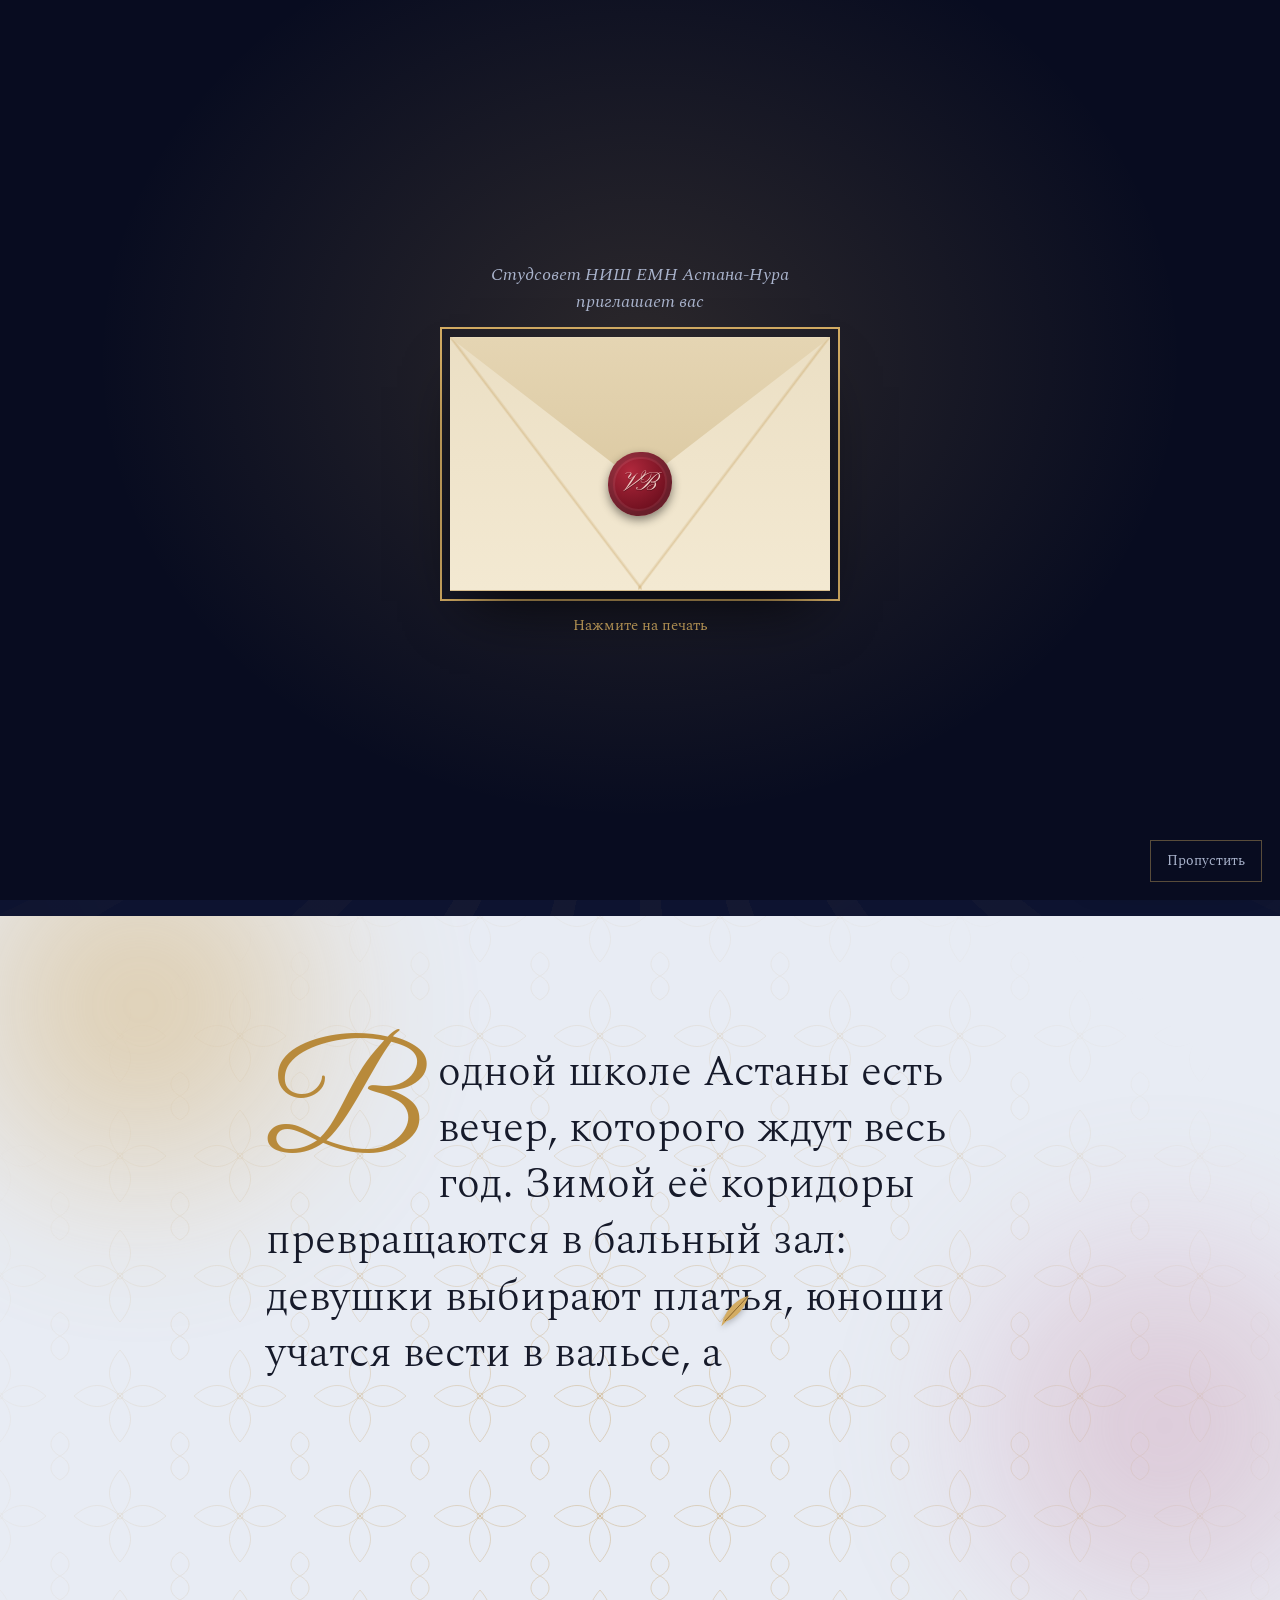
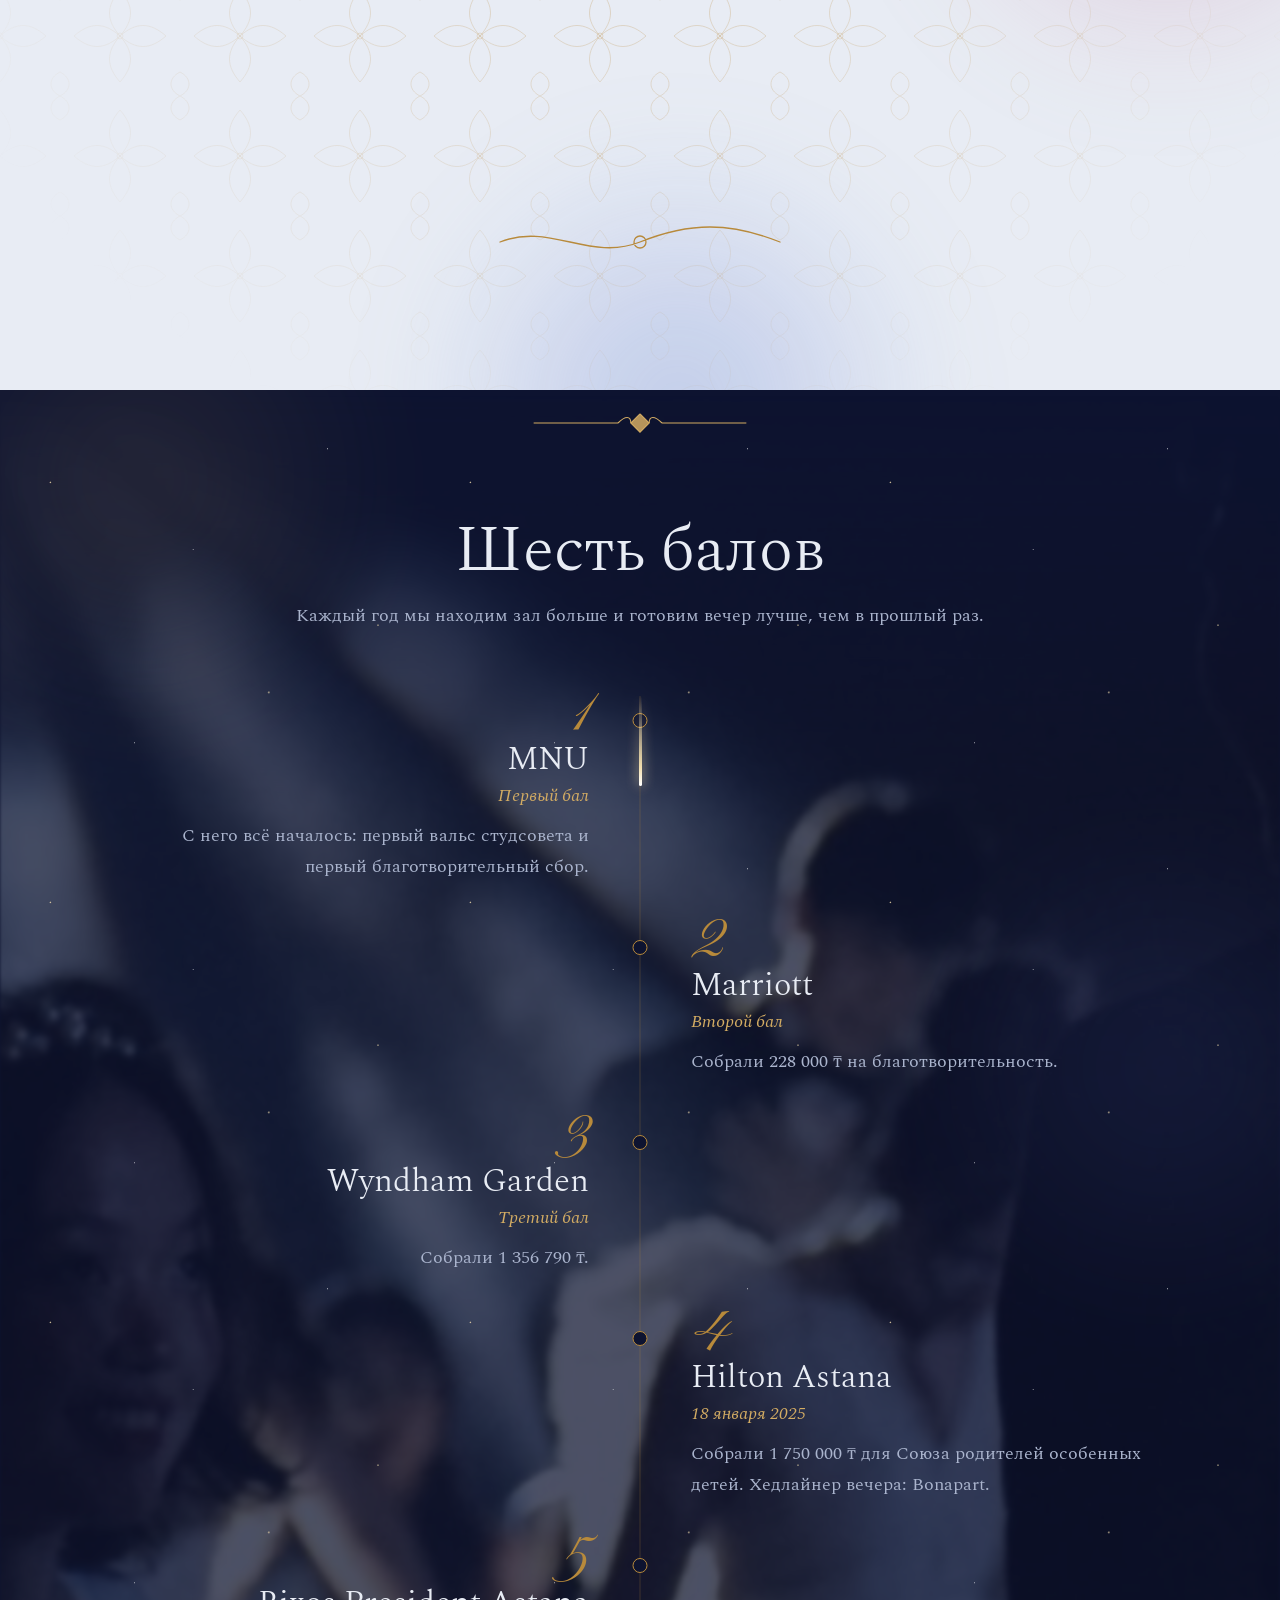
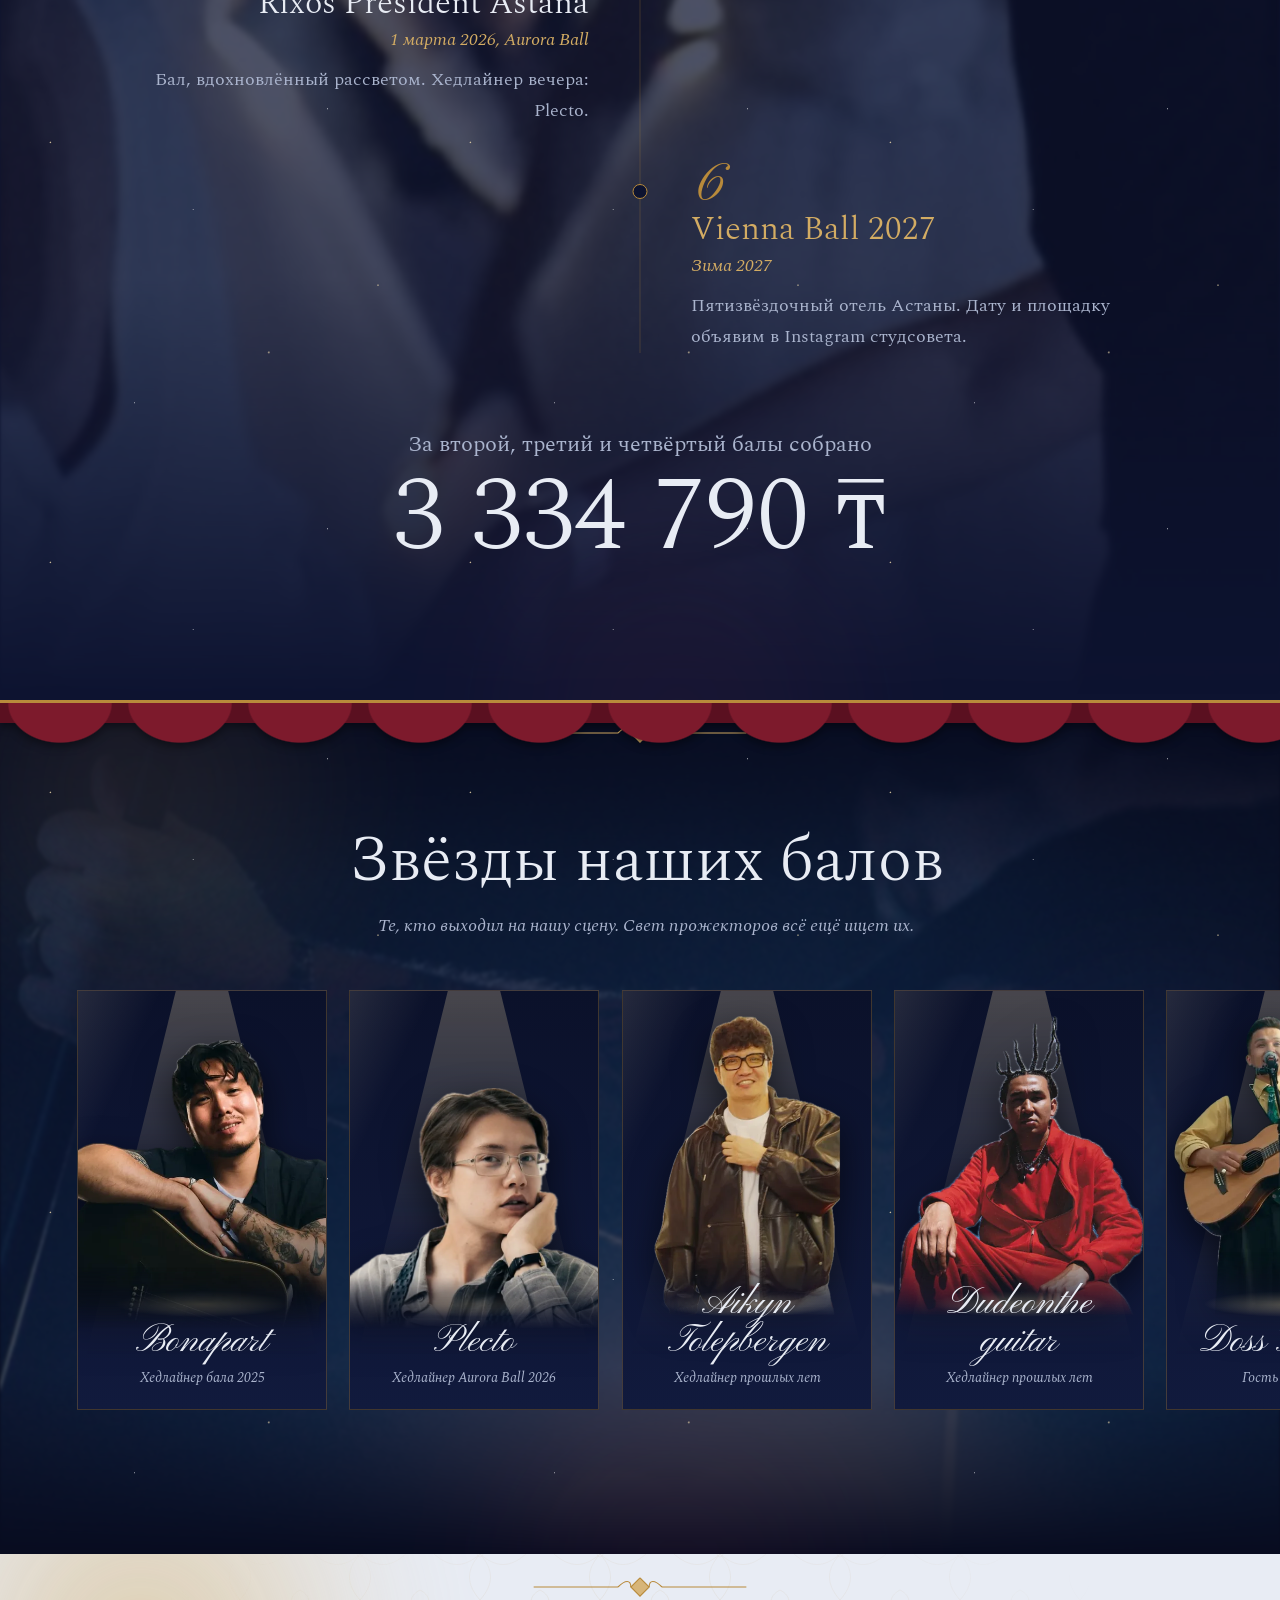
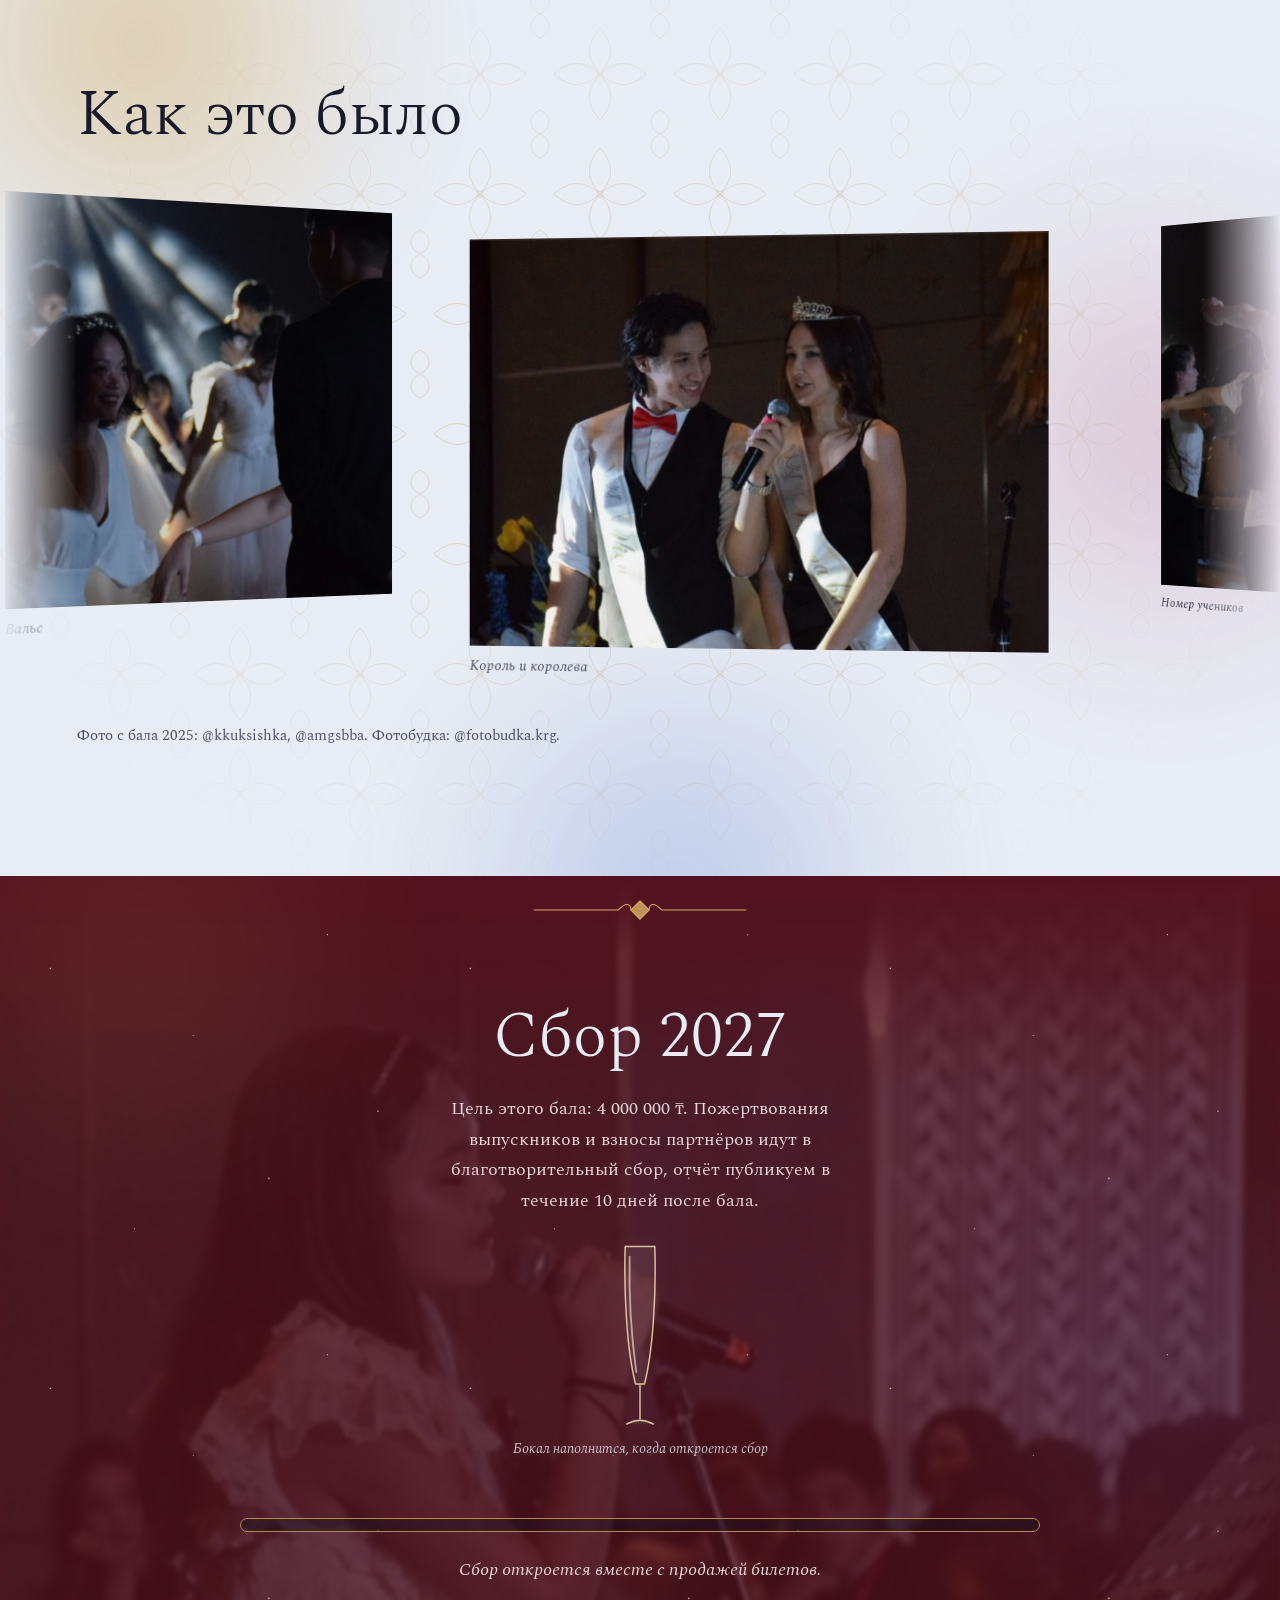
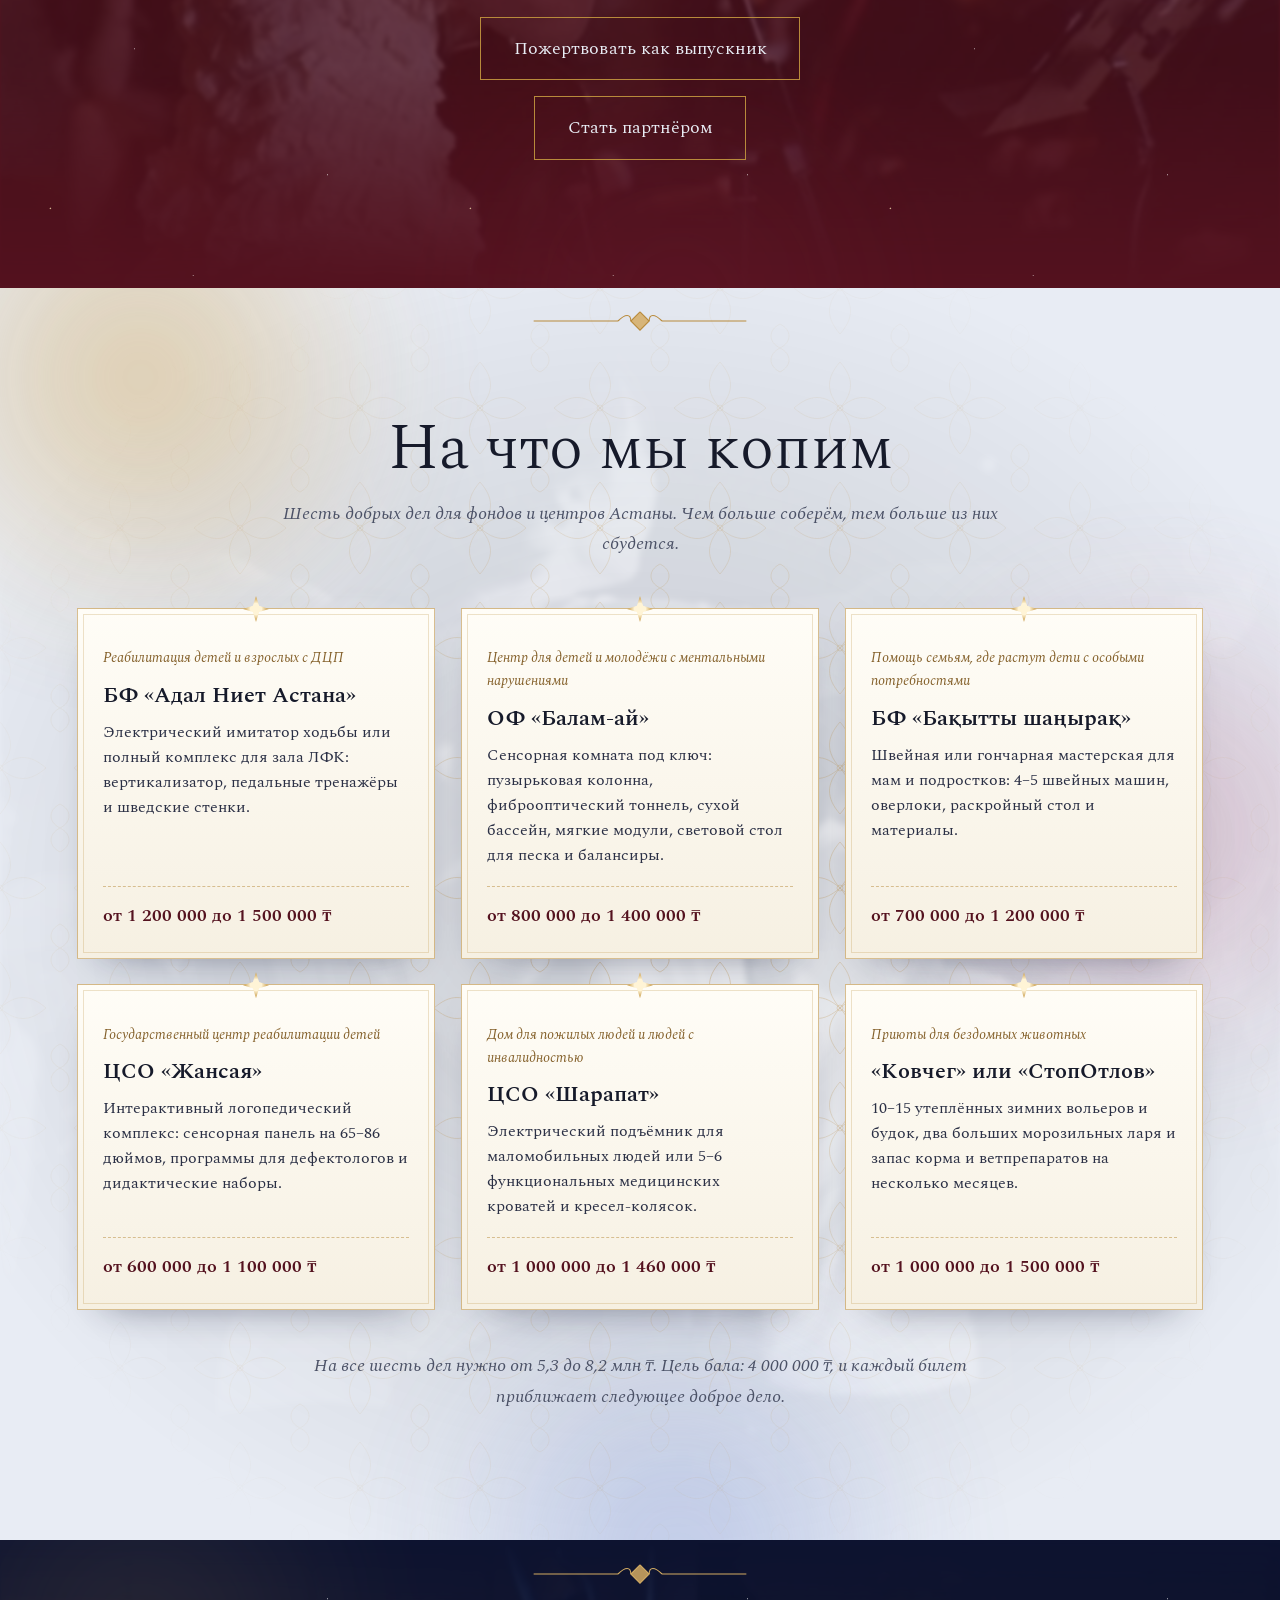
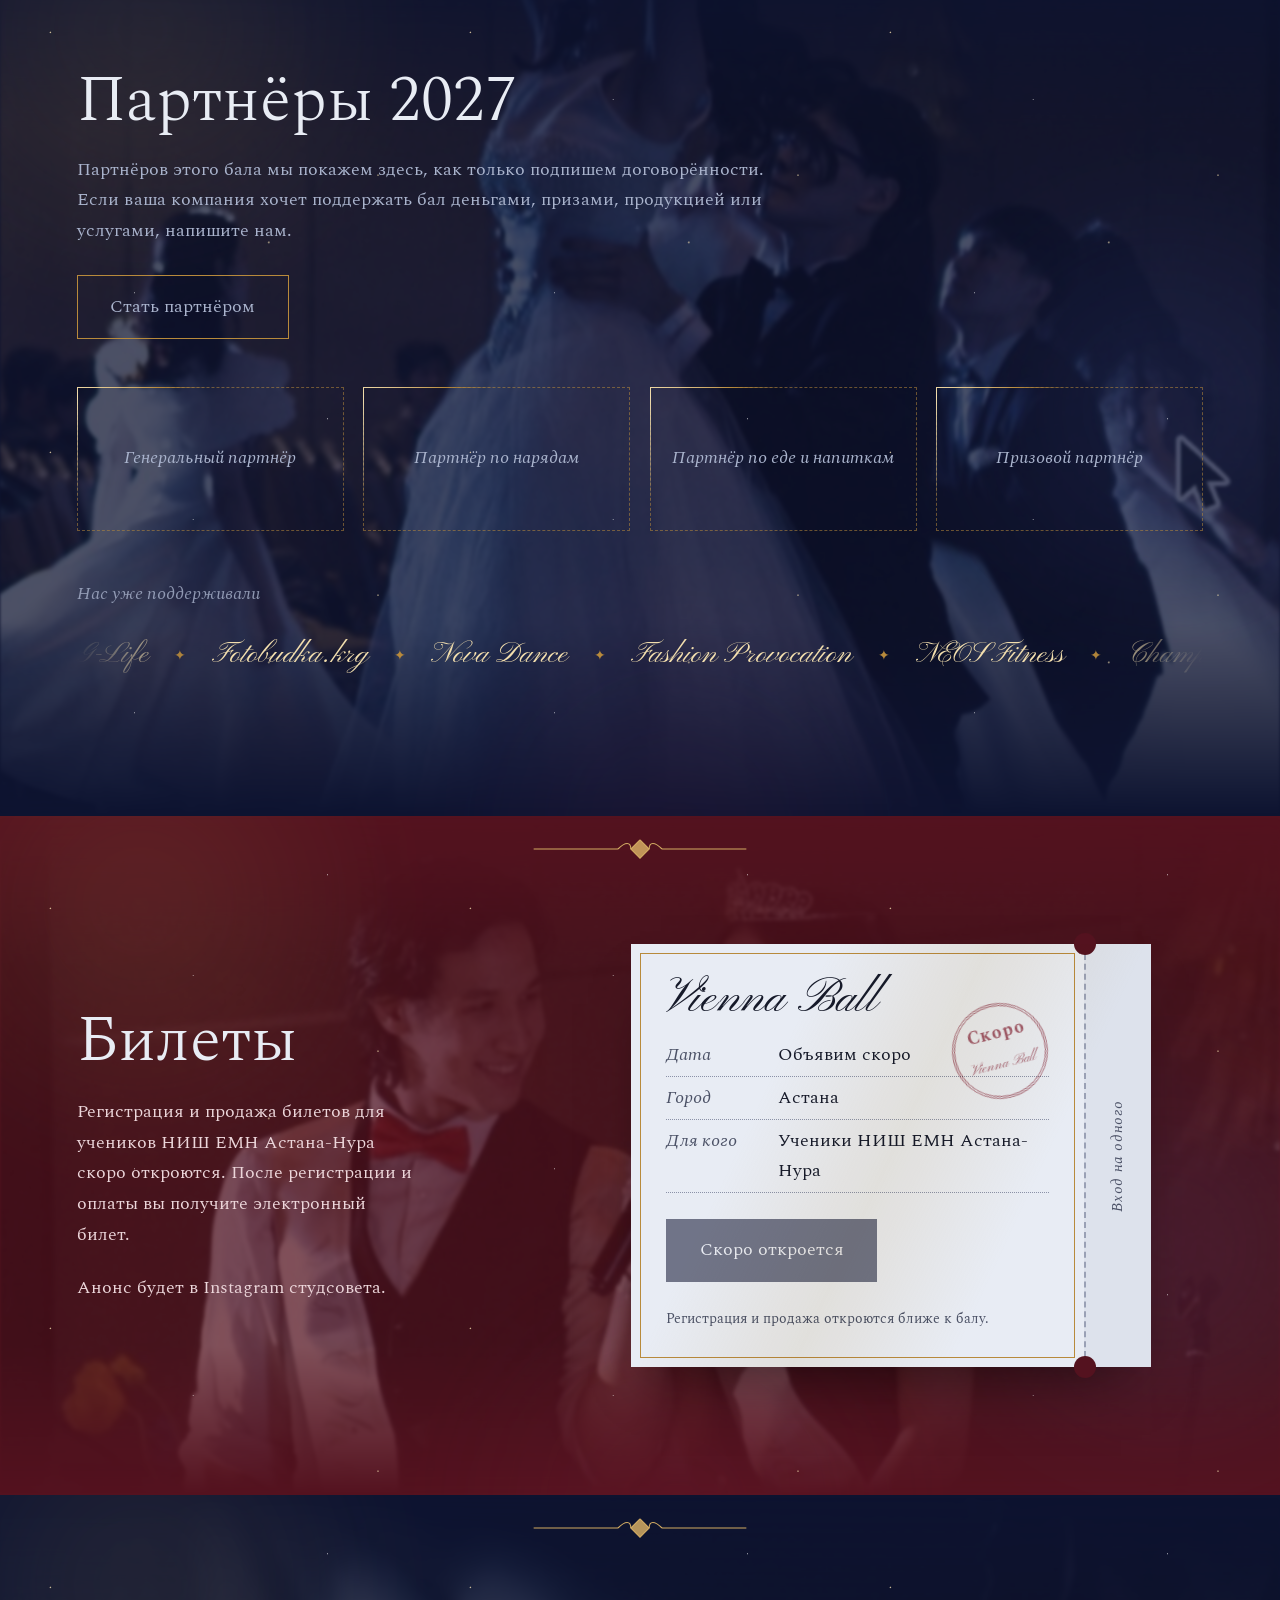
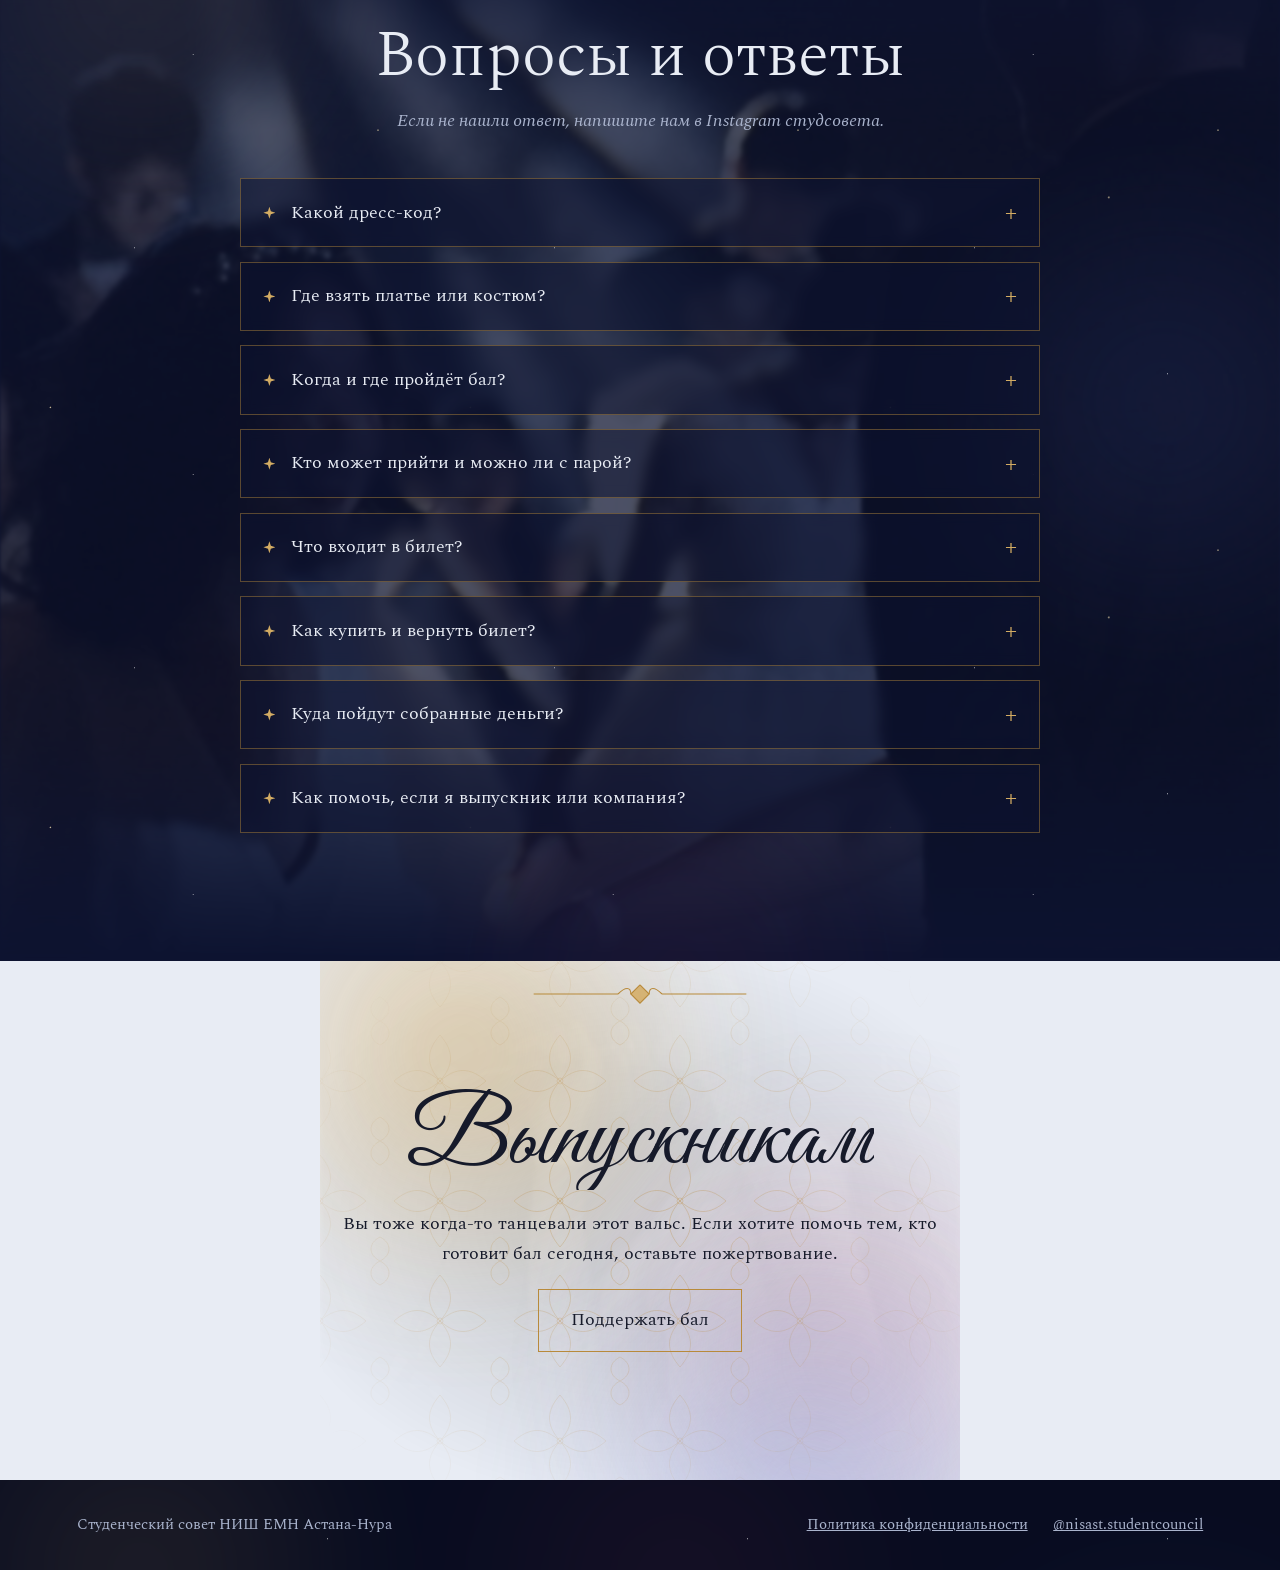
<file: index.html>
<!doctype html>
<html lang="ru">
<head>
  <meta charset="utf-8">
  <meta name="viewport" content="width=device-width, initial-scale=1">
  <title>Vienna Ball 2027</title>
  <link rel="icon" href="img/favicon.svg" type="image/svg+xml">
  <link rel="icon" href="img/favicon-32.png" sizes="32x32" type="image/png">
  <link rel="apple-touch-icon" href="img/icon-180.png">
  <meta name="theme-color" content="#0d1330">
  <meta property="og:type" content="website">
  <meta property="og:site_name" content="Vienna Ball 2027">
  <meta property="og:title" content="Vienna Ball 2027">
  <meta property="og:description" content="Благотворительный Венский бал студсовета НИШ ЕМН Астана-Нура. Зима 2027, Астана. Вальс, артисты и шесть добрых дел для фондов города.">
  <meta property="og:url" content="https://asstryvenn.github.io/vienna-ball-2027/">
  <meta property="og:image" content="https://asstryvenn.github.io/vienna-ball-2027/img/og.jpg">
  <meta property="og:image:width" content="1200">
  <meta property="og:image:height" content="630">
  <meta property="og:locale" content="ru_RU">
  <meta name="twitter:card" content="summary_large_image">
  <meta name="twitter:image" content="https://asstryvenn.github.io/vienna-ball-2027/img/og.jpg">
  <meta name="description" content="Благотворительный Венский бал студсовета НИШ ЕМН Астана-Нура. История балов, сбор 2027 года, билеты для учеников, партнёры и пожертвования выпускников.">
  <meta name="referrer" content="strict-origin-when-cross-origin">
  <link rel="preconnect" href="https://fonts.googleapis.com">
  <link rel="preconnect" href="https://fonts.gstatic.com" crossorigin>
  <link href="https://fonts.googleapis.com/css2?family=Great+Vibes&family=Pinyon+Script&family=PT+Serif:ital,wght@0,400;0,700;1,400&family=Spectral:ital,wght@0,300;0,400;0,600;1,300;1,400&display=swap" rel="stylesheet">
  <link rel="stylesheet" href="main.css?v=15">
  <link rel="stylesheet" href="magic.css?v=15">
  <link rel="stylesheet" href="ball.css?v=15">
</head>
<body>

<canvas class="dust" id="dust" aria-hidden="true"></canvas>

<header class="bar">
  <a class="mark" href="#top" aria-label="Vienna Ball, в начало страницы">Vienna Ball</a>
  <nav aria-label="Разделы">
    <a href="#history">История</a>
    <a href="#artists">Артисты</a>
    <a href="#fund">Сбор</a>
    <a href="#wishes">Цели</a>
    <a href="#tickets">Билеты</a>
    <a href="#faq">Вопросы</a>
    <a href="#partners">Партнёры</a>
    <a href="alumni.html">Выпускникам</a>
  </nav>
</header>

<main>

  <section class="hero" id="top">
    <div class="rays" aria-hidden="true"></div>
    <canvas class="glints" id="glints" aria-hidden="true"></canvas>
    <div class="spot" aria-hidden="true"></div>
    <div class="hero-inner">
      <div class="hero-copy">
        <p class="beat"><span class="dots" aria-hidden="true"><i></i><i></i><i></i></span>Зима 2027, Астана</p>
        <h1 class="title">
          <span class="ink shine">Vienna Ball</span>
          <svg class="swash" viewBox="0 0 520 60" aria-hidden="true" focusable="false"><path d="M6 40 C 90 8, 170 58, 262 30 S 430 4, 514 34"/></svg>
        </h1>
        <p class="lede">Ежегодный благотворительный бал студсовета НИШ ЕМН Астана-Нура. Вальс, живая музыка и один вечер, ради которого школа готовится всю зиму.</p>
        <p class="soon-line">Дату и площадку объявим скоро</p>
        <p class="actions">
          <a class="btn solid" href="#tickets">Билеты: скоро</a>
          <a class="textlink" href="#history">История бала</a>
        </p>
      </div>
      <figure class="hero-photo">
        <div class="frame"><img src="img/waltz-hero.jpg" alt="Пара танцует вальс, девушка в белом платье поднимает руки" width="800" height="800"></div>
        <figcaption>Венский бал 2025, Hilton Astana</figcaption>
      </figure>
    </div>
  </section>

  <section class="intro">
    <p class="rv tale">В одной школе Астаны есть вечер, которого ждут весь год. Зимой её коридоры превращаются в бальный зал: девушки выбирают платья, юноши учатся вести в вальсе, а студсовет до поздней ночи ищет музыку, свет и добрых волшебников, которые помогут. И когда звучат первые три такта, сказка становится настоящей: каждый билет и каждое пожертвование превращаются в чью-то помощь.</p>
    <svg class="flourish" viewBox="0 0 300 40" aria-hidden="true" focusable="false"><path d="M10 20 C 60 0, 100 40, 150 20 S 240 0, 290 20 M150 20 m-6 0 a6 6 0 1 0 12 0 a6 6 0 1 0 -12 0"/></svg>
  </section>

  <section class="history" id="history">
    <div class="history-head rv">
      <h2>Шесть балов</h2>
      <p>Каждый год мы находим зал больше и готовим вечер лучше, чем в прошлый раз.</p>
    </div>
    <ol class="timeline" id="timeline">
      <li class="tl"><div class="tl-card"><span class="num">1</span><h3>MNU</h3><p class="when">Первый бал</p><p>С него всё началось: первый вальс студсовета и первый благотворительный сбор.</p></div></li>
      <li class="tl"><div class="tl-card"><span class="num">2</span><h3>Marriott</h3><p class="when">Второй бал</p><p>Собрали 228 000 ₸ на благотворительность.</p></div></li>
      <li class="tl"><div class="tl-card"><span class="num">3</span><h3>Wyndham Garden</h3><p class="when">Третий бал</p><p>Собрали 1 356 790 ₸.</p></div></li>
      <li class="tl"><div class="tl-card"><span class="num">4</span><h3>Hilton Astana</h3><p class="when">18 января 2025</p><p>Собрали 1 750 000 ₸ для Союза родителей особенных детей. Хедлайнер вечера: Bonapart.</p></div></li>
      <li class="tl"><div class="tl-card"><span class="num">5</span><h3>Rixos President Astana</h3><p class="when">1 марта 2026, Aurora Ball</p><p>Бал, вдохновлённый рассветом. Хедлайнер вечера: Plecto.</p></div></li>
      <li class="tl next"><div class="tl-card"><span class="num">6</span><h3>Vienna Ball 2027</h3><p class="when">Зима 2027</p><p>Пятизвёздочный отель Астаны. Дату и площадку объявим в Instagram студсовета.</p></div></li>
    </ol>
    <p class="total rv">За второй, третий и четвёртый балы собрано <b><span id="total" data-to="3334790">3 334 790</span> ₸</b></p>
  </section>

  <section class="stars" id="artists">
    <div class="stars-head rv">
      <h2>Звёзды наших балов</h2>
      <p>Те, кто выходил на нашу сцену. Свет прожекторов всё ещё ищет их.</p>
    </div>
    <ul class="stage" aria-label="Артисты прошлых балов">
      <li class="artist"><span class="cone" aria-hidden="true"></span><span class="floor" aria-hidden="true"></span><img class="cutout wide" src="img/artists/bonapart.webp" alt="Bonapart с гитарой" loading="lazy"><div class="who"><p class="a-name">Bonapart</p><p class="a-when">Хедлайнер бала 2025</p></div></li>
      <li class="artist"><span class="cone" aria-hidden="true"></span><span class="floor" aria-hidden="true"></span><img class="cutout wide" src="img/artists/plecto.webp" alt="Plecto" loading="lazy"><div class="who"><p class="a-name">Plecto</p><p class="a-when">Хедлайнер Aurora Ball 2026</p></div></li>
      <li class="artist"><span class="cone" aria-hidden="true"></span><span class="floor" aria-hidden="true"></span><img class="cutout" src="img/artists/aikyn.webp" alt="Aikyn Tolepbergen" loading="lazy"><div class="who"><p class="a-name">Aikyn Tolepbergen</p><p class="a-when">Хедлайнер прошлых лет</p></div></li>
      <li class="artist"><span class="cone" aria-hidden="true"></span><span class="floor" aria-hidden="true"></span><img class="cutout" src="img/artists/dudeontheguitar.webp" alt="Dudeonthe guitar" loading="lazy"><div class="who"><p class="a-name">Dudeonthe guitar</p><p class="a-when">Хедлайнер прошлых лет</p></div></li>
      <li class="artist"><span class="cone" aria-hidden="true"></span><span class="floor" aria-hidden="true"></span><img class="cutout" src="img/artists/doss-normat.webp" alt="Doss Normat с гитарой у микрофона" loading="lazy"><div class="who"><p class="a-name">Doss Normat</p><p class="a-when">Гость бала 2025</p></div></li>
      <li class="artist"><span class="cone" aria-hidden="true"></span><span class="floor" aria-hidden="true"></span><div class="who"><p class="a-name">Nova Dance</p><p class="a-when">Танцевальная группа, 2025 и 2026</p></div></li>
      <li class="artist"><span class="cone" aria-hidden="true"></span><span class="floor" aria-hidden="true"></span><img class="cutout" src="img/artists/darkhan-juzz.webp" alt="Darkhan Juzz с гитарой на плече" loading="lazy"><div class="who"><p class="a-name">Darkhan Juzz</p><p class="a-when">Хедлайнер прошлых лет. Светлая память</p></div></li>
    </ul>
  </section>

  <section class="gallery" id="gallery">
    <h2 class="rv">Как это было</h2>
    <div class="strip" tabindex="0" aria-label="Фотографии с Венского бала 2025">
      <div class="track">
        <figure><img src="img/waltz-night.jpg" alt="Девушка в белом платье во время вальса"><figcaption>Вальс</figcaption></figure>
        <figure><img src="img/king-queen.jpg" alt="Король и королева бала на сцене с лентами"><figcaption>Король и королева</figcaption></figure>
        <figure><img src="img/performance.jpg" alt="Ученики танцуют на сцене в белых футболках"><figcaption>Номер учеников</figcaption></figure>
        <figure><img src="img/violin.jpg" alt="Девушка поёт и играет на скрипке"><figcaption>Скрипка</figcaption></figure>
        <figure><img src="img/concert.jpg" alt="Музыкант на сцене в синем свете"><figcaption>Хедлайнер</figcaption></figure>
        <figure><img src="img/vocal.jpg" alt="Девушка поёт в красном свете"><figcaption>Вокал</figcaption></figure>
        <figure><img src="img/photobooth.jpg" alt="Снимки гостей из фотобудки"><figcaption>Фотобудка</figcaption></figure>
      </div>
    </div>
    <p class="credits">Фото с бала 2025: @kkuksishka, @amgsbba. Фотобудка: @fotobudka.krg.</p>
  </section>

  <section class="fund" id="fund">
    <div class="fund-inner rv">
      <h2>Сбор 2027</h2>
      <p>Цель этого бала: 4 000 000 ₸. Пожертвования выпускников и взносы партнёров идут в благотворительный сбор, отчёт публикуем в течение 10 дней после бала.</p>
      <div class="meter" id="fund-meter" role="progressbar" aria-label="Собрано из цели 4 000 000 тенге" aria-valuemin="0" aria-valuemax="4000000" aria-valuenow="0">
        <div class="meter-fill" id="fund-fill"><span class="meter-glow"></span></div>
      </div>
      <p class="fund-figures" id="fund-figs" hidden><b id="fund-raised">0</b> ₸ <span>из 4 000 000 ₸</span></p>
      <p class="fund-note" id="fund-note">Сбор откроется вместе с продажей билетов.</p>
      <p class="actions">
        <a class="btn light" href="alumni.html">Пожертвовать как выпускник</a>
        <a class="btn light" href="#partners">Стать партнёром</a>
      </p>
    </div>
  </section>

  <section class="wishes" id="wishes">
    <div class="wishes-head rv">
      <h2>На что мы копим</h2>
      <p>Шесть добрых дел для фондов и центров Астаны. Чем больше соберём, тем больше из них сбудется.</p>
    </div>
    <ul class="wish-list">
      <li class="wish">
        <p class="w-kind">Реабилитация детей и взрослых с ДЦП</p>
        <h3>БФ «Адал Ниет Астана»</h3>
        <p class="w-buy">Электрический имитатор ходьбы или полный комплекс для зала ЛФК: вертикализатор, педальные тренажёры и шведские стенки.</p>
        <p class="w-sum">от 1 200 000 до 1 500 000 ₸</p>
      </li>
      <li class="wish">
        <p class="w-kind">Центр для детей и молодёжи с ментальными нарушениями</p>
        <h3>ОФ «Балам-ай»</h3>
        <p class="w-buy">Сенсорная комната под ключ: пузырьковая колонна, фиброоптический тоннель, сухой бассейн, мягкие модули, световой стол для песка и балансиры.</p>
        <p class="w-sum">от 800 000 до 1 400 000 ₸</p>
      </li>
      <li class="wish">
        <p class="w-kind">Помощь семьям, где растут дети с особыми потребностями</p>
        <h3>БФ «Бақытты шаңырақ»</h3>
        <p class="w-buy">Швейная или гончарная мастерская для мам и подростков: 4–5 швейных машин, оверлоки, раскройный стол и материалы.</p>
        <p class="w-sum">от 700 000 до 1 200 000 ₸</p>
      </li>
      <li class="wish">
        <p class="w-kind">Государственный центр реабилитации детей</p>
        <h3>ЦСО «Жансая»</h3>
        <p class="w-buy">Интерактивный логопедический комплекс: сенсорная панель на 65–86 дюймов, программы для дефектологов и дидактические наборы.</p>
        <p class="w-sum">от 600 000 до 1 100 000 ₸</p>
      </li>
      <li class="wish">
        <p class="w-kind">Дом для пожилых людей и людей с инвалидностью</p>
        <h3>ЦСО «Шарапат»</h3>
        <p class="w-buy">Электрический подъёмник для маломобильных людей или 5–6 функциональных медицинских кроватей и кресел-колясок.</p>
        <p class="w-sum">от 1 000 000 до 1 460 000 ₸</p>
      </li>
      <li class="wish">
        <p class="w-kind">Приюты для бездомных животных</p>
        <h3>«Ковчег» или «СтопОтлов»</h3>
        <p class="w-buy">10–15 утеплённых зимних вольеров и будок, два больших морозильных ларя и запас корма и ветпрепаратов на несколько месяцев.</p>
        <p class="w-sum">от 1 000 000 до 1 500 000 ₸</p>
      </li>
    </ul>
    <p class="wish-total rv">На все шесть дел нужно от 5,3 до 8,2 млн ₸. Цель бала: 4 000 000 ₸, и каждый билет приближает следующее доброе дело.</p>
  </section>

  <section class="partners" id="partners">
    <div class="partners-copy rv">
      <h2>Партнёры 2027</h2>
      <p>Партнёров этого бала мы покажем здесь, как только подпишем договорённости. Если ваша компания хочет поддержать бал деньгами, призами, продукцией или услугами, напишите нам.</p>
      <p class="actions"><a class="btn" href="https://www.instagram.com/nisast.studentcouncil/" target="_blank" rel="noopener noreferrer">Стать партнёром</a></p>
    </div>
    <ul class="slots" aria-label="Места для партнёров">
      <li>Генеральный партнёр</li>
      <li>Партнёр по нарядам</li>
      <li>Партнёр по еде и напиткам</li>
      <li>Призовой партнёр</li>
    </ul>
    <p class="past rv">Нас уже поддерживали: G-Life, Fotobudka.krg, Nova Dance, Fashion Provocation, NEOS Fitness, Champion Fitness, StepByStep.</p>
  </section>

  <section class="tickets" id="tickets">
    <div class="tickets-copy rv">
      <h2>Билеты</h2>
      <p>Регистрация и продажа билетов для учеников НИШ ЕМН Астана-Нура скоро откроются. После регистрации и оплаты вы получите электронный билет.</p>
      <p>Анонс будет в Instagram студсовета.</p>
    </div>
    <div class="ticket" id="ticket">
      <div class="t-main">
        <p class="t-name">Vienna Ball</p>
        <dl class="t-rows">
          <div><dt>Дата</dt><dd>Объявим скоро</dd></div>
          <div><dt>Город</dt><dd>Астана</dd></div>
          <div><dt>Для кого</dt><dd>Ученики НИШ ЕМН Астана-Нура</dd></div>
        </dl>
        <a class="btn solid dark" id="ticket-btn" href="#tickets" target="_blank" rel="noopener noreferrer">Зарегистрироваться</a>
        <p class="t-note" id="ticket-note"></p>
      </div>
      <div class="t-stub" aria-hidden="true"><span>Вход на одного</span></div>
    </div>
  </section>

  <section class="faq" id="faq">
    <div class="faq-head rv">
      <h2>Вопросы и ответы</h2>
      <p>Если не нашли ответ, напишите нам в Instagram студсовета.</p>
    </div>
    <div class="faq-list">
      <details class="qa">
        <summary>Какой дресс-код?</summary>
        <div class="qa-a"><p>Вечерний. Девушки приходят в длинных вечерних платьях, без мини. Юноши в костюмах или смокингах. Участницы вальса танцуют в белых платьях.</p><p>Рекомендуемые цвета и оттенки объявим, когда станет известен отель, чтобы образы сочетались с залом.</p></div>
      </details>
      <details class="qa">
        <summary>Где взять платье или костюм?</summary>
        <div class="qa-a"><p>Мы договариваемся с салонами о специальных условиях для гостей бала. Партнёров по нарядам покажем на этом сайте и в Instagram студсовета.</p></div>
      </details>
      <details class="qa">
        <summary>Когда и где пройдёт бал?</summary>
        <div class="qa-a"><p>Зимой 2027 года в пятизвёздочном отеле Астаны. Точную дату, время начала и площадку объявим в Instagram студсовета, а на сайте сразу запустится обратный отсчёт.</p></div>
      </details>
      <details class="qa">
        <summary>Кто может прийти и можно ли с парой?</summary>
        <div class="qa-a"><p>Билеты продаются ученикам НИШ ЕМН Астана-Нура. Правила для гостей из других школ объявим вместе с началом продаж.</p></div>
      </details>
      <details class="qa">
        <summary>Что входит в билет?</summary>
        <div class="qa-a"><p>Вход на весь вечер: вальс открытия, выступления артистов и учеников, игры с призами от партнёров, фуршет, выбор Mister и Miss Vienna и дискотека. Цену объявим вместе с началом продаж.</p></div>
      </details>
      <details class="qa">
        <summary>Как купить и вернуть билет?</summary>
        <div class="qa-a"><p>Билеты будут продаваться через билетный сервис: Kaspi или Ticketon. Ссылка появится на кнопке «Билеты». Условия возврата будут указаны на странице продажи.</p></div>
      </details>
      <details class="qa">
        <summary>Куда пойдут собранные деньги?</summary>
        <div class="qa-a"><p>На добрые дела для фондов и центров Астаны, их список есть в разделе <a href="#wishes">«На что мы копим»</a>. Отчёт о сборе публикуем в течение 10 дней после бала.</p></div>
      </details>
      <details class="qa">
        <summary>Как помочь, если я выпускник или компания?</summary>
        <div class="qa-a"><p>Выпускники могут оставить пожертвование на <a href="alumni.html">странице для выпускников</a>. Компании могут стать партнёрами: напишите нам в Instagram <a href="https://www.instagram.com/nisast.studentcouncil/" target="_blank" rel="noopener noreferrer">@nisast.studentcouncil</a>.</p></div>
      </details>
    </div>
  </section>

  <section class="alumni">
    <div class="rv">
      <h2 class="shine">Выпускникам</h2>
      <p>Вы тоже когда-то танцевали этот вальс. Если хотите помочь тем, кто готовит бал сегодня, оставьте пожертвование.</p>
      <p class="actions"><a class="btn" href="alumni.html">Поддержать бал</a></p>
    </div>
  </section>

</main>

<footer>
  <p>Студенческий совет НИШ ЕМН Астана-Нура</p>
  <p class="foot-links"><a href="privacy.html">Политика конфиденциальности</a><a href="https://www.instagram.com/nisast.studentcouncil/" target="_blank" rel="noopener noreferrer">@nisast.studentcouncil</a></p>
</footer>

<script src="main.js?v=15"></script>
<script src="magic.js?v=15"></script>
<script src="ball.js?v=15"></script>
<script src="i18n.js?v=15"></script>
</body>
</html>
</file>
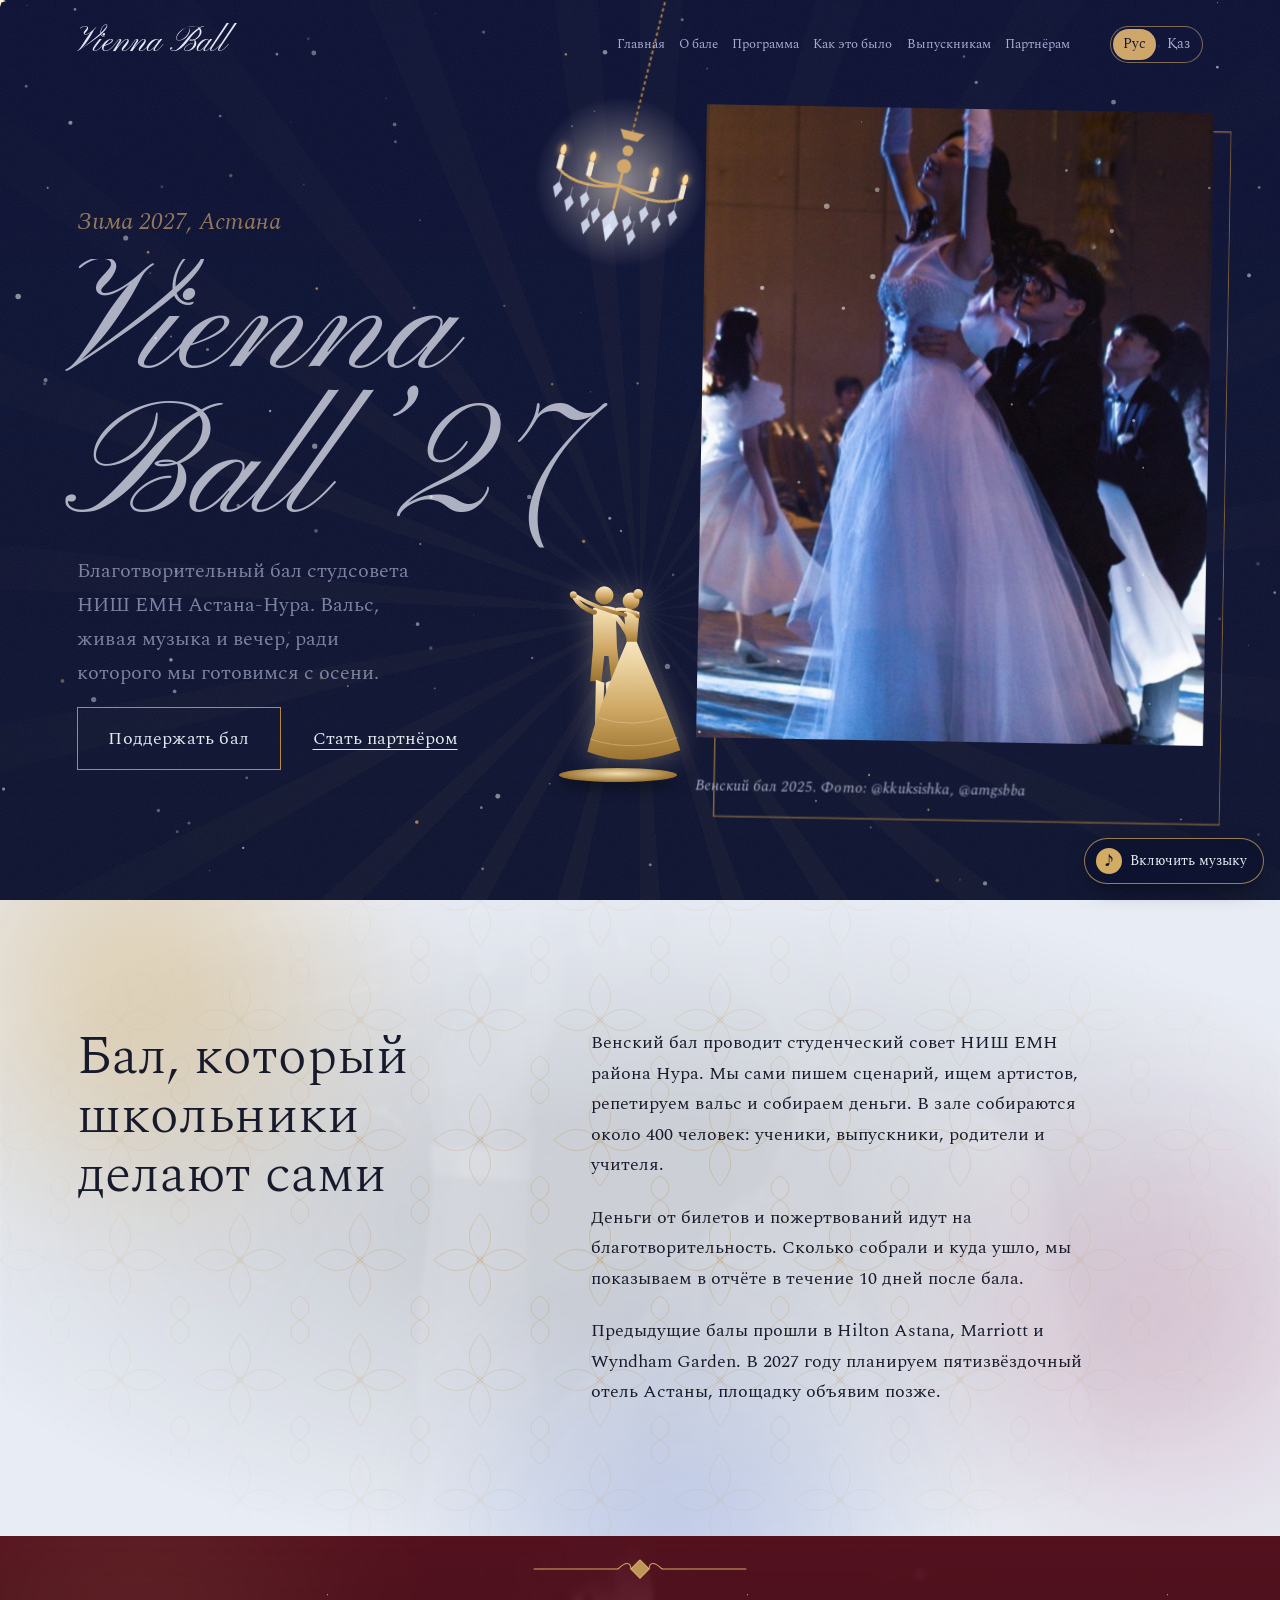
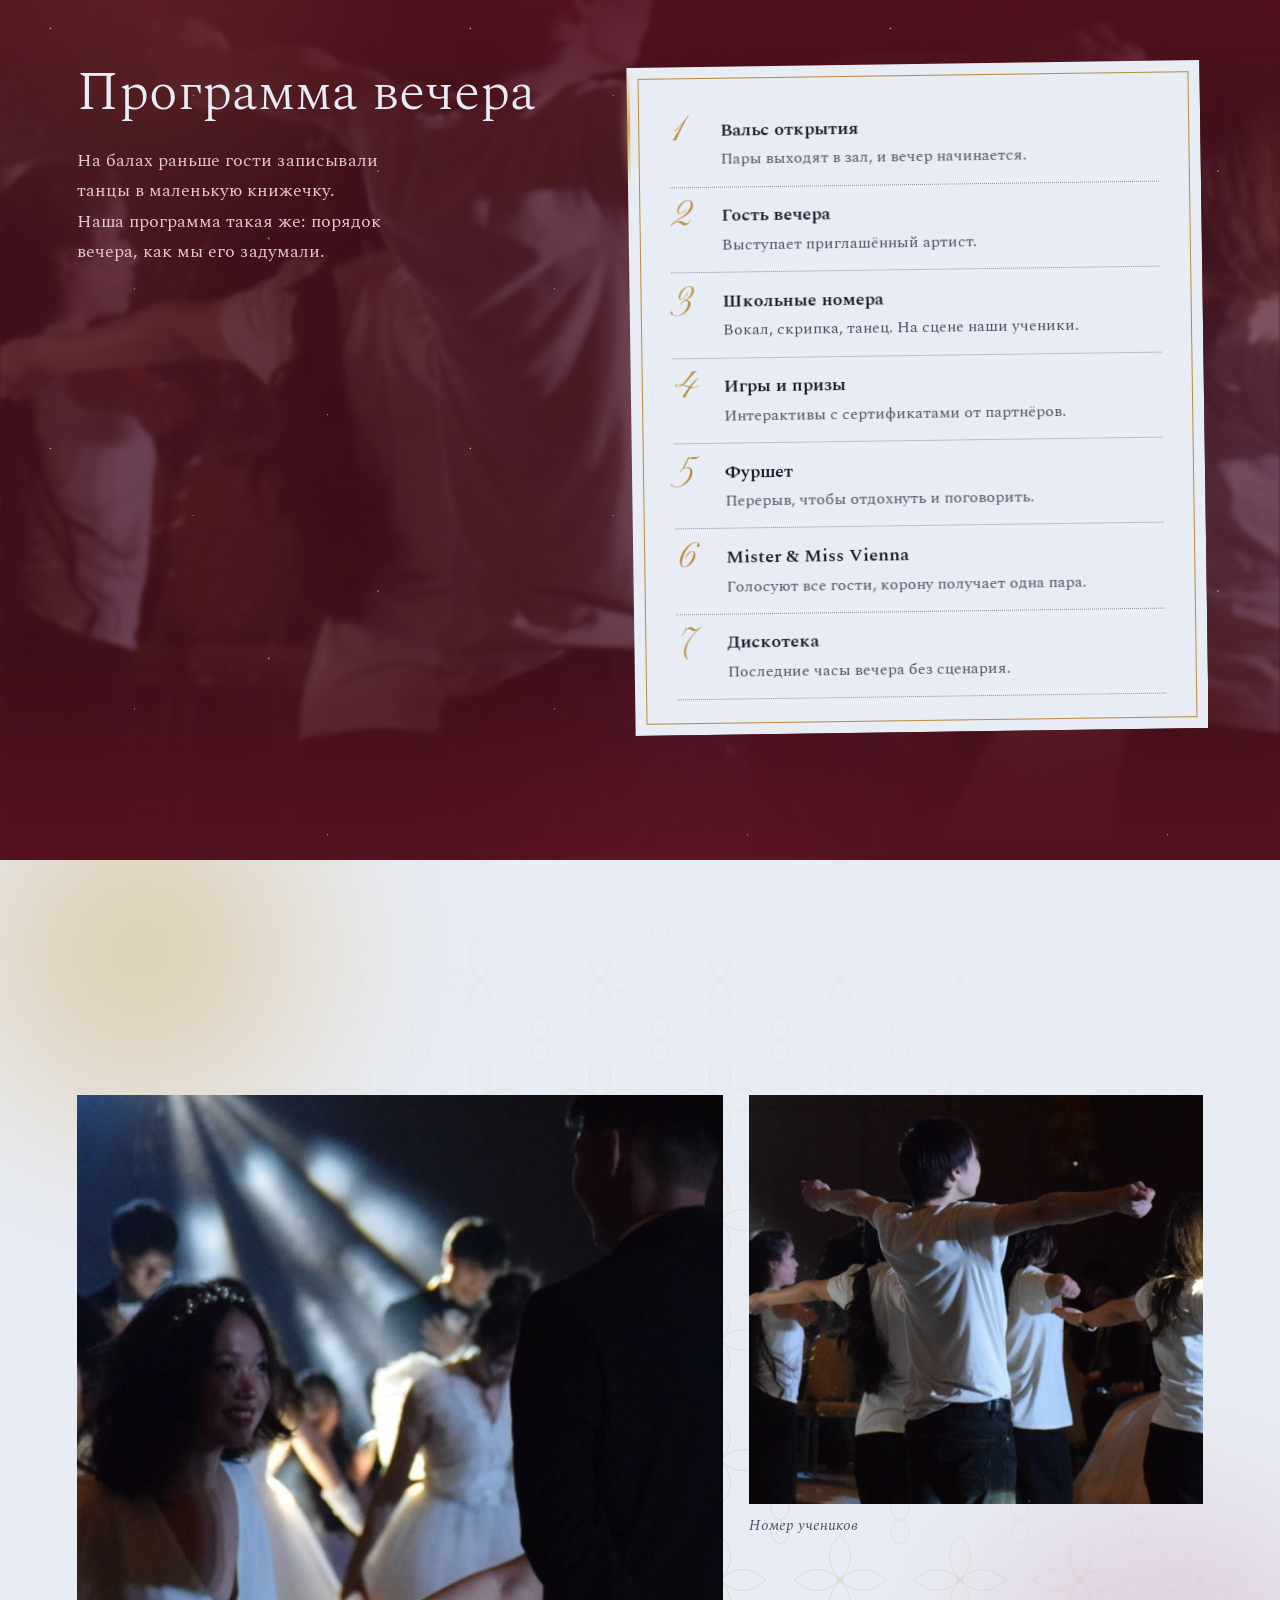
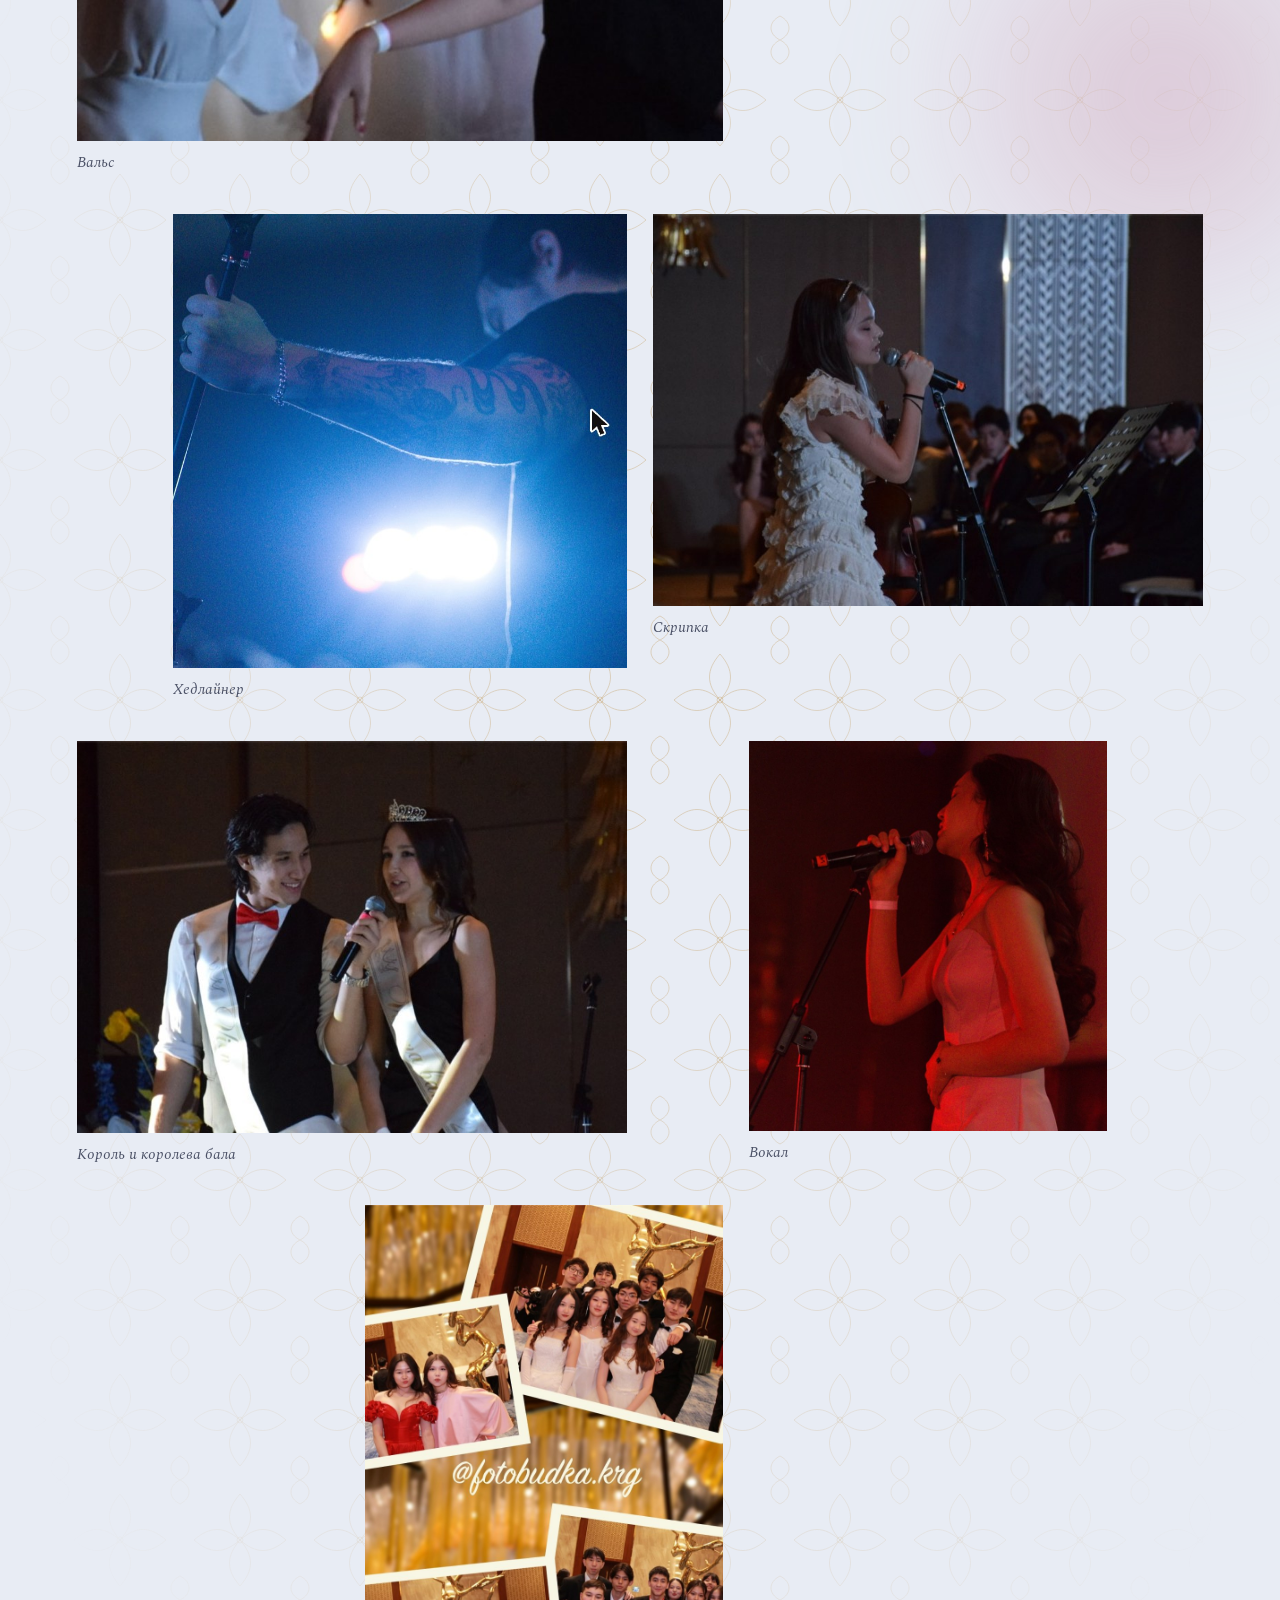
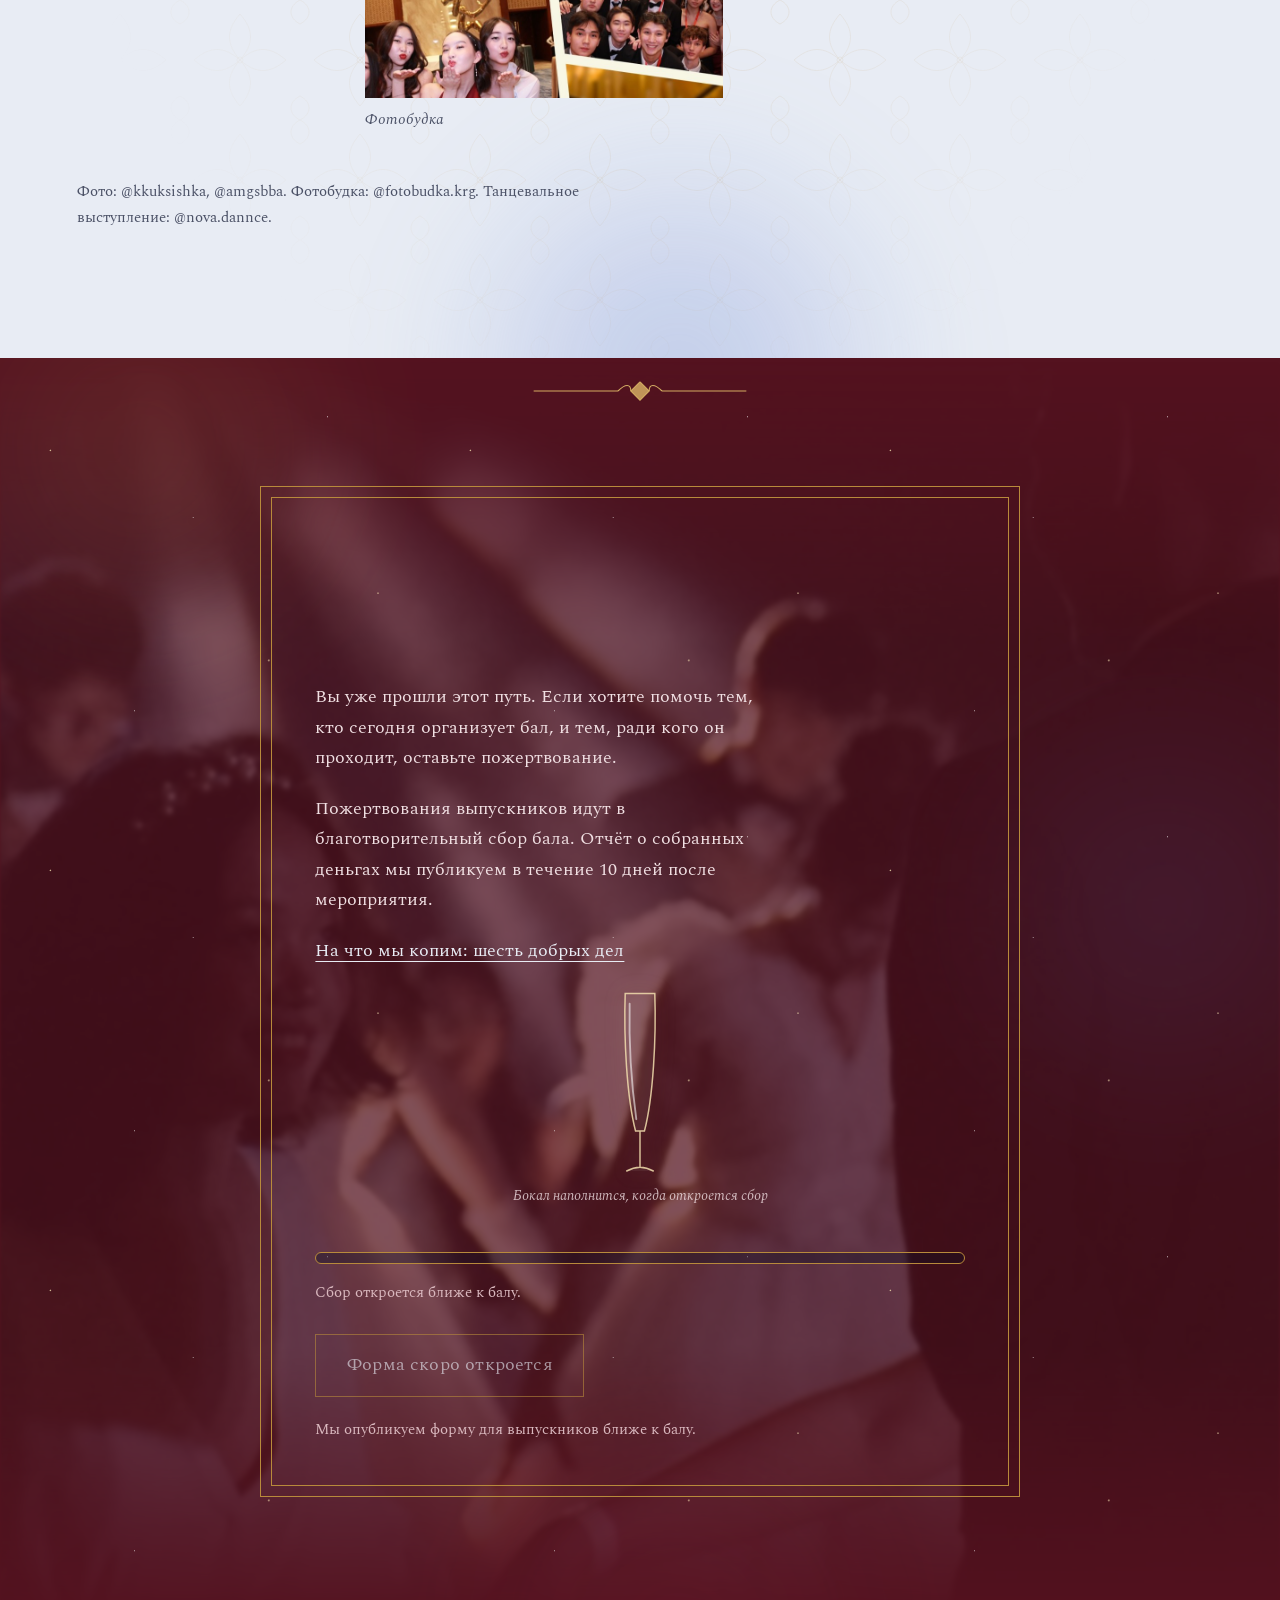
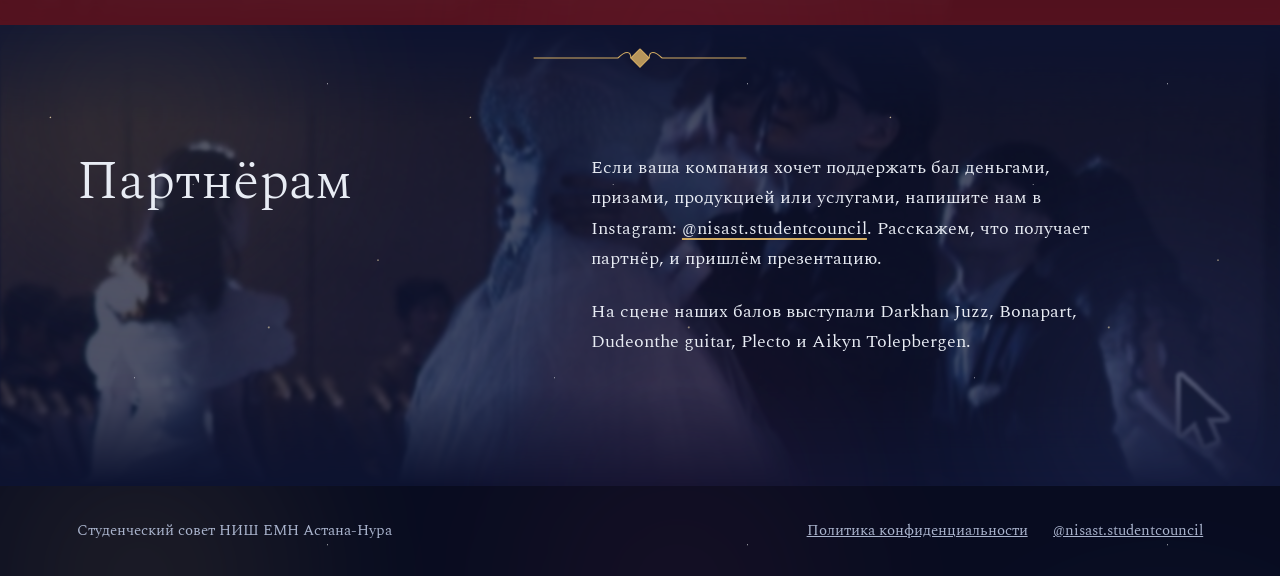
<file: alumni.html>
<!doctype html>
<html lang="ru">
<head>
  <meta charset="utf-8">
  <meta name="viewport" content="width=device-width, initial-scale=1">
  <title>Vienna Ball для выпускников</title>
  <link rel="icon" href="img/favicon.svg" type="image/svg+xml">
  <link rel="icon" href="img/favicon-32.png" sizes="32x32" type="image/png">
  <link rel="apple-touch-icon" href="img/icon-180.png">
  <meta name="theme-color" content="#0d1330">
  <meta property="og:type" content="website">
  <meta property="og:site_name" content="Vienna Ball 2027">
  <meta property="og:title" content="Vienna Ball 2027 для выпускников">
  <meta property="og:description" content="Выпускники НИШ ЕМН Астана-Нура, поддержите благотворительный Венский бал 2027.">
  <meta property="og:url" content="https://asstryvenn.github.io/vienna-ball-2027/alumni.html">
  <meta property="og:image" content="https://asstryvenn.github.io/vienna-ball-2027/img/og.jpg">
  <meta property="og:image:width" content="1200">
  <meta property="og:image:height" content="630">
  <meta property="og:locale" content="ru_RU">
  <meta name="twitter:card" content="summary_large_image">
  <meta name="twitter:image" content="https://asstryvenn.github.io/vienna-ball-2027/img/og.jpg">
  <meta name="description" content="Благотворительный Венский бал зимой 2027 в Астане. Бал студсовета НИШ ЕМН Астана-Нура. Выпускники могут поддержать бал пожертвованием.">
  <link rel="preconnect" href="https://fonts.googleapis.com">
  <link rel="preconnect" href="https://fonts.gstatic.com" crossorigin>
  <link href="https://fonts.googleapis.com/css2?family=Great+Vibes&family=Pinyon+Script&family=PT+Serif:ital,wght@0,400;0,700;1,400&family=Spectral:ital,wght@0,300;0,400;0,600;1,300;1,400&display=swap" rel="stylesheet">
  <link rel="stylesheet" href="style.css?v=15">
  <link rel="stylesheet" href="magic.css?v=15">
  <link rel="stylesheet" href="ball.css?v=15">
</head>
<body>

<canvas class="dust" id="dust" aria-hidden="true"></canvas>

<header class="top" id="top">
  <a class="mark" href="index.html" aria-label="Vienna Ball, на главную">Vienna Ball</a>
  <nav aria-label="Разделы">
    <a href="index.html">Главная</a>
    <a href="#about">О бале</a>
    <a href="#card">Программа</a>
    <a href="#recap">Как это было</a>
    <a href="#donate">Выпускникам</a>
    <a href="#partners">Партнёрам</a>
  </nav>
</header>

<main>

  <section class="hero">
    <div class="rays" aria-hidden="true"></div>
    <canvas class="glints" id="glints" aria-hidden="true"></canvas>
    <div class="hero-text">
      <p class="date">Зима 2027, Астана</p>
      <h1>Vienna Ball <span class="yr">’27</span></h1>
      <p class="lede">Благотворительный бал студсовета НИШ ЕМН Астана-Нура. Вальс, живая музыка и вечер, ради которого мы готовимся с осени.</p>
      <p class="actions">
        <a class="btn" href="#donate">Поддержать бал</a>
        <a class="textlink" href="#partners">Стать партнёром</a>
      </p>
    </div>
    <figure class="hero-photo">
      <img src="img/waltz-hero.jpg" alt="Пара танцует вальс в зале, девушка в белом платье поднимает руки" width="960" height="900">
      <figcaption>Венский бал 2025. Фото: @kkuksishka, @amgsbba</figcaption>
    </figure>
  </section>

  <section class="about" id="about">
    <h2 class="rv">Бал, который школьники делают сами</h2>
    <div class="prose rv">
      <p>Венский бал проводит студенческий совет НИШ ЕМН района Нура. Мы сами пишем сценарий, ищем артистов, репетируем вальс и собираем деньги. В зале собираются около 400 человек: ученики, выпускники, родители и учителя.</p>
      <p>Деньги от билетов и пожертвований идут на благотворительность. Сколько собрали и куда ушло, мы показываем в отчёте в течение 10 дней после бала.</p>
      <p>Предыдущие балы прошли в Hilton Astana, Marriott и Wyndham Garden. В 2027 году планируем пятизвёздочный отель Астаны, площадку объявим позже.</p>
    </div>
  </section>

  <section class="velvet" id="card">
    <div class="card-wrap rv">
      <div class="card-intro">
        <h2>Программа вечера</h2>
        <p>На балах раньше гости записывали танцы в маленькую книжечку. Наша программа такая же: порядок вечера, как мы его задумали.</p>
      </div>
      <ol class="dance-card">
        <li><b>Вальс открытия</b><span>Пары выходят в зал, и вечер начинается.</span></li>
        <li><b>Гость вечера</b><span>Выступает приглашённый артист.</span></li>
        <li><b>Школьные номера</b><span>Вокал, скрипка, танец. На сцене наши ученики.</span></li>
        <li><b>Игры и призы</b><span>Интерактивы с сертификатами от партнёров.</span></li>
        <li><b>Фуршет</b><span>Перерыв, чтобы отдохнуть и поговорить.</span></li>
        <li><b>Mister &amp; Miss Vienna</b><span>Голосуют все гости, корону получает одна пара.</span></li>
        <li><b>Дискотека</b><span>Последние часы вечера без сценария.</span></li>
      </ol>
    </div>
  </section>

  <section class="recap" id="recap">
    <h2 class="rv">Как это было в 2025</h2>
    <div class="collage">
      <figure class="c-a"><img src="img/waltz-night.jpg" alt="Девушка в белом платье во время вальса, за ней свет прожекторов" loading="lazy"><figcaption>Вальс</figcaption></figure>
      <figure class="c-b"><img src="img/performance.jpg" alt="Ученики в белых футболках на сцене, руки в стороны" loading="lazy"><figcaption>Номер учеников</figcaption></figure>
      <figure class="c-c"><img src="img/concert.jpg" alt="Музыкант на сцене в синем свете" loading="lazy"><figcaption>Хедлайнер</figcaption></figure>
      <figure class="c-d"><img src="img/violin.jpg" alt="Девушка играет на скрипке и поёт перед гостями" loading="lazy"><figcaption>Скрипка</figcaption></figure>
      <figure class="c-e"><img src="img/king-queen.jpg" alt="Пара на сцене с лентами и короной" loading="lazy"><figcaption>Король и королева бала</figcaption></figure>
      <figure class="c-f"><img src="img/vocal.jpg" alt="Девушка поёт в красном свете" loading="lazy"><figcaption>Вокал</figcaption></figure>
      <figure class="c-g"><img src="img/photobooth.jpg" alt="Фотографии гостей из фотобудки на золотом фоне" loading="lazy"><figcaption>Фотобудка</figcaption></figure>
    </div>
    <p class="credits">Фото: @kkuksishka, @amgsbba. Фотобудка: @fotobudka.krg. Танцевальное выступление: @nova.dannce.</p>
  </section>

  <section class="velvet donate" id="donate">
    <div class="pledge rv">
      <h2>Выпускникам: поддержать бал</h2>
      <p>Вы уже прошли этот путь. Если хотите помочь тем, кто сегодня организует бал, и тем, ради кого он проходит, оставьте пожертвование.</p>
      <p>Пожертвования выпускников идут в благотворительный сбор бала. Отчёт о собранных деньгах мы публикуем в течение 10 дней после мероприятия.</p>
      <p><a class="textlink" href="index.html#wishes">На что мы копим: шесть добрых дел</a></p>
      <div class="meter" id="fund-meter" role="progressbar" aria-label="Собрано из цели 4 000 000 тенге" aria-valuemin="0" aria-valuemax="4000000" aria-valuenow="0">
        <div class="meter-fill" id="fund-fill"><span class="meter-glow"></span></div>
      </div>
      <p class="fund-figures" id="fund-figs" hidden><b id="fund-raised">0</b> ₸ <span>из 4 000 000 ₸</span></p>
      <p class="small fund-note" id="fund-note">Сбор откроется ближе к балу.</p>
      <p class="actions">
        <a class="btn" id="donate-btn" href="#donate" target="_blank" rel="noopener">Перейти к форме</a>
      </p>
      <p class="small" id="donate-note">Форма откроется в Google Forms в новой вкладке.</p>
    </div>
  </section>

  <section class="partners" id="partners">
    <h2>Партнёрам</h2>
    <div class="prose">
      <p>Если ваша компания хочет поддержать бал деньгами, призами, продукцией или услугами, напишите нам в Instagram: <a href="https://www.instagram.com/nisast.studentcouncil/" target="_blank" rel="noopener">@nisast.studentcouncil</a>. Расскажем, что получает партнёр, и пришлём презентацию.</p>
      <p>На сцене наших балов выступали Darkhan Juzz, Bonapart, Dudeonthe guitar, Plecto и Aikyn Tolepbergen.</p>
    </div>
  </section>

</main>

<footer>
  <p>Студенческий совет НИШ ЕМН Астана-Нура</p>
  <p class="foot-links"><a href="privacy.html">Политика конфиденциальности</a><a href="https://www.instagram.com/nisast.studentcouncil/" target="_blank" rel="noopener noreferrer">@nisast.studentcouncil</a></p>
</footer>

<script src="fairy.js?v=15"></script>
<script src="script.js?v=15"></script>
<script src="magic.js?v=15"></script>
<script src="ball.js?v=15"></script>
<script src="i18n.js?v=15"></script>
</body>
</html>
</file>
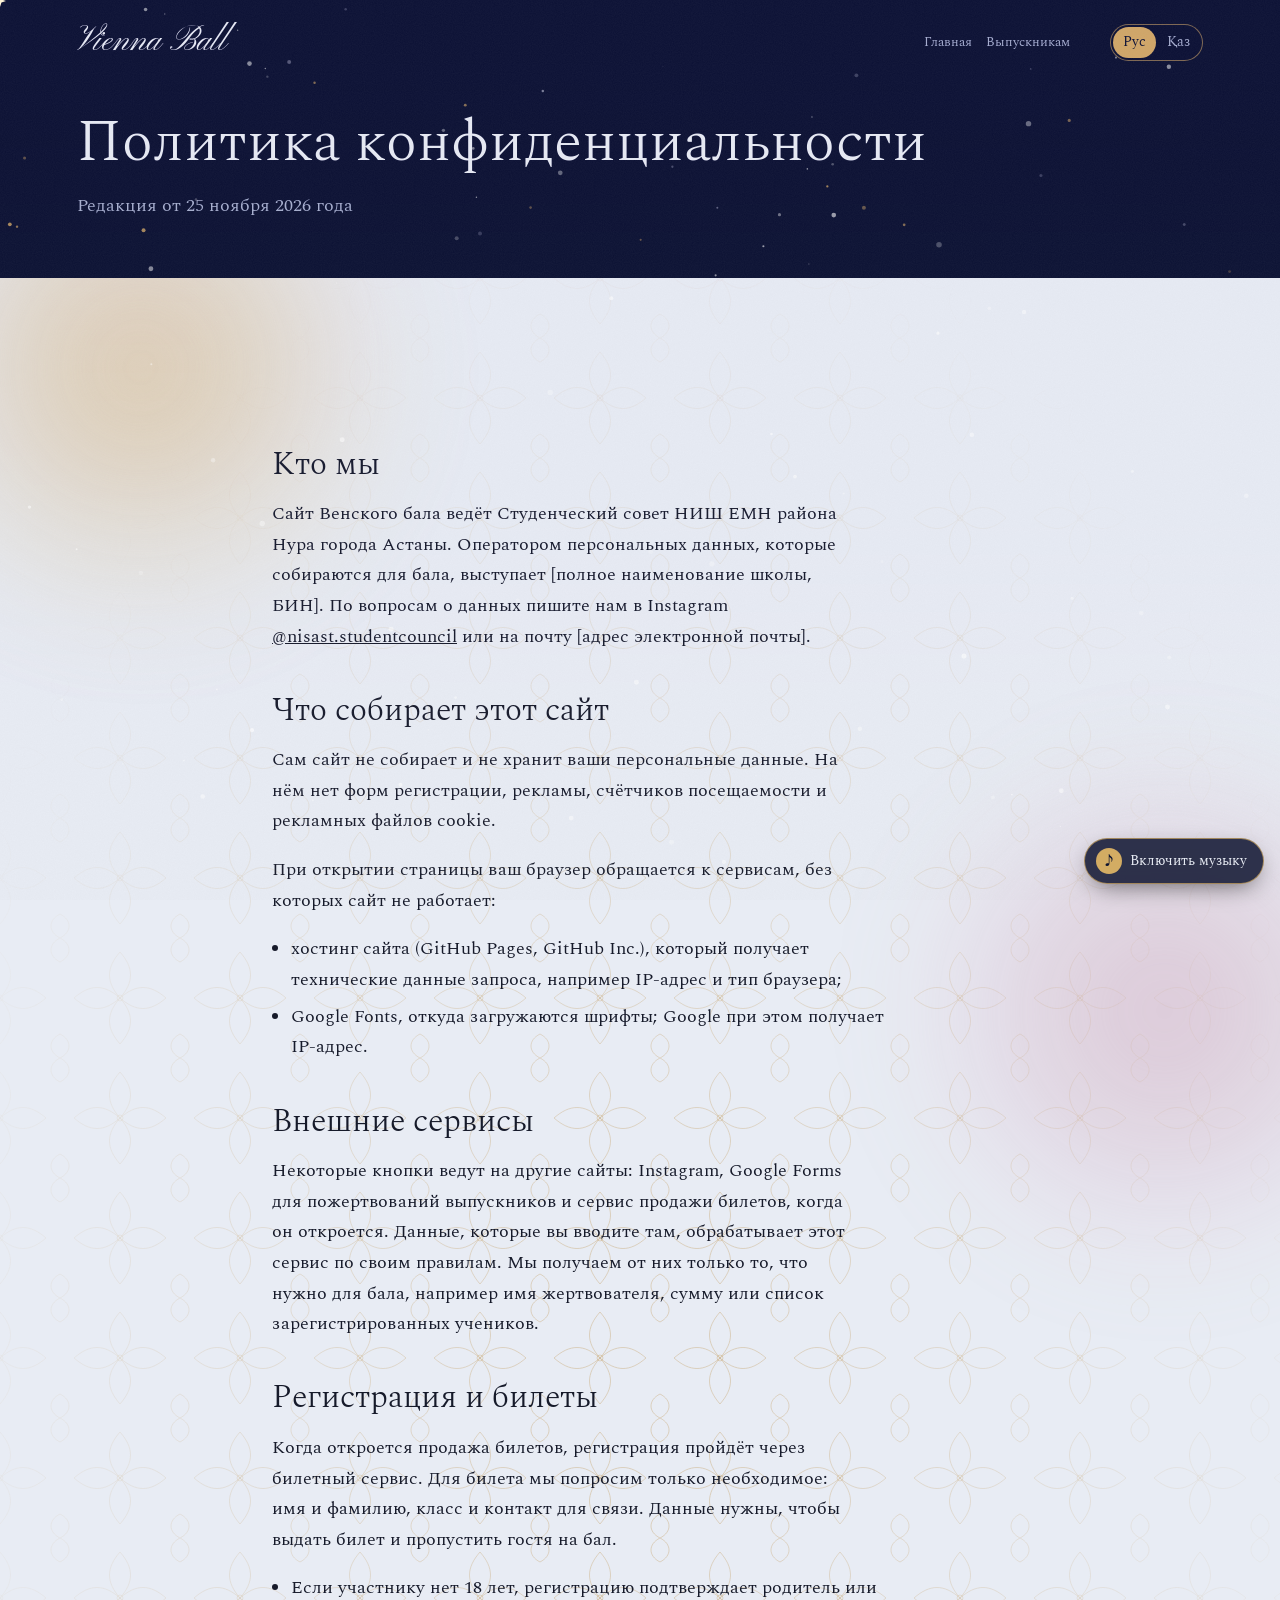
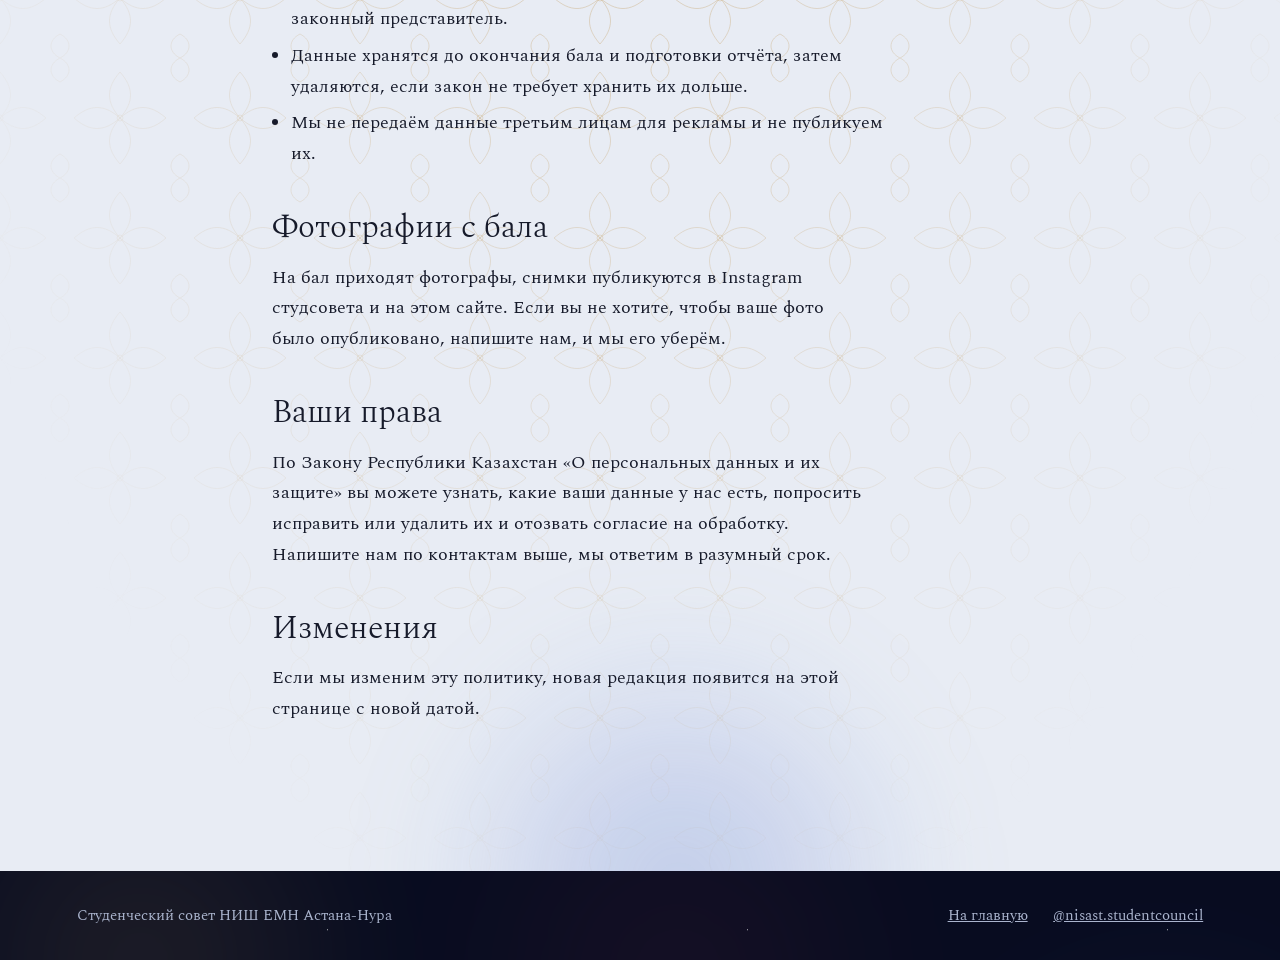
<file: privacy.html>
<!doctype html>
<html lang="ru">
<head>
  <meta charset="utf-8">
  <meta name="viewport" content="width=device-width, initial-scale=1">
  <title>Vienna Ball: конфиденциальность</title>
  <link rel="icon" href="img/favicon.svg" type="image/svg+xml">
  <link rel="icon" href="img/favicon-32.png" sizes="32x32" type="image/png">
  <link rel="apple-touch-icon" href="img/icon-180.png">
  <meta name="theme-color" content="#0d1330">
  <meta property="og:type" content="website">
  <meta property="og:site_name" content="Vienna Ball 2027">
  <meta property="og:title" content="Vienna Ball 2027: конфиденциальность">
  <meta property="og:description" content="Политика конфиденциальности сайта Венского бала 2027.">
  <meta property="og:url" content="https://asstryvenn.github.io/vienna-ball-2027/privacy.html">
  <meta property="og:image" content="https://asstryvenn.github.io/vienna-ball-2027/img/og.jpg">
  <meta property="og:image:width" content="1200">
  <meta property="og:image:height" content="630">
  <meta property="og:locale" content="ru_RU">
  <meta name="twitter:card" content="summary_large_image">
  <meta name="twitter:image" content="https://asstryvenn.github.io/vienna-ball-2027/img/og.jpg">
  <meta name="referrer" content="strict-origin-when-cross-origin">
  <link rel="preconnect" href="https://fonts.googleapis.com">
  <link rel="preconnect" href="https://fonts.gstatic.com" crossorigin>
  <link href="https://fonts.googleapis.com/css2?family=Great+Vibes&family=Pinyon+Script&family=PT+Serif:ital,wght@0,400;0,700;1,400&family=Spectral:ital,wght@0,300;0,400;0,600;1,300;1,400&display=swap" rel="stylesheet">
  <link rel="stylesheet" href="main.css?v=15">
  <link rel="stylesheet" href="magic.css?v=15">
  <link rel="stylesheet" href="ball.css?v=15">
  <style>
    .policy-head { background: var(--midnight); color: var(--tulle); padding-top: 7rem; padding-bottom: 3.5rem; position: relative; overflow: hidden; }
    .policy-head > :not(canvas) { position: relative; }
    .policy-head h1 { font-size: clamp(2.2rem, 5vw, 3.6rem); line-height: 1.1; }
    .policy-head p { margin: 1rem 0 0; color: var(--mist); }
    .policy { max-width: 46rem; margin: 0 auto; }
    .policy h2 { font-size: clamp(1.5rem, 3vw, 2rem); margin: 2.6rem 0 0.8rem; }
    .policy p, .policy li { max-width: 66ch; }
    .policy ul { padding-left: 1.2rem; }
    .policy li { margin-bottom: 0.4rem; }
  </style>
</head>
<body>

<canvas class="dust" id="dust" aria-hidden="true"></canvas>

<header class="bar">
  <a class="mark" href="index.html" aria-label="Vienna Ball, на главную">Vienna Ball</a>
  <nav aria-label="Разделы">
    <a href="index.html">Главная</a>
    <a href="alumni.html">Выпускникам</a>
  </nav>
</header>

<main>
  <section class="policy-head">
    <canvas class="glints" id="glints" aria-hidden="true"></canvas>
    <h1 class="shine">Политика конфиденциальности</h1>
    <p>Редакция от 25 ноября 2026 года</p>
  </section>

  <section>
    <div class="policy">
      <h2>Кто мы</h2>
      <p>Сайт Венского бала ведёт Студенческий совет НИШ ЕМН района Нура города Астаны. Оператором персональных данных, которые собираются для бала, выступает [полное наименование школы, БИН]. По вопросам о данных пишите нам в Instagram <a href="https://www.instagram.com/nisast.studentcouncil/" target="_blank" rel="noopener noreferrer">@nisast.studentcouncil</a> или на почту [адрес электронной почты].</p>

      <h2>Что собирает этот сайт</h2>
      <p>Сам сайт не собирает и не хранит ваши персональные данные. На нём нет форм регистрации, рекламы, счётчиков посещаемости и рекламных файлов cookie.</p>
      <p>При открытии страницы ваш браузер обращается к сервисам, без которых сайт не работает:</p>
      <ul>
        <li>хостинг сайта (GitHub Pages, GitHub Inc.), который получает технические данные запроса, например IP-адрес и тип браузера;</li>
        <li>Google Fonts, откуда загружаются шрифты; Google при этом получает IP-адрес.</li>
      </ul>

      <h2>Внешние сервисы</h2>
      <p>Некоторые кнопки ведут на другие сайты: Instagram, Google Forms для пожертвований выпускников и сервис продажи билетов, когда он откроется. Данные, которые вы вводите там, обрабатывает этот сервис по своим правилам. Мы получаем от них только то, что нужно для бала, например имя жертвователя, сумму или список зарегистрированных учеников.</p>

      <h2>Регистрация и билеты</h2>
      <p>Когда откроется продажа билетов, регистрация пройдёт через билетный сервис. Для билета мы попросим только необходимое: имя и фамилию, класс и контакт для связи. Данные нужны, чтобы выдать билет и пропустить гостя на бал.</p>
      <ul>
        <li>Если участнику нет 18 лет, регистрацию подтверждает родитель или законный представитель.</li>
        <li>Данные хранятся до окончания бала и подготовки отчёта, затем удаляются, если закон не требует хранить их дольше.</li>
        <li>Мы не передаём данные третьим лицам для рекламы и не публикуем их.</li>
      </ul>

      <h2>Фотографии с бала</h2>
      <p>На бал приходят фотографы, снимки публикуются в Instagram студсовета и на этом сайте. Если вы не хотите, чтобы ваше фото было опубликовано, напишите нам, и мы его уберём.</p>

      <h2>Ваши права</h2>
      <p>По Закону Республики Казахстан «О персональных данных и их защите» вы можете узнать, какие ваши данные у нас есть, попросить исправить или удалить их и отозвать согласие на обработку. Напишите нам по контактам выше, мы ответим в разумный срок.</p>

      <h2>Изменения</h2>
      <p>Если мы изменим эту политику, новая редакция появится на этой странице с новой датой.</p>
    </div>
  </section>
</main>

<footer>
  <p>Студенческий совет НИШ ЕМН Астана-Нура</p>
  <p class="foot-links"><a href="index.html">На главную</a><a href="https://www.instagram.com/nisast.studentcouncil/" target="_blank" rel="noopener noreferrer">@nisast.studentcouncil</a></p>
</footer>

<script src="fairy.js?v=15"></script>
<script src="magic.js?v=15"></script>
<script src="ball.js?v=15"></script>
<script src="i18n.js?v=15"></script>
</body>
</html>
</file>
<file: main.css>
/* Ночной бальный зал: синие и латунные «комнаты» чередуются с тюлем и бархатом. Одна страница-приглашение. */
:root {
  --midnight: #0d1330;
  --night: #080c20;
  --tulle: #e8ecf4;
  --ink: #161a2a;
  --brass: #b88a3b;
  --brass-soft: #d3ac63;
  --velvet: #54121f;
  --mist: #aab4cd;
  --muted: #4b5166;
  --script: "Pinyon Script", "Great Vibes", "Snell Roundhand", cursive;
  --serif: "Spectral", Georgia, "Times New Roman", serif;
  --gutter: max(16px, min(6vw, 5.5rem));
  color-scheme: light;
}

* { box-sizing: border-box; }
[hidden] { display: none !important; }
html { scroll-behavior: smooth; }

body {
  margin: 0;
  font-family: var(--serif);
  font-size: 1.125rem;
  line-height: 1.7;
  color: var(--ink);
  background: var(--tulle);
}

/* зерно плёнки */
body::after {
  content: "";
  position: fixed;
  inset: 0;
  pointer-events: none;
  z-index: 60;
  opacity: 0.06;
  background-image: url("data:image/svg+xml;utf8,<svg xmlns='http://www.w3.org/2000/svg' width='180' height='180'><filter id='n'><feTurbulence type='fractalNoise' baseFrequency='0.9' numOctaves='2' stitchTiles='stitch'/><feColorMatrix values='0 0 0 0 0.5  0 0 0 0 0.5  0 0 0 0 0.5  0 0 0 1 0'/></filter><rect width='100%' height='100%' filter='url(%23n)'/></svg>");
}

img { display: block; max-width: 100%; height: auto; }
a { color: inherit; }
a:focus-visible, .btn:focus-visible, .strip:focus-visible { outline: 2px solid var(--brass-soft); outline-offset: 4px; }

h1, h2, h3 { margin: 0; font-weight: 300; text-wrap: balance; }
h2 { font-size: clamp(2.2rem, 5vw, 4rem); line-height: 1.05; }

section { padding: clamp(4.5rem, 10vw, 8rem) var(--gutter); }

/* ---------- шапка ---------- */

.bar {
  position: absolute;
  inset: 0 0 auto 0;
  z-index: 20;
  display: flex;
  align-items: baseline;
  justify-content: space-between;
  flex-wrap: wrap;
  gap: 0.6rem 1.5rem;
  padding: 1.5rem var(--gutter) 0;
  color: var(--tulle);
}

.mark { font-family: var(--script); font-size: 2.1rem; line-height: 1; text-decoration: none; }

.bar nav { display: flex; flex-wrap: wrap; gap: 0.3rem 1.6rem; font-size: 0.98rem; }
.bar nav a { color: var(--mist); text-decoration: none; }
.bar nav a:hover { color: var(--tulle); text-decoration: underline; text-underline-offset: 5px; }

/* ---------- кнопки ---------- */

.actions { margin: 0; display: flex; flex-wrap: wrap; align-items: center; gap: 1rem 2rem; }

.btn {
  position: relative;
  display: inline-block;
  padding: 0.85em 1.8em;
  border: 1px solid var(--brass);
  color: inherit;
  text-decoration: none;
  overflow: hidden;
  transition: color 0.3s;
  isolation: isolate;
}

/* латунь «наливается» слева направо */
.btn::before {
  content: "";
  position: absolute;
  inset: 0;
  z-index: -1;
  background: var(--brass);
  transform: scaleX(0);
  transform-origin: left;
  transition: transform 0.45s cubic-bezier(0.7, 0, 0.2, 1);
}

.btn:hover::before { transform: scaleX(1); }
.btn:hover { color: var(--midnight); }

.btn.solid { background: var(--brass); color: var(--midnight); border-color: var(--brass); }
.btn.solid::before { background: var(--tulle); }
.btn.solid.dark { background: var(--midnight); color: var(--tulle); border-color: var(--midnight); }
.btn.solid.dark::before { background: var(--brass); }
.btn.solid.dark:hover { color: var(--midnight); }

.btn[aria-disabled="true"] { opacity: 0.55; cursor: default; }
.btn[aria-disabled="true"]::before { display: none; }

.textlink { color: var(--tulle); text-underline-offset: 5px; }

/* ---------- первый экран ---------- */

.hero {
  position: relative;
  overflow: hidden;
  min-height: min(100svh, 900px);
  display: grid;
  align-items: center;
  padding-top: 7.5rem;
  padding-bottom: 4.5rem;
  background: var(--midnight);
  color: var(--tulle);
}

.glints { position: absolute; inset: 0; width: 100%; height: 100%; }

.spot {
  position: absolute;
  inset: 0;
  pointer-events: none;
  background: radial-gradient(520px circle at var(--mx, 70%) var(--my, 35%), rgba(211, 172, 99, 0.13), transparent 62%);
  transition: opacity 0.6s;
}

.hero-inner {
  position: relative;
  display: grid;
  grid-template-columns: minmax(0, 1.1fr) minmax(0, 0.9fr);
  align-items: center;
  gap: clamp(2rem, 6vw, 6rem);
}

.hero-copy { min-width: 0; }

.beat {
  display: flex;
  align-items: center;
  gap: 0.9rem;
  margin: 0 0 0.6rem;
  font-style: italic;
  font-size: clamp(1.1rem, 2vw, 1.45rem);
  color: var(--brass-soft);
}

/* три удара вальса: раз, два, три */
.dots { display: inline-flex; align-items: center; gap: 7px; }
.dots i { width: 6px; height: 6px; border-radius: 50%; background: var(--brass-soft); opacity: 0.35; animation: beat 1.8s infinite; }
.dots i:first-child { width: 9px; height: 9px; }
.dots i:nth-child(2) { animation-delay: 0.6s; }
.dots i:nth-child(3) { animation-delay: 1.2s; }

@keyframes beat {
  0% { opacity: 1; transform: scale(1.5); }
  25%, 100% { opacity: 0.35; transform: scale(1); }
}

.title {
  position: relative;
  margin: 0 0 1.4rem -0.04em;
  font-family: var(--script);
  font-weight: 400;
  font-size: clamp(4.4rem, 12vw, 10.5rem);
  line-height: 0.95;
}

.ink { display: inline-block; padding-right: 0.15em; }

.swash {
  display: block;
  width: min(80%, 520px);
  height: auto;
  margin-top: -0.25rem;
  overflow: visible;
}

.swash path { fill: none; stroke: var(--brass); stroke-width: 1.6; stroke-linecap: round; }

/* анимации первого экрана включает скрипт, без него всё видно сразу */
.play .ink { animation: write 2.4s 0.2s cubic-bezier(0.55, 0.05, 0.25, 1) both; }
.play .swash path { stroke-dasharray: 560; stroke-dashoffset: 560; animation: draw 1.6s 2.1s ease-out forwards; }
.play .hero-photo .frame { animation: curtain 1.6s 0.4s cubic-bezier(0.2, 0.7, 0.2, 1) both; }

@keyframes write { from { clip-path: inset(-10% 100% -20% 0); } to { clip-path: inset(-10% 0 -20% 0); } }
@keyframes draw { to { stroke-dashoffset: 0; } }
@keyframes curtain { from { clip-path: inset(0 0 100% 0); } to { clip-path: inset(0 0 0 0); } }

.lede { max-width: 36ch; margin: 0 0 1.8rem; font-size: 1.22rem; color: var(--mist); }

.countdown { display: flex; gap: clamp(1.2rem, 3vw, 2.4rem); margin: 0 0 2.2rem; }
.countdown div { display: grid; }
.countdown b {
  font-weight: 300;
  font-size: clamp(2.2rem, 4.5vw, 3.4rem);
  line-height: 1;
  font-variant-numeric: tabular-nums;
}
.countdown span { font-size: 0.9rem; font-style: italic; color: var(--mist); }

.hero-photo { position: relative; margin: 0; justify-self: center; width: min(100%, 500px); }

.hero-photo::before {
  content: "";
  position: absolute;
  inset: 18px -18px 2.6rem 18px;
  border: 1px solid var(--brass);
}

.frame { position: relative; overflow: hidden; aspect-ratio: 4 / 5; max-width: 100%; }
.frame img { width: 100%; height: 100%; object-fit: cover; object-position: 50% 25%; animation: drift 22s ease-in-out infinite alternate; }

@keyframes drift { from { transform: scale(1.02) translate(0, 0); } to { transform: scale(1.12) translate(-2%, -2%); } }

.hero-photo figcaption { position: relative; margin-top: 1.4rem; font-size: 0.9rem; font-style: italic; color: var(--mist); }

/* ---------- вступление ---------- */

.intro p {
  max-width: 30ch;
  margin: 0 auto;
  font-size: clamp(1.6rem, 3.6vw, 2.7rem);
  line-height: 1.3;
  font-weight: 300;
  text-align: center;
  text-wrap: balance;
}

/* сказочная буквица, как в старой книге */
.intro .tale { max-width: 34ch; }
.intro .tale::first-letter {
  float: left;
  margin: 0.08em 0.12em 0 0;
  font-family: "Great Vibes", var(--script);
  font-size: 3.4em;
  line-height: 0.8;
  color: var(--brass);
}
.intro .tale { text-align: left; }

/* ---------- история ---------- */

.history { background: var(--midnight); color: var(--tulle); }

.history-head { display: grid; gap: 1rem; max-width: 46rem; margin: 0 auto 4rem; text-align: center; }
.history-head p { margin: 0; color: var(--mist); }

.timeline {
  --p: 0;
  position: relative;
  list-style: none;
  margin: 0 auto;
  padding: 0;
  max-width: 64rem;
  display: grid;
  gap: 2.5rem;
}

/* линия, которая прорисовывается при прокрутке */
.timeline::before, .timeline::after {
  content: "";
  position: absolute;
  top: 0;
  bottom: 0;
  left: 50%;
  width: 1px;
  translate: -0.5px 0;
}

.timeline::before { background: rgba(184, 138, 59, 0.25); }
.timeline::after { background: var(--brass-soft); transform: scaleY(var(--p)); transform-origin: top; }

.tl { position: relative; display: grid; grid-template-columns: minmax(0, 1fr) minmax(0, 1fr); }
.tl:nth-child(odd) .tl-card { grid-column: 1; text-align: right; padding-right: 3.2rem; }
.tl:nth-child(even) .tl-card { grid-column: 2; padding-left: 3.2rem; }

/* точка на линии */
.tl::after {
  content: "";
  position: absolute;
  top: 1.1rem;
  left: 50%;
  width: 13px;
  height: 13px;
  border-radius: 50%;
  translate: -50% 0;
  background: var(--midnight);
  border: 1px solid var(--brass);
  transition: background 0.5s, box-shadow 0.5s;
}

.tl.on::after { background: var(--brass-soft); box-shadow: 0 0 0 6px rgba(211, 172, 99, 0.15); }
.tl.next::after { animation: halo 2.4s infinite; }

@keyframes halo {
  0% { box-shadow: 0 0 0 0 rgba(211, 172, 99, 0.5); }
  100% { box-shadow: 0 0 0 18px rgba(211, 172, 99, 0); }
}

.tl-card { min-width: 0; }
.tl-card h3 { font-size: clamp(1.5rem, 2.6vw, 2.1rem); line-height: 1.15; }
.tl-card .when { margin: 0.2rem 0 0.6rem; font-style: italic; color: var(--brass-soft); }
.tl-card p { margin: 0; color: var(--mist); }
.tl-card .num { display: block; font-family: var(--script); font-size: 3.4rem; line-height: 0.8; color: var(--brass); }
.tl.next .tl-card h3 { color: var(--brass-soft); }

.total { margin: 4.5rem auto 0; text-align: center; font-size: clamp(1.15rem, 2vw, 1.4rem); color: var(--mist); }
.total b {
  display: block;
  font-weight: 300;
  font-size: clamp(3rem, 9vw, 6.5rem);
  line-height: 1.05;
  color: var(--tulle);
  font-variant-numeric: tabular-nums;
}

/* ---------- звёзды балов: сцена с прожекторами ---------- */

.stars { background: var(--night); color: var(--tulle); padding-left: 0; padding-right: 0; }
.stars-head { display: grid; gap: 1rem; max-width: 46rem; margin: 0 auto 3rem; padding: 0 var(--gutter); text-align: center; }
.stars-head p { margin: 0; color: var(--mist); font-style: italic; }

.stage {
  list-style: none;
  margin: 0;
  padding: 0 var(--gutter) 1rem;
  display: flex;
  gap: 1.4rem;
  overflow-x: auto;
  scroll-snap-type: x mandatory;
  scrollbar-width: thin;
  scrollbar-color: var(--brass) transparent;
}

.artist {
  position: relative;
  flex: none;
  width: clamp(200px, 22vw, 250px);
  height: clamp(340px, 38vw, 420px);
  scroll-snap-align: center;
  overflow: hidden;
  background: linear-gradient(180deg, #0b112a 0%, #111a3d 100%);
  border: 1px solid rgba(184, 138, 59, 0.3);
}

/* луч прожектора сверху, медленно покачивается */
.cone {
  position: absolute;
  left: 50%;
  top: -10%;
  width: 160%;
  height: 100%;
  translate: -50% 0;
  transform-origin: 50% 0;
  background: linear-gradient(180deg, rgba(243, 223, 174, 0.35), rgba(243, 223, 174, 0.06) 70%, transparent);
  clip-path: polygon(46% 0, 54% 0, 80% 100%, 20% 100%);
  filter: blur(2px);
  animation: sway 7s ease-in-out infinite alternate;
  transition: opacity 0.5s;
  opacity: 0.75;
}
.artist:nth-child(2n) .cone { animation-delay: -2.5s; animation-duration: 8s; }
.artist:nth-child(3n) .cone { animation-delay: -4s; }

@keyframes sway { from { rotate: -7deg; } to { rotate: 7deg; } }

/* световое пятно на сцене */
.floor {
  position: absolute;
  left: 50%;
  bottom: 22%;
  width: 70%;
  height: 26px;
  translate: -50% 0;
  border-radius: 50%;
  background: radial-gradient(closest-side, rgba(243, 223, 174, 0.5), transparent);
  animation: pool 3.5s ease-in-out infinite alternate;
}
@keyframes pool { from { opacity: 0.55; scale: 0.9 1; } to { opacity: 1; scale: 1.05 1; } }

/* фото артиста в полный рост без фона (PNG), когда появится */
.cutout {
  position: absolute;
  left: 50%;
  bottom: 22%;
  height: 72%;
  width: auto;
  max-width: none;
  translate: -50% 0;
  filter: drop-shadow(0 14px 18px rgba(0, 0, 0, 0.6));
  transition: transform 0.6s cubic-bezier(0.2, 0.7, 0.2, 1);
}
.artist:hover .cutout { transform: translateY(-6px) scale(1.02); }
.artist:hover .cone { opacity: 1; }

.who { position: absolute; left: 0; right: 0; bottom: 0; padding: 0 1rem 1.1rem; text-align: center; }
.a-name { margin: 0; font-family: var(--script); font-size: 2.4rem; line-height: 1; color: var(--tulle); }
.a-when { margin: 0.35rem 0 0; font-size: 0.88rem; font-style: italic; color: var(--mist); }

/* ---------- фото ---------- */

.gallery { padding-left: 0; padding-right: 0; }
.gallery h2 { padding: 0 var(--gutter); margin-bottom: 2.6rem; }

.strip {
  overflow: hidden;
  -webkit-mask-image: linear-gradient(90deg, transparent, #000 6%, #000 94%, transparent);
  mask-image: linear-gradient(90deg, transparent, #000 6%, #000 94%, transparent);
}

.track { display: flex; gap: 1.6rem; width: max-content; padding: 0 0.8rem; }
.track.moving { animation: reel 80s linear infinite; }
.strip:hover .track, .strip:focus-within .track { animation-play-state: paused; }

@keyframes reel { to { transform: translateX(-50%); } }

.track figure { margin: 0; flex: none; }
.track img {
  height: clamp(240px, 38vw, 420px);
  width: auto;
  max-width: none;
  transition: transform 0.6s cubic-bezier(0.2, 0.7, 0.2, 1), filter 0.6s;
  filter: saturate(0.9);
}
.track figure:nth-child(even) { margin-top: 2.6rem; }
.track figure:hover img { transform: scale(1.03) rotate(-0.6deg); filter: saturate(1.05); }
.track figcaption { margin-top: 0.5rem; font-size: 0.92rem; font-style: italic; color: var(--muted); }

.credits { margin: 2.4rem 0 0; padding: 0 var(--gutter); font-size: 0.92rem; color: var(--muted); }

/* ---------- билеты ---------- */

.tickets {
  background: var(--velvet);
  color: var(--tulle);
  display: grid;
  grid-template-columns: minmax(0, 5fr) minmax(0, 6fr);
  gap: clamp(2.5rem, 6vw, 6rem);
  align-items: center;
}

.tickets-copy p { max-width: 38ch; margin: 1.4rem 0 0; color: #ecd6da; }

.ticket {
  --rx: 0deg;
  --ry: 0deg;
  --sx: 50%;
  position: relative;
  display: grid;
  grid-template-columns: minmax(0, 1fr) 4.2rem;
  max-width: 520px;
  color: var(--ink);
  background: var(--tulle);
  transform: perspective(900px) rotateX(var(--rx)) rotateY(var(--ry));
  transition: transform 0.25s ease-out;
  box-shadow: 0 30px 60px -30px rgba(0, 0, 0, 0.6);
}

/* фольга, которая бликует за курсором */
.ticket::after {
  content: "";
  position: absolute;
  inset: 0;
  pointer-events: none;
  background: linear-gradient(115deg, transparent calc(var(--sx) - 22%), rgba(211, 172, 99, 0.16) var(--sx), transparent calc(var(--sx) + 22%));
  mix-blend-mode: multiply;
}

.t-main { padding: 2rem 2.2rem 2.2rem; outline: 1px solid var(--brass); outline-offset: -10px; }
.t-name { margin: 0 0 1rem; font-family: var(--script); font-size: 3rem; line-height: 1; }

.t-rows { margin: 0 0 1.6rem; display: grid; gap: 0.35rem; }
.t-rows div { display: grid; grid-template-columns: 6rem minmax(0, 1fr); gap: 1rem; border-bottom: 1px dotted #8b92a8; padding-bottom: 0.35rem; }
.t-rows dt { font-style: italic; color: var(--muted); }
.t-rows dd { margin: 0; }

.t-note { margin: 0.9rem 0 0; font-size: 0.9rem; color: var(--muted); }

.t-stub {
  position: relative;
  display: grid;
  place-items: center;
  border-left: 2px dashed #9aa1b5;
  background: #dde2ec;
}

.t-stub span { writing-mode: vertical-rl; transform: rotate(180deg); font-style: italic; font-size: 0.95rem; color: var(--muted); letter-spacing: 0.04em; }

/* вырезы по линии отрыва */
.t-stub::before, .t-stub::after {
  content: "";
  position: absolute;
  left: -12px;
  width: 22px;
  height: 22px;
  border-radius: 50%;
  background: var(--velvet);
}
.t-stub::before { top: -11px; }
.t-stub::after { bottom: -11px; }

/* ---------- партнёры ---------- */

.partners { background: var(--midnight); color: var(--tulle); display: grid; gap: 3rem; }
.partners-copy { display: grid; gap: 1.2rem; max-width: 44rem; }
.partners-copy p { margin: 0; color: var(--mist); }
.partners-copy .actions { margin-top: 0.6rem; }

.slots {
  list-style: none;
  margin: 0;
  padding: 0;
  display: grid;
  grid-template-columns: repeat(4, minmax(0, 1fr));
  gap: 1.2rem;
}

.slots li {
  display: grid;
  place-items: center;
  min-height: 9rem;
  padding: 1rem;
  text-align: center;
  font-style: italic;
  color: var(--mist);
  border: 1px dashed rgba(184, 138, 59, 0.55);
  animation: breathe 4s ease-in-out infinite;
}
.slots li:nth-child(2) { animation-delay: 1s; }
.slots li:nth-child(3) { animation-delay: 2s; }
.slots li:nth-child(4) { animation-delay: 3s; }

@keyframes breathe { 50% { border-color: rgba(211, 172, 99, 1); color: var(--tulle); } }

.past { margin: 0; color: var(--mist); max-width: 60ch; }

/* ---------- выпускникам ---------- */

.alumni { text-align: center; }
.alumni > div { display: grid; justify-items: center; gap: 1.2rem; max-width: 40rem; margin: 0 auto; }
.alumni h2 { font-family: var(--script); font-weight: 400; font-size: clamp(3.4rem, 8vw, 6rem); }
.alumni p { margin: 0; }
.alumni .btn:hover { color: var(--tulle); }
.alumni .btn::before { background: var(--midnight); }

/* ---------- низ ---------- */

footer {
  display: flex;
  flex-wrap: wrap;
  justify-content: space-between;
  gap: 0.5rem 2rem;
  padding: 2rem var(--gutter);
  background: var(--night);
  color: var(--mist);
  font-size: 0.95rem;
}
footer p { margin: 0; }

/* ---------- сказочный слой ---------- */

/* волшебная пыль за курсором и искры от кнопок */
.dust { position: fixed; inset: 0; width: 100%; height: 100%; pointer-events: none; z-index: 55; }

/* мягкие лучи от люстры, медленно вращаются */
.rays {
  position: absolute;
  left: 50%;
  top: -60%;
  width: 180vmax;
  height: 180vmax;
  translate: -50% 0;
  pointer-events: none;
  opacity: 0.5;
  background: repeating-conic-gradient(from 0deg, rgba(211, 172, 99, 0.07) 0deg 4deg, transparent 4deg 16deg);
  -webkit-mask-image: radial-gradient(circle at 50% 50%, #000 0 18%, transparent 52%);
  mask-image: radial-gradient(circle at 50% 50%, #000 0 18%, transparent 52%);
  animation: turn 120s linear infinite;
}

@keyframes turn { to { rotate: 360deg; } }

/* золотой перелив по каллиграфии */
.shine {
  background: linear-gradient(100deg, currentColor 0 40%, #f3dfae 48%, var(--brass-soft) 52%, currentColor 60% 100%);
  background-size: 300% 100%;
  background-position: 100% 0;
  -webkit-background-clip: text;
  background-clip: text;
  -webkit-text-fill-color: transparent;
  animation: foil 7s ease-in-out 2.6s infinite;
}

.hero .shine { color: var(--tulle); }
.alumni .shine { color: var(--ink); }

@keyframes foil {
  0%, 55% { background-position: 100% 0; }
  85%, 100% { background-position: 0% 0; }
}

.soon-line { margin: -0.6rem 0 2rem; font-style: italic; color: var(--brass-soft); }

/* росчерк-разделитель, прорисовывается при появлении */
.flourish { display: block; width: min(300px, 70%); height: auto; margin: 3rem auto 0; overflow: visible; }
.flourish path { fill: none; stroke: var(--brass); stroke-width: 1.3; stroke-linecap: round; stroke-dasharray: 700; stroke-dashoffset: 0; }
.flourish.rv-wait path { stroke-dashoffset: 700; }
.flourish.rv-in path { transition: stroke-dashoffset 2.4s ease-out; }
.flourish.rv-wait, .flourish.rv-in { opacity: 1; transform: none; }

/* ---------- сбор 2027 ---------- */

.fund { background: var(--velvet); color: var(--tulle); }
.fund-inner { max-width: 50rem; margin: 0 auto; display: grid; gap: 1.4rem; text-align: center; justify-items: center; }
.fund-inner > p { margin: 0; max-width: 46ch; color: #ecd6da; }

.meter {
  position: relative;
  width: 100%;
  height: 14px;
  margin-top: 1rem;
  border: 1px solid var(--brass);
  border-radius: 999px;
  background: rgba(8, 12, 32, 0.35);
  overflow: hidden;
}

.meter-fill {
  position: relative;
  height: 100%;
  width: 0%;
  border-radius: inherit;
  background: linear-gradient(90deg, #9c722b, var(--brass-soft), #f3dfae);
  transition: width 2.4s cubic-bezier(0.2, 0.7, 0.2, 1);
}

.meter-glow {
  position: absolute;
  inset: 0;
  background: linear-gradient(90deg, transparent, rgba(255, 255, 255, 0.55), transparent);
  background-size: 40% 100%;
  background-repeat: no-repeat;
  animation: sweep 2.8s ease-in-out infinite;
}

@keyframes sweep { from { background-position: -40% 0; } to { background-position: 140% 0; } }

.fund-figures { font-size: 1.2rem; }
.fund-figures b {
  font-weight: 300;
  font-size: clamp(2.6rem, 7vw, 4.6rem);
  color: var(--tulle);
  font-variant-numeric: tabular-nums;
}
.fund-figures span { color: #d9b8be; }
.fund-note { font-style: italic; color: #d9b8be; }
.fund .actions { justify-content: center; margin-top: 0.6rem; }

.btn.light { color: var(--tulle); }
.btn.light:hover { color: var(--velvet); }
.btn.light::before { background: var(--tulle); }

.foot-links { display: flex; flex-wrap: wrap; gap: 0.5rem 1.6rem; }

/* ---------- появление при прокрутке (только если скрипт включил) ---------- */

.rv-wait { opacity: 0; transform: translateY(26px); }
.rv-in { opacity: 1; transform: none; transition: opacity 1s ease, transform 1s cubic-bezier(0.2, 0.7, 0.2, 1); }
.tl.rv-wait .tl-card { opacity: 0; transform: translateX(-24px); }
.tl:nth-child(even).rv-wait .tl-card { transform: translateX(24px); }
.tl.rv-wait { opacity: 1; transform: none; }
.tl .tl-card { transition: opacity 0.9s ease, transform 0.9s cubic-bezier(0.2, 0.7, 0.2, 1); }

/* ---------- планшет и телефон ---------- */

@media (max-width: 900px) {
  .bar { position: static; background: var(--midnight); padding-bottom: 0.2rem; }
  .hero { padding-top: 2rem; min-height: 0; }
  .hero-inner, .tickets { grid-template-columns: 1fr; }
  .hero-photo { width: min(100%, 420px); margin-right: 18px; }
  .timeline::before, .timeline::after { left: 6px; }
  .tl { grid-template-columns: 1fr; }
  .tl:nth-child(odd) .tl-card, .tl:nth-child(even) .tl-card { grid-column: 1; text-align: left; padding: 0 0 0 2.4rem; }
  .tl::after { left: 6px; }
  .tl:nth-child(even).rv-wait .tl-card { transform: translateX(-24px); }
  .slots { grid-template-columns: repeat(2, minmax(0, 1fr)); }
}

@media (max-width: 480px) {
  .countdown { gap: 1.1rem; }
  .ticket { grid-template-columns: minmax(0, 1fr) 3rem; }
  .t-main { padding: 1.6rem 1.4rem 1.8rem; }
  .t-rows div { grid-template-columns: 1fr; gap: 0; }
}

@media (prefers-reduced-motion: reduce) {
  html { scroll-behavior: auto; }
  *, *::before, *::after { animation: none !important; transition: none !important; }
  .strip { overflow-x: auto; }
  .rv-wait, .tl.rv-wait .tl-card { opacity: 1; transform: none; }
}
</file>
<file: magic.css>
/* Волшебный слой: 3D-хрусталь, живые фоны, наклон карточек, раскрывающиеся заголовки */

/* ---------- живые фоны секций ---------- */
.has-aura { position: relative; isolation: isolate; overflow: hidden; }
.aura { position: absolute; inset: 0; z-index: -1; pointer-events: none; overflow: hidden; }
.aura i {
  position: absolute;
  width: 46vmax;
  height: 46vmax;
  border-radius: 50%;
  filter: blur(60px);
  opacity: 0.55;
  animation: waltz 26s ease-in-out infinite alternate;
}
.aura i:nth-child(1) { left: -12vmax; top: -16vmax; }
.aura i:nth-child(2) { right: -14vmax; top: 20%; animation-duration: 32s; animation-delay: -8s; }
.aura i:nth-child(3) { left: 30%; bottom: -24vmax; animation-duration: 38s; animation-delay: -15s; }

/* светлые: тюль, шампанское, розовая пудра и дамаск */
.aura-light .aura i { opacity: 0.9; }
.aura-light .aura i:nth-child(1) { background: radial-gradient(circle, rgba(211, 172, 99, 0.6), transparent 65%); }
.aura-light .aura i:nth-child(2) { background: radial-gradient(circle, rgba(200, 140, 165, 0.48), transparent 65%); }
.aura-light .aura i:nth-child(3) { background: radial-gradient(circle, rgba(120, 145, 215, 0.45), transparent 65%); }
.aura b {
  position: absolute;
  inset: -60px;
  opacity: 0.75;
  background-image: url("data:image/svg+xml;utf8,<svg xmlns='http://www.w3.org/2000/svg' width='120' height='120' viewBox='0 0 120 120'><g fill='none' stroke='%23b88a3b' stroke-opacity='0.4' stroke-width='1'><path d='M60 14 C 74 30, 74 44, 60 60 C 46 44, 46 30, 60 14 Z'/><path d='M60 106 C 74 90, 74 76, 60 60 C 46 76, 46 90, 60 106 Z'/><path d='M14 60 C 30 46, 44 46, 60 60 C 44 74, 30 74, 14 60 Z'/><path d='M106 60 C 90 46, 76 46, 60 60 C 76 74, 90 74, 106 60 Z'/><circle cx='60' cy='60' r='3'/><path d='M0 0 C 12 6, 12 18, 0 24 M120 0 C 108 6, 108 18, 120 24 M0 120 C 12 114, 12 102, 0 96 M120 120 C 108 114, 108 102, 120 96'/></g></svg>");
  background-size: 120px 120px;
  -webkit-mask-image: radial-gradient(ellipse at 50% 50%, #000 10%, transparent 75%);
  mask-image: radial-gradient(ellipse at 50% 50%, #000 10%, transparent 75%);
  animation: lace 60s linear infinite;
}

/* тёмные: боке от люстры */
.aura-dark .aura i { opacity: 0.45; }
.aura-dark .aura i:nth-child(1) { background: radial-gradient(circle, rgba(211, 172, 99, 0.28), transparent 62%); }
.aura-dark .aura i:nth-child(2) { background: radial-gradient(circle, rgba(110, 130, 230, 0.25), transparent 62%); }
.aura-dark .aura i:nth-child(3) { background: radial-gradient(circle, rgba(170, 60, 90, 0.22), transparent 62%); }
.aura em {
  position: absolute;
  inset: 0;
  background-image:
    radial-gradient(2px 2px at 12% 22%, rgba(243, 223, 174, 0.9), transparent 60%),
    radial-gradient(1.5px 1.5px at 78% 14%, rgba(255, 255, 255, 0.8), transparent 60%),
    radial-gradient(2.5px 2.5px at 64% 72%, rgba(243, 223, 174, 0.7), transparent 60%),
    radial-gradient(1.5px 1.5px at 32% 84%, rgba(255, 255, 255, 0.7), transparent 60%),
    radial-gradient(2px 2px at 90% 56%, rgba(243, 223, 174, 0.8), transparent 60%),
    radial-gradient(1.5px 1.5px at 46% 38%, rgba(255, 255, 255, 0.6), transparent 60%);
  background-size: 420px 420px;
  animation: twinkle 5s ease-in-out infinite alternate, rise 80s linear infinite;
}

@keyframes waltz {
  0% { transform: translate(0, 0) scale(1); }
  33% { transform: translate(8vmax, 4vmax) scale(1.12); }
  66% { transform: translate(-4vmax, 9vmax) scale(0.94); }
  100% { transform: translate(6vmax, -5vmax) scale(1.06); }
}
@keyframes lace { to { background-position: 120px 240px; } }
@keyframes twinkle { from { opacity: 0.35; } to { opacity: 1; } }
@keyframes rise { to { background-position: 0 -840px; } }

/* ---------- 3D-наклон карточек ---------- */
.tilt3d {
  transform-style: preserve-3d;
  transition: transform 0.6s cubic-bezier(0.2, 0.7, 0.2, 1), box-shadow 0.6s;
  will-change: transform;
}
.tilt3d.tilting { transition: transform 0.08s linear, box-shadow 0.4s; box-shadow: 0 30px 60px -24px rgba(8, 12, 32, 0.55); }
.tilt3d > .glare {
  position: absolute;
  inset: 0;
  z-index: 5;
  pointer-events: none;
  opacity: 0;
  transition: opacity 0.4s;
  background: radial-gradient(420px circle at var(--gx, 50%) var(--gy, 50%), rgba(255, 244, 214, 0.28), transparent 45%);
  mix-blend-mode: soft-light;
}
.tilt3d.tilting > .glare { opacity: 1; }
.collage figure.tilt3d, .card-wrap.tilt3d, .pledge.tilt3d { position: relative; }

/* ---------- заголовки раскрываются, как страница книги ---------- */
.unfold-wait { opacity: 0; transform: perspective(700px) rotateX(-75deg) translateY(18px); transform-origin: 50% 100%; }
.unfold-in {
  opacity: 1;
  transform: none;
  transform-origin: 50% 100%;
  transition: opacity 1.1s ease, transform 1.3s cubic-bezier(0.16, 0.9, 0.25, 1.15);
}

@media (prefers-reduced-motion: reduce) {
  .aura i, .aura b, .aura em { animation: none; }
  .unfold-wait { opacity: 1; transform: none; }
}

/* ---------- фото-открытки ---------- */
.pc-able { cursor: zoom-in; }
.pc-lock, .pc-lock body { overflow: hidden; }
.pc-veil {
  position: fixed;
  inset: 0;
  z-index: 200;
  display: grid;
  place-items: center;
  padding: 16px;
  perspective: 1600px;
  background: rgba(8, 12, 32, 0);
  -webkit-backdrop-filter: blur(0);
  backdrop-filter: blur(0);
  transition: background 0.45s, backdrop-filter 0.45s, -webkit-backdrop-filter 0.45s;
}
.pc-veil.open { background: rgba(8, 12, 32, 0.78); -webkit-backdrop-filter: blur(6px); backdrop-filter: blur(6px); }
.pc-card {
  position: relative;
  width: min(92vw, 640px);
  aspect-ratio: 3 / 2;
  transform-style: preserve-3d;
  transition: transform 0.9s cubic-bezier(0.2, 0.8, 0.2, 1);
  cursor: pointer;
  outline: none;
}
.pc-veil.open .pc-card { animation: pc-float 6s ease-in-out 1s infinite; }
.pc-card.flipped { transform: rotateY(180deg); animation: none; }
.pc-card:focus-visible { box-shadow: 0 0 0 3px var(--brass-soft); }
@keyframes pc-float { 0%, 100% { translate: 0 0; rotate: 0deg; } 50% { translate: 0 -8px; rotate: 0.6deg; } }

.pc-face {
  position: absolute;
  inset: 0;
  -webkit-backface-visibility: hidden;
  backface-visibility: hidden;
  background: #f6f1e6;
  box-shadow: 0 40px 80px -30px rgba(0, 0, 0, 0.7), 0 0 0 1px rgba(184, 138, 59, 0.35);
}
.pc-front { padding: 14px; }
.pc-front img { width: 100%; height: 100%; object-fit: cover; object-position: 50% 30%; display: block; }
.pc-hint {
  position: absolute;
  right: 22px;
  bottom: 22px;
  padding: 0.35rem 0.7rem;
  font-size: 0.8rem;
  color: var(--tulle);
  background: rgba(8, 12, 32, 0.6);
}
.pc-back {
  transform: rotateY(180deg);
  display: grid;
  grid-template-columns: 1.2fr 1px 1fr;
  gap: 0 clamp(14px, 3vw, 28px);
  padding: clamp(18px, 4vw, 34px);
  color: var(--ink);
  background:
    radial-gradient(circle at 20% 10%, rgba(211, 172, 99, 0.12), transparent 50%),
    #f6f1e6;
}
.pc-back::before { content: ""; grid-column: 2; grid-row: 1; background: rgba(184, 138, 59, 0.45); }
.pc-text { grid-column: 1; grid-row: 1; display: flex; flex-direction: column; justify-content: center; }
.pc-greet { margin: 0 0 0.6rem; font-family: "Pinyon Script", "Great Vibes", cursive; font-size: clamp(1.8rem, 5vw, 2.8rem); line-height: 1.1; color: var(--velvet); }
.pc-cap { margin: 0 0 1rem; font-family: "Pinyon Script", "Great Vibes", cursive; font-size: clamp(1.2rem, 3.2vw, 1.7rem); line-height: 1.3; }
.pc-sign { margin: 0; font-size: clamp(0.75rem, 1.8vw, 0.9rem); color: #4b5166; font-style: italic; }
.pc-side { grid-column: 3; grid-row: 1; position: relative; display: flex; flex-direction: column; justify-content: flex-end; gap: 1.4rem; padding-bottom: 8%; }
.pc-line { display: block; height: 1px; background: rgba(22, 26, 42, 0.25); }
.pc-stamp {
  position: absolute;
  top: 0;
  right: 0;
  width: clamp(64px, 14vw, 92px);
  aspect-ratio: 4 / 5;
  display: grid;
  place-content: center;
  text-align: center;
  color: var(--tulle);
  background: var(--midnight);
  outline: 2px dashed #f6f1e6;
  outline-offset: -6px;
  box-shadow: 0 0 0 4px #f6f1e6, 0 0 0 5px rgba(184, 138, 59, 0.5);
  rotate: 4deg;
}
.pc-stamp b { font-family: "Pinyon Script", "Great Vibes", cursive; font-weight: 400; font-size: clamp(0.95rem, 2.4vw, 1.25rem); color: var(--brass-soft); }
.pc-stamp i { font-size: 0.65rem; font-style: normal; color: var(--mist); }
.pc-mark {
  position: absolute;
  top: 10%;
  right: 22%;
  padding: 0.5rem 0.9rem;
  border: 2px solid rgba(84, 18, 31, 0.5);
  border-radius: 50%;
  color: rgba(84, 18, 31, 0.55);
  font-size: 0.7rem;
  rotate: -14deg;
}
.pc-close {
  position: fixed;
  top: 14px;
  right: 16px;
  width: 44px;
  height: 44px;
  border: 1px solid rgba(211, 172, 99, 0.6);
  border-radius: 50%;
  background: rgba(8, 12, 32, 0.6);
  color: var(--tulle);
  font-size: 1.6rem;
  line-height: 1;
  cursor: pointer;
  opacity: 0;
  transition: opacity 0.4s;
}
.pc-veil.open .pc-close { opacity: 1; }
@media (max-width: 560px) {
  .pc-card { aspect-ratio: 3 / 4; }
  .pc-back { grid-template-columns: 1fr; grid-template-rows: auto 1px auto; gap: 14px 0; }
  .pc-back::before { grid-column: 1; grid-row: 2; }
  .pc-text { grid-row: 1; }
  .pc-side { grid-column: 1; grid-row: 3; min-height: 120px; }
}
@media (prefers-reduced-motion: reduce) {
  .pc-card { transition: none; }
  .pc-veil.open .pc-card { animation: none; }
}

/* широкое фото артиста (по пояс, с гитарой) */
.cutout.wide { height: auto; width: 122%; bottom: 19%; }

/* ================= ещё волшебство ================= */

/* снег */
.snow { position: fixed; inset: 0; width: 100%; height: 100%; pointer-events: none; z-index: 54; opacity: 0.75; }

/* золотая нить прокрутки */
.thread { position: fixed; left: 0; top: 0; right: 0; height: 2px; z-index: 120; pointer-events: none; }
.thread::before {
  content: "";
  position: absolute;
  inset: 0;
  transform-origin: 0 50%;
  transform: scaleX(var(--p, 0));
  background: linear-gradient(90deg, #9c722b, #f3dfae, #d3ac63);
  box-shadow: 0 0 10px rgba(243, 223, 174, 0.8);
}
.thread i {
  position: absolute;
  top: -5px;
  left: calc(var(--p, 0) * 100% - 6px);
  width: 12px;
  height: 12px;
  background: #fff4d6;
  clip-path: polygon(50% 0, 62% 38%, 100% 50%, 62% 62%, 50% 100%, 38% 62%, 0 50%, 38% 38%);
  filter: drop-shadow(0 0 6px #f3dfae);
  animation: spinstar 3s linear infinite;
}
@keyframes spinstar { to { rotate: 360deg; } }

/* буквы-вальс */
h2.waltz .w { display: inline-block; white-space: nowrap; }
h2.waltz .ch {
  display: inline-block;
  opacity: 0;
  transform: translateY(0.6em) rotateX(-90deg) rotateZ(-8deg);
  transform-origin: 50% 100%;
  transition: opacity 0.6s ease, transform 0.9s cubic-bezier(0.2, 1.4, 0.4, 1);
  transition-delay: calc(var(--i) * 32ms);
}
h2.waltz.danced .ch { opacity: 1; transform: none; }
h2.waltz.danced .ch:hover { transform: translateY(-0.12em) rotate(-4deg); color: var(--brass-soft); transition-delay: 0s; transition-duration: 0.3s; }

/* вензель-разделитель */
.divider { position: absolute; top: 1.4rem; left: 50%; translate: -50% 0; display: flex; pointer-events: none; }
.divider { width: 220px; }
.divider svg { width: 220px !important; height: 22px !important; max-width: none; overflow: visible; }
.divider path { fill: none; stroke: var(--brass); stroke-width: 1.2; stroke-dasharray: 260; stroke-dashoffset: 260; transition: stroke-dashoffset 2s ease-out; }
.divider path:nth-child(2) { transition-delay: 0.6s; fill: rgba(211, 172, 99, 0); transition: stroke-dashoffset 1.4s 0.6s ease-out, fill 0.8s 1.6s; }
.divider.drawn path { stroke-dashoffset: 0; }
.divider.drawn path:nth-child(2) { fill: rgba(211, 172, 99, 0.85); }
.aura-dark .divider path { stroke: var(--brass-soft); }

/* артисты выходят на сцену по очереди */
.stage .artist .cutout { opacity: 0; translate: -50% 40px; transition: opacity 1s ease, translate 1.2s cubic-bezier(0.2, 0.8, 0.2, 1), transform 0.5s; }
.stage .artist .cone { opacity: 0.2; transition: opacity 1.2s; }
.stage.lit .artist .cutout { opacity: 1; translate: -50% 0; }
.stage.lit .artist .cone { opacity: 0.85; }
.stage.lit .artist:nth-child(2) .cutout { transition-delay: 0.15s; }
.stage.lit .artist:nth-child(3) .cutout { transition-delay: 0.3s; }
.stage.lit .artist:nth-child(4) .cutout { transition-delay: 0.45s; }
.stage.lit .artist:nth-child(5) .cutout { transition-delay: 0.6s; }
.stage.lit .artist:nth-child(6) .cutout { transition-delay: 0.75s; }
.stage.lit .artist:nth-child(7) .cutout { transition-delay: 0.9s; }
.artist:hover .cutout { filter: drop-shadow(0 0 18px rgba(243, 223, 174, 0.45)) drop-shadow(0 14px 18px rgba(0, 0, 0, 0.6)); }
.artist::after {
  content: "";
  position: absolute;
  inset: 0;
  pointer-events: none;
  background: linear-gradient(115deg, transparent 35%, rgba(255, 244, 214, 0.16) 50%, transparent 65%);
  background-size: 250% 100%;
  background-position: 120% 0;
  transition: background-position 1.1s ease;
}
.artist:hover::after { background-position: -20% 0; }

/* программа вечера и партнёры раздаются, как карты */
.dance-card li { opacity: 0; transform: translateX(-30px) rotate(-2deg); transition: opacity 0.7s, transform 0.8s cubic-bezier(0.2, 0.9, 0.3, 1.2); }
.dance-card.dealt li { opacity: 1; transform: none; }
.dance-card.dealt li:nth-child(2) { transition-delay: 0.12s; }
.dance-card.dealt li:nth-child(3) { transition-delay: 0.24s; }
.dance-card.dealt li:nth-child(4) { transition-delay: 0.36s; }
.dance-card.dealt li:nth-child(5) { transition-delay: 0.48s; }
.dance-card.dealt li:nth-child(6) { transition-delay: 0.6s; }
.dance-card.dealt li:nth-child(7) { transition-delay: 0.72s; }
.dance-card li b { background: linear-gradient(var(--brass-soft), var(--brass-soft)) 0 100% / 0 1px no-repeat; transition: background-size 0.5s; }
.dance-card li:hover b { background-size: 100% 1px; }

.collage figure { opacity: 0; transform: translateY(40px) scale(0.96); transition: opacity 0.9s, transform 1.1s cubic-bezier(0.2, 0.8, 0.2, 1); }
.collage.dealt figure { opacity: 1; transform: none; }
.collage.dealt figure:nth-child(2) { transition-delay: 0.1s; }
.collage.dealt figure:nth-child(3) { transition-delay: 0.2s; }
.collage.dealt figure:nth-child(4) { transition-delay: 0.3s; }
.collage.dealt figure:nth-child(5) { transition-delay: 0.4s; }
.collage.dealt figure:nth-child(6) { transition-delay: 0.5s; }
.collage.dealt figure:nth-child(7) { transition-delay: 0.6s; }

/* у мест для партнёров бежит золотая рамка */
@property --ang { syntax: "<angle>"; inherits: false; initial-value: 0deg; }
.slots li { position: relative; }
.slots li::before {
  content: "";
  position: absolute;
  inset: -1px;
  padding: 1px;
  pointer-events: none;
  background: conic-gradient(from var(--ang), transparent 0 70%, #f3dfae 82%, var(--brass) 90%, transparent 100%);
  -webkit-mask: linear-gradient(#000 0 0) content-box, linear-gradient(#000 0 0);
  -webkit-mask-composite: xor;
  mask: linear-gradient(#000 0 0) content-box exclude, linear-gradient(#000 0 0);
  animation: orbit 4s linear infinite;
}
.slots li:nth-child(2)::before { animation-delay: -1s; }
.slots li:nth-child(3)::before { animation-delay: -2s; }
.slots li:nth-child(4)::before { animation-delay: -3s; }
@keyframes orbit { to { --ang: 360deg; } }

/* галерея-дуга */
.strip { perspective: 1400px; }
.track figure { transition: filter 0.3s; will-change: transform; }

/* параллакс фото */
img.par { translate: 0 var(--py, 0); transition: translate 0.2s linear; }

/* кнопки: магнит и проблеск */
.btn { transition: translate 0.35s cubic-bezier(0.2, 0.8, 0.2, 1), background-color 0.2s, color 0.2s; position: relative; overflow: hidden; }
.btn::after {
  content: "";
  position: absolute;
  inset: 0;
  pointer-events: none;
  background: linear-gradient(110deg, transparent 30%, rgba(255, 248, 225, 0.55) 50%, transparent 70%);
  transform: translateX(-120%);
  animation: glint 5s ease-in-out 2s infinite;
}
@keyframes glint { 0%, 70% { transform: translateX(-120%); } 90%, 100% { transform: translateX(120%); } }

/* золотое кольцо за курсором */
.ring {
  position: fixed;
  left: -14px;
  top: -14px;
  width: 28px;
  height: 28px;
  border: 1px solid rgba(211, 172, 99, 0.85);
  border-radius: 50%;
  pointer-events: none;
  z-index: 130;
  transition: width 0.3s, height 0.3s, left 0.3s, top 0.3s, background-color 0.3s;
  mix-blend-mode: difference;
}
.ring.big { width: 56px; height: 56px; left: -28px; top: -28px; background: rgba(211, 172, 99, 0.12); }

/* сердечки в сборе */
.hearts { position: absolute; inset: 0; overflow: hidden; pointer-events: none; z-index: 0; }
.fund > :not(.hearts):not(.aura):not(.divider), .donate > :not(.hearts):not(.aura):not(.divider) { position: relative; z-index: 1; }
.hearts i {
  position: absolute;
  bottom: -30px;
  font-style: normal;
  color: #e7c27c;
  opacity: 0;
  text-shadow: 0 0 10px rgba(243, 223, 174, 0.6);
  animation-name: floatheart;
  animation-timing-function: ease-in;
  animation-iteration-count: infinite;
}
@keyframes floatheart {
  0% { transform: translateY(0) rotate(0) scale(0.6); opacity: 0; }
  15% { opacity: 0.7; }
  50% { transform: translateY(-45vh) translateX(20px) rotate(14deg) scale(1); }
  100% { transform: translateY(-95vh) translateX(-10px) rotate(-10deg) scale(0.8); opacity: 0; }
}

@media (prefers-reduced-motion: reduce) {
  h2.waltz .ch, .stage .artist .cutout, .dance-card li, .collage figure { opacity: 1; transform: none; translate: -50% 0; transition: none; }
  .dance-card li, .collage figure { translate: none; }
  .hearts, .btn::after, .slots li::before, .thread i { animation: none; display: none; }
}

/* ================= телефон ================= */
@media (max-width: 700px) {
  /* меню в одну строку с прокруткой вбок, шапка прилипает и размывает фон */
  .bar, .top {
    position: sticky !important;
    top: 0;
    z-index: 60;
    flex-direction: row !important;
    flex-wrap: nowrap !important;
    align-items: center !important;
    gap: 0.9rem !important;
    padding: 0.7rem 16px !important;
    background: rgba(13, 19, 48, 0.82) !important;
    -webkit-backdrop-filter: blur(12px);
    backdrop-filter: blur(12px);
    border-bottom: 1px solid rgba(184, 138, 59, 0.25);
  }
  .bar .mark, .top .mark { flex: none; font-size: 1.6rem; }
  .bar nav, .top nav {
    display: flex !important;
    flex-wrap: nowrap !important;
    gap: 1.1rem !important;
    overflow-x: auto;
    white-space: nowrap;
    font-size: 0.92rem !important;
    scrollbar-width: none;
    -webkit-mask-image: linear-gradient(90deg, #000 82%, transparent);
    mask-image: linear-gradient(90deg, #000 82%, transparent);
    padding-right: 1.5rem;
  }
  .bar nav::-webkit-scrollbar, .top nav::-webkit-scrollbar { display: none; }
  .hero { padding-top: 2.4rem !important; min-height: 0 !important; }

  /* сказка спокойнее по размеру */
  .intro p { font-size: 1.3rem; line-height: 1.5; }
  .intro .tale::first-letter { font-size: 3em; }

  /* заголовок страницы выпускников в одну-две аккуратные строки */
  .hero h1 { font-size: clamp(3rem, 14vw, 4.4rem); line-height: 1; }
  .hero h1 .yr { white-space: nowrap; }

  /* вензель не налезает на заголовки */
  main > section.has-aura { padding-top: 5rem; }
  .divider { top: 1.6rem; width: 150px; }
  .divider svg { width: 150px !important; height: 16px !important; }

  /* сцена артистов: карточка почти на весь экран, видно край следующей */
  .stage { padding-left: 16px !important; padding-right: 16px !important; scroll-padding: 0 16px; }
  .artist { width: 72vw !important; height: 104vw !important; max-height: 430px; }
  .a-name { font-size: 2rem; }

  /* фото в галерее ровные, без дуги */
  .track figure { transform: none !important; filter: none !important; }

  /* открытка на телефоне */
  .pc-hint { right: 12px; bottom: 12px; font-size: 0.72rem; }

  /* меньше снега и без кольца */
  .snow { opacity: 0.55; }
}
</file>
<file: ball.css>
/* Бальный слой */

/* ---------- 1. конверт-приглашение ---------- */
.inv-lock, .inv-lock body { overflow: hidden; }
.invite {
  position: fixed;
  inset: 0;
  z-index: 300;
  display: grid;
  place-items: center;
  padding: 16px;
  background:
    radial-gradient(ellipse at 50% 40%, rgba(211, 172, 99, 0.18), transparent 60%),
    #080c20;
  transition: opacity 1.1s ease, visibility 1.1s;
}
.invite.gone { opacity: 0; visibility: hidden; }
.inv-stage { display: grid; justify-items: center; gap: 1.4rem; text-align: center; }
.inv-top { margin: 0; color: #aab4cd; font-style: italic; line-height: 1.5; animation: invUp 1.2s ease both; }
.inv-hint { margin: 0; color: #d3ac63; font-size: 0.95rem; animation: invPulse 1.8s ease-in-out infinite; }
.invite.opening .inv-hint, .invite.opening .inv-top { opacity: 0; transition: opacity 0.4s; animation: none; }
.inv-skip {
  position: absolute;
  right: 18px;
  bottom: 18px;
  padding: 0.5rem 1rem;
  border: 1px solid rgba(211, 172, 99, 0.4);
  background: transparent;
  color: #aab4cd;
  font: inherit;
  font-size: 0.9rem;
  cursor: pointer;
}
.inv-skip:hover { color: #e8ecf4; border-color: #d3ac63; }

.envelope {
  position: relative;
  width: min(84vw, 380px);
  aspect-ratio: 3 / 2;
  padding: 0;
  border: 0;
  background: none;
  cursor: pointer;
  perspective: 900px;
  animation: invFloat 4s ease-in-out infinite, invUp 1.2s 0.2s ease both;
}
.envelope:focus-visible { outline: 2px solid #d3ac63; outline-offset: 8px; }
.env-back, .env-front, .env-flap, .env-card { position: absolute; display: block; }
.env-back { inset: 0; background: #e9dcc0; box-shadow: 0 30px 60px -20px rgba(0, 0, 0, 0.8); }
.env-front {
  inset: 0;
  z-index: 3;
  background:
    linear-gradient(to top right, transparent 49.4%, rgba(184, 138, 59, 0.3) 50%, transparent 50.8%) left / 50.5% 100% no-repeat,
    linear-gradient(to top left, transparent 49.4%, rgba(184, 138, 59, 0.3) 50%, transparent 50.8%) right / 50.5% 100% no-repeat,
    linear-gradient(to top, #f3e9d2, #ebdfc4);
  border-bottom: 1px solid rgba(184, 138, 59, 0.4);
}
.env-flap {
  left: 0;
  right: 0;
  top: 0;
  height: 58%;
  z-index: 4;
  background: linear-gradient(#e5d5b3, #dccaa3);
  clip-path: polygon(0 0, 100% 0, 50% 100%);
  transform-origin: 50% 0;
  transition: transform 0.9s 0.35s cubic-bezier(0.4, 0, 0.2, 1), z-index 0s 0.8s;
}
.env-card {
  left: 7%;
  right: 7%;
  top: 8%;
  bottom: 8%;
  z-index: 2;
  display: grid;
  place-content: center;
  gap: 0.3rem;
  background: #fbf7ee;
  border: 1px solid rgba(184, 138, 59, 0.6);
  outline: 1px solid rgba(184, 138, 59, 0.35);
  outline-offset: -8px;
  transition: transform 1.1s 1.1s cubic-bezier(0.2, 0.8, 0.2, 1);
}
.env-card b { font-family: "Pinyon Script", "Great Vibes", cursive; font-weight: 400; font-size: clamp(2rem, 9vw, 2.8rem); color: #161a2a; line-height: 1; }
.env-card i { font-size: 0.85rem; color: #84602a; }
.seal {
  position: absolute;
  left: 50%;
  top: 58%;
  z-index: 5;
  width: 64px;
  height: 64px;
  margin: -32px 0 0 -32px;
  display: grid;
  place-items: center;
  border-radius: 50% 46% 52% 48%;
  background: radial-gradient(circle at 35% 30%, #b0283c, #6d0f1e 70%);
  box-shadow: inset 0 0 0 5px rgba(0, 0, 0, 0.12), inset 0 0 0 7px rgba(255, 255, 255, 0.08), 0 4px 10px rgba(0, 0, 0, 0.45);
  transition: transform 0.5s, opacity 0.5s;
}
.seal span { font-family: "Pinyon Script", cursive; font-size: 1.6rem; color: #f0c9c4; text-shadow: 0 1px 0 rgba(0, 0, 0, 0.35); }
.envelope:hover .seal { transform: scale(1.06) rotate(-4deg); }
.invite.opening .seal { transform: scale(1.4) rotate(20deg); opacity: 0; }
.invite.opening .env-flap { transform: rotateX(180deg); z-index: 1; }
.invite.opening .env-card { transform: translateY(-62%); z-index: 2; }
.invite.opening .envelope { animation: none; }
@keyframes invFloat { 0%, 100% { translate: 0 0; rotate: -1deg; } 50% { translate: 0 -8px; rotate: 1deg; } }
@keyframes invUp { from { transform: translateY(20px); } }
@keyframes invPulse { 50% { opacity: 0.45; } }

/* ---------- 4. люстра ---------- */
.chand {
  position: absolute;
  top: 74px;
  left: 50%;
  z-index: 2;
  width: clamp(120px, 14vw, 190px);
  margin-left: calc(clamp(120px, 14vw, 190px) / -2);
  transform-origin: 50% 0;
  cursor: pointer;
  outline: none;
}
.chand svg { display: block; width: 100%; height: auto; overflow: visible; margin-top: calc(clamp(120px, 14vw, 190px) * -1.25); }
.chand:focus-visible svg { filter: drop-shadow(0 0 6px #f3dfae); }
.chand .chain { stroke: #b88a3b; stroke-width: 2; stroke-dasharray: 4 3; }
.chand .gold { fill: #d3ac63; }
.chand .arm { fill: none; stroke: #d3ac63; stroke-width: 3; stroke-linecap: round; }
.chand .cands rect { fill: #f3e9d2; }
.chand .fl { fill: #ffd98a; filter: drop-shadow(0 0 4px #ffcf70); animation: flick 0.9s ease-in-out var(--d) infinite alternate; transform-origin: center bottom; transform-box: fill-box; }
.chand .crys line { stroke: rgba(232, 236, 244, 0.6); stroke-width: 0.8; }
.chand .cr { fill: rgba(225, 235, 255, 0.85); stroke: #fff; stroke-width: 0.5; animation: twinkleCr 2.4s ease-in-out var(--d, 0s) infinite; }
.chand .cr.big { fill: rgba(225, 235, 255, 0.9); }
.chand .halo { animation: halo 3s ease-in-out infinite alternate; }
@keyframes flick { from { transform: scaleY(1) scaleX(1); opacity: 0.9; } to { transform: scaleY(1.25) scaleX(0.85); opacity: 1; } }
@keyframes twinkleCr { 0%, 100% { fill: rgba(225, 235, 255, 0.7); } 50% { fill: #fff; filter: drop-shadow(0 0 3px #fff); } }
@keyframes halo { from { opacity: 0.55; } to { opacity: 1; } }
.chime {
  position: absolute;
  z-index: 3;
  width: 6px;
  height: 6px;
  margin: -3px 0 0 -3px;
  pointer-events: none;
  background: #fff4d6;
  clip-path: polygon(50% 0, 62% 38%, 100% 50%, 62% 62%, 50% 100%, 38% 62%, 0 50%, 38% 38%);
  filter: drop-shadow(0 0 4px #f3dfae);
  animation: chime 1.4s cubic-bezier(0.2, 0.8, 0.3, 1) both;
}
@keyframes chime {
  0% { transform: translate(0, 0) scale(0.4); opacity: 1; }
  70% { opacity: 1; }
  100% { transform: translate(var(--x), var(--y)) scale(1.6) rotate(180deg); opacity: 0; }
}

/* ---------- 2. пара из шкатулки ---------- */
.musicbox {
  --up: 0px;
  --fade: 1;
  position: absolute;
  right: -11%;
  bottom: -2%;
  width: clamp(110px, 11vw, 150px);
  pointer-events: none;
  opacity: var(--fade);
  transform: translateY(var(--up));
  perspective: 600px;
}
.hero-copy, .hero-text { position: relative; }
.mb-spin { animation: musicbox 9s linear infinite; transform-style: preserve-3d; filter: drop-shadow(0 0 14px rgba(243, 223, 174, 0.35)); }
.mb-spin svg { display: block; width: 100%; height: auto; animation: bob 1.26s ease-in-out infinite alternate; }
.mb-base {
  height: 14px;
  margin: -6px 8% 0;
  border-radius: 50%;
  background: radial-gradient(ellipse at 50% 40%, #f3dfae, #9c722b 70%);
  box-shadow: 0 6px 14px rgba(0, 0, 0, 0.5);
}
@keyframes musicbox { to { transform: rotateY(360deg); } }
@keyframes bob { to { transform: translateY(-5px); } }

/* ---------- 3. занавес ---------- */
.curtain { position: absolute; inset: 0; z-index: 4; pointer-events: none; overflow: hidden; }
.curtain .c-l, .curtain .c-r {
  position: absolute;
  top: 0;
  bottom: 0;
  width: 51%;
  background:
    linear-gradient(180deg, rgba(0, 0, 0, 0.25), transparent 30%, transparent 75%, rgba(0, 0, 0, 0.35)),
    repeating-linear-gradient(90deg, #4a0c19 0, #7d1a2c 18px, #9b2a3c 26px, #6a1324 38px, #4a0c19 52px);
  box-shadow: inset 0 -6px 0 #b88a3b, inset 0 -9px 0 rgba(0, 0, 0, 0.3);
  transition: transform 2.2s cubic-bezier(0.65, 0, 0.25, 1), filter 2.2s;
}
.curtain .c-l { left: 0; transform-origin: 0 0; }
.curtain .c-r { right: 0; transform-origin: 100% 0; }
.curtain .c-top {
  position: absolute;
  left: 0;
  right: 0;
  top: 0;
  height: 46px;
  background:
    radial-gradient(ellipse at 50% 0, #7d1a2c 60%, transparent 62%) 0 0 / 120px 46px repeat-x,
    linear-gradient(#5a1020, #5a1020) 0 0 / 100% 20px no-repeat;
  filter: drop-shadow(0 4px 4px rgba(0, 0, 0, 0.4));
  border-top: 3px solid #b88a3b;
}
.curtain.open .c-l { transform: translateX(-88%) scaleX(0.35); filter: brightness(0.85); }
.curtain.open .c-r { transform: translateX(88%) scaleX(0.35); filter: brightness(0.85); }

/* ---------- 5. песочные часы ---------- */
.soon-line.with-glass { display: flex; align-items: center; gap: 0.6rem; }
.hg { width: 16px; height: 24px; flex: none; overflow: visible; }
.hg-frame { fill: none; stroke: #d3ac63; stroke-width: 1.4; stroke-linecap: round; }
.hg-top, .hg-bot { fill: #e7c27c; }
.hg-top { transform-origin: 50% 100%; transform-box: fill-box; animation: drain 6s linear infinite; }
.hg-bot { transform-origin: 50% 100%; transform-box: fill-box; animation: fill 6s linear infinite; }
.hg-fall { stroke: #e7c27c; stroke-width: 1; stroke-dasharray: 2 2; animation: fall 0.4s linear infinite; }
@keyframes flip { 0%, 88% { rotate: 0deg; } 100% { rotate: 180deg; } }
@keyframes drain { 0% { transform: scaleY(1); } 85%, 100% { transform: scaleY(0.05); } }
@keyframes fill { 0% { transform: scaleY(0.1); } 85%, 100% { transform: scaleY(1); } }
@keyframes fall { to { stroke-dashoffset: -4; } }
.cd { font-variant-numeric: tabular-nums; }

/* ---------- 6. бокал шампанского ---------- */
.flute { --fill: 0; display: grid; justify-items: center; gap: 0.4rem; margin: 0 auto 1.2rem; }
.flute svg { width: 74px; height: auto; overflow: visible; filter: drop-shadow(0 0 10px rgba(243, 223, 174, 0.25)); }
.flute .glass { fill: rgba(255, 255, 255, 0.06); stroke: rgba(243, 223, 174, 0.85); stroke-width: 2; stroke-linecap: round; }
.flute .shine { fill: none; stroke: rgba(255, 255, 255, 0.55); stroke-width: 2.5; stroke-linecap: round; }
.flute .liquid { transform: translateY(calc(var(--fill) * -1px)); transition: transform 3s cubic-bezier(0.3, 0.6, 0.2, 1); }
.flute .bb { fill: rgba(255, 255, 255, 0.85); opacity: 0; }
.flute.pouring .bb { animation: bubble var(--t) ease-in var(--d) infinite; }
@keyframes bubble { 0% { transform: translateY(0); opacity: 0; } 15% { opacity: 1; } 100% { transform: translateY(calc(var(--fill) * -1px)); opacity: 0; } }
.flute-cap { margin: 0; font-size: 0.85rem; font-style: italic; opacity: 0.8; }

/* ---------- 7. отрывной билет ---------- */
.t-stub { cursor: pointer; transition: transform 1s cubic-bezier(0.5, 0, 0.3, 1.3), opacity 1s; transform-origin: 0 0; }
.t-stub:hover { transform: rotate(-2deg); }
.t-stub:focus-visible { outline: 2px solid #b88a3b; outline-offset: 2px; }
.ticket.torn .t-stub { transform: translate(28px, 70px) rotate(14deg); opacity: 0.92; }
.tear-note {
  position: absolute;
  left: 0;
  bottom: -2.2rem;
  margin: 0;
  font-style: italic;
  font-size: 0.9rem;
  color: #f3dfae;
  opacity: 0;
  transition: opacity 0.6s 0.5s;
}
.ticket { position: relative; }
.ticket.torn .tear-note { opacity: 1; }

/* ---------- 8. рассвет ---------- */
.dawn {
  --t: 0;
  position: fixed;
  inset: 0;
  z-index: 53;
  pointer-events: none;
  mix-blend-mode: soft-light;
  background:
    radial-gradient(ellipse at 50% 120%, rgba(255, 170, 110, calc(var(--t) * 0.55)), transparent 70%),
    linear-gradient(180deg, rgba(90, 70, 170, calc(0.25 - var(--t) * 0.2)), rgba(255, 190, 140, calc(var(--t) * 0.3)));
}

/* ---------- 9. перо ---------- */
.quill-wait .wd { opacity: 0; }
.tale .wd { transition: opacity 0.5s, filter 0.5s; }
.tale.quill-wait .wd, .tale .wd:not(.inked) { opacity: 0; filter: blur(3px); }
.tale .wd.inked { opacity: 1; filter: none; }
.pen {
  position: absolute;
  left: 0;
  top: 0;
  width: 34px;
  height: 34px;
  pointer-events: none;
  opacity: 0;
  transition: transform 0.08s linear, opacity 0.6s;
  filter: drop-shadow(0 2px 3px rgba(0, 0, 0, 0.25));
}
.pen.on { opacity: 1; }
.pen svg { width: 100%; height: 100%; animation: scribble 0.25s ease-in-out infinite alternate; }
@keyframes scribble { to { rotate: -8deg; } }

/* ---------- 10. кнопка вальса ---------- */
.waltz-btn {
  position: fixed;
  right: 16px;
  bottom: 16px;
  z-index: 110;
  display: flex;
  align-items: center;
  gap: 0.5rem;
  padding: 0.55rem 1rem 0.55rem 0.7rem;
  border: 1px solid rgba(211, 172, 99, 0.7);
  border-radius: 999px;
  background: rgba(13, 19, 48, 0.85);
  -webkit-backdrop-filter: blur(8px);
  backdrop-filter: blur(8px);
  color: #e8ecf4;
  font: inherit;
  font-size: 0.9rem;
  cursor: pointer;
  box-shadow: 0 8px 24px -8px rgba(0, 0, 0, 0.6);
}
.waltz-btn .note { display: grid; place-items: center; width: 26px; height: 26px; border-radius: 50%; background: #d3ac63; color: #0d1330; font-size: 1rem; }
.waltz-btn.on .note { animation: note 0.84s ease-in-out infinite alternate; }
.waltz-btn:hover { border-color: #f3dfae; }
.waltz-btn:focus-visible { outline: 2px solid #f3dfae; outline-offset: 3px; }
@keyframes note { to { transform: rotate(-14deg) scale(1.12); } }

/* ---------- телефон ---------- */
@media (max-width: 700px) {
  .chand { top: 0; left: auto; right: 6px; margin-left: 0; width: 84px; }
  .chand svg { margin-top: -105px; }
  .musicbox { position: relative; right: auto; bottom: auto; width: 96px; margin: 1.8rem auto 0; transform: none; }
  .waltz-btn { right: 12px; bottom: 12px; padding: 0.45rem 0.8rem 0.45rem 0.55rem; font-size: 0.82rem; }
  .curtain .c-top { height: 30px; background-size: 80px 30px, 100% 14px; }
}

@media (prefers-reduced-motion: reduce) {
  .mb-spin, .mb-spin svg, .hg, .hg-top, .hg-bot, .hg-fall, .chand .fl, .chand .cr, .chand .halo, .waltz-btn .note { animation: none; }
  .curtain { display: none; }
}

/* фото артиста появляется только когда загрузилось целиком */
.stage .artist .cutout:not(.ready) { opacity: 0 !important; }
@media (min-width: 900px) { .stars-head h2 { white-space: nowrap; } }

/* ---------- На что мы копим ---------- */
.wishes-head { max-width: 46rem; margin: 0 auto 3rem; text-align: center; display: grid; gap: 1rem; }
.wishes-head p { margin: 0; color: var(--muted, #4b5166); font-style: italic; }
.wish-list {
  list-style: none;
  margin: 0 auto;
  padding: 0;
  max-width: 72rem;
  display: grid;
  grid-template-columns: repeat(3, minmax(0, 1fr));
  gap: 1.6rem;
  perspective: 1400px;
}
.wish {
  position: relative;
  display: flex;
  flex-direction: column;
  gap: 0.7rem;
  padding: 2.4rem 1.6rem 1.6rem;
  background: linear-gradient(180deg, #fffdf7, #f6f0e2);
  border: 1px solid rgba(184, 138, 59, 0.55);
  outline: 1px solid rgba(184, 138, 59, 0.25);
  outline-offset: -7px;
  box-shadow: 0 20px 40px -28px rgba(13, 19, 48, 0.55);
  opacity: 0;
  transform: rotateY(-70deg) translateY(30px);
  transform-origin: 0 50%;
  transition: opacity 0.8s, transform 1.1s cubic-bezier(0.2, 0.9, 0.25, 1.1), box-shadow 0.4s;
}
.wish::before {
  content: "";
  position: absolute;
  top: -13px;
  left: 50%;
  width: 26px;
  height: 26px;
  margin-left: -13px;
  background: radial-gradient(circle, #fff4d6 0 30%, #d3ac63 60%);
  clip-path: polygon(50% 0, 62% 38%, 100% 50%, 62% 62%, 50% 100%, 38% 62%, 0 50%, 38% 38%);
  filter: drop-shadow(0 0 6px rgba(211, 172, 99, 0.8));
  animation: wishStar 2.6s ease-in-out infinite;
}
.wish:nth-child(2)::before { animation-delay: -0.6s; }
.wish:nth-child(3)::before { animation-delay: -1.2s; }
.wish:nth-child(4)::before { animation-delay: -1.8s; }
.wish:nth-child(5)::before { animation-delay: -0.3s; }
.wish:nth-child(6)::before { animation-delay: -0.9s; }
@keyframes wishStar { 50% { transform: scale(1.35) rotate(45deg); } }
.wish-list.shown .wish { opacity: 1; transform: none; }
.wish-list.shown .wish:nth-child(2) { transition-delay: 0.12s; }
.wish-list.shown .wish:nth-child(3) { transition-delay: 0.24s; }
.wish-list.shown .wish:nth-child(4) { transition-delay: 0.36s; }
.wish-list.shown .wish:nth-child(5) { transition-delay: 0.48s; }
.wish-list.shown .wish:nth-child(6) { transition-delay: 0.6s; }
.wish-list.shown .wish:hover { transform: translateY(-8px); box-shadow: 0 30px 50px -26px rgba(13, 19, 48, 0.6), 0 0 0 1px rgba(211, 172, 99, 0.6); transition-delay: 0s; }
.w-kind { margin: 0; font-size: 0.85rem; font-style: italic; color: #84602a; }
.wish h3 { margin: 0; font-size: 1.35rem; font-weight: 600; line-height: 1.25; color: #161a2a; }
.w-buy { margin: 0; flex: 1; font-size: 0.98rem; line-height: 1.6; color: #2b3045; }
.w-sum {
  margin: 0.4rem 0 0;
  padding-top: 0.9rem;
  border-top: 1px dashed rgba(184, 138, 59, 0.5);
  font-weight: 600;
  color: #54121f;
  font-variant-numeric: tabular-nums;
}
.wish-total { max-width: 44rem; margin: 2.6rem auto 0; text-align: center; font-style: italic; color: #4b5166; }
@media (max-width: 1000px) { .wish-list { grid-template-columns: repeat(2, minmax(0, 1fr)); } }
@media (max-width: 640px) {
  .wish-list { grid-template-columns: 1fr; gap: 1.8rem; }
  .wish { transform: translateY(30px) rotate(-2deg); transform-origin: 50% 50%; }
}
@media (prefers-reduced-motion: reduce) {
  .wish { opacity: 1; transform: none; transition: none; }
  .wish::before { animation: none; }
}

/* ================= фото в фоне разделов ================= */
.has-bgphoto { position: relative; isolation: isolate; overflow: hidden; }
.has-bgphoto > .bgphoto {
  position: absolute !important;
  inset: 0;
  z-index: -2 !important;
  overflow: hidden;
  pointer-events: none;
  opacity: 0;
  transition: opacity 2.2s ease;
  -webkit-mask-image: linear-gradient(180deg, transparent, #000 22%, #000 78%, transparent);
  mask-image: linear-gradient(180deg, transparent, #000 22%, #000 78%, transparent);
}
.bgphoto img {
  position: absolute;
  inset: -90px 0;
  width: 100%;
  height: calc(100% + 180px);
  max-width: none;
  object-fit: cover;
  object-position: 50% 30%;
  filter: blur(1.5px) saturate(0.7);
  animation: kenburns 38s ease-in-out infinite alternate;
}
.bg-dark.in { opacity: 0.26; }
.bg-dark img { mix-blend-mode: luminosity; }
.bg-light.in { opacity: 0.12; }
.bg-light img { filter: blur(2px) grayscale(1) sepia(0.5); }
@keyframes kenburns { from { transform: scale(1.06) translateX(-1.5%); } to { transform: scale(1.18) translateX(1.5%); } }

/* ================= комета на линии истории ================= */
.comet {
  position: absolute;
  left: 50%;
  top: 0;
  width: 3px;
  height: 90px;
  margin-left: -1px;
  pointer-events: none;
  background: linear-gradient(180deg, transparent, #f3dfae 80%, #fff);
  border-radius: 2px;
  filter: drop-shadow(0 0 6px #f3dfae);
  animation: comet 5.5s cubic-bezier(0.5, 0, 0.5, 1) infinite;
}
@keyframes comet { 0% { top: -90px; opacity: 0; } 10% { opacity: 1; } 90% { opacity: 1; } 100% { top: 100%; opacity: 0; } }
@media (max-width: 900px) { .comet { left: 6px; } }

/* ================= вспышки камер у сцены ================= */
.flash {
  position: absolute;
  z-index: 3;
  width: 140px;
  height: 140px;
  margin: -70px 0 0 -70px;
  pointer-events: none;
  border-radius: 50%;
  background: radial-gradient(circle, rgba(255, 255, 255, 0.9) 0 4%, rgba(255, 250, 235, 0.35) 12%, transparent 60%);
  animation: flash 0.65s ease-out both;
}
.flash::before, .flash::after {
  content: "";
  position: absolute;
  left: 50%;
  top: 50%;
  width: 120px;
  height: 2px;
  margin: -1px 0 0 -60px;
  background: linear-gradient(90deg, transparent, rgba(255, 255, 255, 0.85), transparent);
}
.flash::after { transform: rotate(90deg); }
@keyframes flash { 0% { transform: scale(0.2); opacity: 0; } 15% { transform: scale(1); opacity: 1; } 100% { transform: scale(1.3); opacity: 0; } }

/* ================= бегущая строка партнёров ================= */
.sr-only { position: absolute; width: 1px; height: 1px; overflow: hidden; clip: rect(0 0 0 0); white-space: nowrap; }
.past.marquee { display: grid; gap: 0.9rem; max-width: none; overflow: hidden; }
.past-label { font-style: italic; opacity: 0.8; }
.marq {
  display: block;
  overflow: hidden;
  -webkit-mask-image: linear-gradient(90deg, transparent, #000 10%, #000 90%, transparent);
  mask-image: linear-gradient(90deg, transparent, #000 10%, #000 90%, transparent);
}
.marq-track { display: inline-flex; align-items: center; gap: 1.6rem; white-space: nowrap; animation: marq 26s linear infinite; padding: 0.4rem 0; }
.marq-track span { font-family: "Pinyon Script", "Great Vibes", cursive; font-size: 1.9rem; color: #f3dfae; }
.marq-track b { color: #b88a3b; font-weight: 400; font-size: 0.9rem; }
.marq:hover .marq-track { animation-play-state: paused; }
@keyframes marq { to { transform: translateX(-50%); } }

/* ================= печать на билете ================= */
.t-main { position: relative; }
.stamp {
  position: absolute;
  right: 8%;
  top: 14%;
  z-index: 3;
  display: grid;
  place-items: center;
  width: 96px;
  height: 96px;
  border: 3px double rgba(140, 28, 46, 0.75);
  border-radius: 50%;
  color: rgba(140, 28, 46, 0.8);
  text-align: center;
  pointer-events: none;
  opacity: 0;
  transform: scale(2.6) rotate(-40deg);
  mix-blend-mode: multiply;
}
.stamp b { font-size: 1.15rem; letter-spacing: 0.04em; line-height: 1; }
.stamp i { font-family: "Pinyon Script", cursive; font-style: normal; font-size: 0.95rem; margin-top: -1.6rem; }
.stamp.down { animation: stamp 0.55s cubic-bezier(0.5, 0, 0.6, 1.6) both; }
@keyframes stamp { 0% { opacity: 0; transform: scale(2.6) rotate(-40deg); } 70% { opacity: 0.95; transform: scale(0.92) rotate(-14deg); } 100% { opacity: 0.85; transform: scale(1) rotate(-14deg); } }

/* ================= небесные фонарики ================= */
.has-aura > .lanterns { position: absolute !important; inset: 0; z-index: -1 !important; pointer-events: none; overflow: hidden; }
.lanterns i {
  --s: 1;
  position: absolute;
  bottom: -60px;
  width: calc(16px * var(--s));
  height: calc(22px * var(--s));
  border-radius: 40% 40% 30% 30%;
  background: radial-gradient(ellipse at 50% 70%, #fff1c4, #f0a94b 55%, #b8551f);
  box-shadow: 0 0 calc(18px * var(--s)) rgba(255, 190, 100, 0.7);
  opacity: 0;
  animation-name: lantern;
  animation-timing-function: linear;
  animation-iteration-count: infinite;
}
@keyframes lantern {
  0% { transform: translate(0, 0) rotate(-3deg); opacity: 0; }
  10% { opacity: 0.85; }
  50% { transform: translate(24px, -55vh) rotate(4deg); }
  90% { opacity: 0.7; }
  100% { transform: translate(-10px, -115vh) rotate(-2deg); opacity: 0; }
}
.aura-light > .lanterns i { box-shadow: 0 0 calc(14px * var(--s)) rgba(240, 150, 60, 0.6); }

/* ================= программа: золотая нить по пунктам ================= */
.dance-card { position: relative; }
.nib {
  position: absolute;
  left: 0;
  top: 0;
  width: 3px;
  height: 18%;
  background: linear-gradient(180deg, transparent, #d3ac63, transparent);
  filter: drop-shadow(0 0 5px #f3dfae);
  animation: nib 6s ease-in-out infinite;
  pointer-events: none;
}
@keyframes nib { 0% { top: 0; } 50% { top: 82%; } 100% { top: 0; } }

/* ================= блик по фото ================= */
.glossy { position: relative; overflow: hidden; }
.glossy::after {
  content: "";
  position: absolute;
  inset: 0;
  pointer-events: none;
  background: linear-gradient(110deg, transparent 35%, rgba(255, 248, 225, 0.35) 50%, transparent 65%);
  transform: translateX(-120%);
  animation: gloss 7s ease-in-out infinite;
}
.track .glossy:nth-child(3n)::after, .collage .glossy:nth-child(3n)::after { animation-delay: 2.3s; }
.track .glossy:nth-child(3n+1)::after, .collage .glossy:nth-child(3n+1)::after { animation-delay: 4.6s; }
@keyframes gloss { 0%, 75% { transform: translateX(-120%); } 95%, 100% { transform: translateX(120%); } }

@media (prefers-reduced-motion: reduce) {
  .bgphoto img, .marq-track, .glossy::after, .nib, .comet { animation: none; }
  .bgphoto { transition: none; }
  .stamp { opacity: 0.85; transform: rotate(-14deg); }
}
.has-bgphoto > .bgphoto.bg-light {
  -webkit-mask-image: radial-gradient(ellipse 60% 55% at 50% 50%, #000 30%, transparent 100%);
  mask-image: radial-gradient(ellipse 60% 55% at 50% 50%, #000 30%, transparent 100%);
}

/* ================= Вопросы и ответы ================= */
.faq-head { max-width: 46rem; margin: 0 auto 2.6rem; text-align: center; display: grid; gap: 1rem; }
.faq-head p { margin: 0; color: var(--mist, #aab4cd); font-style: italic; }
.faq-list { max-width: 50rem; margin: 0 auto; display: grid; gap: 0.9rem; }
.qa {
  position: relative;
  border: 1px solid rgba(184, 138, 59, 0.45);
  background: rgba(13, 19, 48, 0.55);
  -webkit-backdrop-filter: blur(6px);
  backdrop-filter: blur(6px);
  transition: border-color 0.4s, background-color 0.4s, transform 0.4s;
}
.qa:hover { border-color: #d3ac63; transform: translateX(4px); }
.qa[open] { background: rgba(13, 19, 48, 0.8); border-color: #d3ac63; }
.qa summary {
  list-style: none;
  cursor: pointer;
  display: flex;
  align-items: center;
  gap: 1rem;
  padding: 1.15rem 1.4rem;
  font-size: 1.12rem;
  color: #e8ecf4;
}
.qa summary::-webkit-details-marker { display: none; }
.qa summary::before {
  content: "";
  flex: none;
  width: 12px;
  height: 12px;
  background: #d3ac63;
  clip-path: polygon(50% 0, 62% 38%, 100% 50%, 62% 62%, 50% 100%, 38% 62%, 0 50%, 38% 38%);
  transition: transform 0.6s cubic-bezier(0.3, 1.6, 0.5, 1), filter 0.4s;
}
.qa[open] summary::before { transform: rotate(180deg) scale(1.4); filter: drop-shadow(0 0 5px #f3dfae); }
.qa summary::after {
  content: "+";
  margin-left: auto;
  flex: none;
  font-size: 1.5rem;
  line-height: 1;
  color: #d3ac63;
  transition: transform 0.4s;
}
.qa[open] summary::after { transform: rotate(45deg); }
.qa summary:focus-visible { outline: 2px solid #f3dfae; outline-offset: -2px; }
.qa-a { padding: 0 1.4rem 1.3rem 3.3rem; color: #c9d0e3; line-height: 1.7; }
.qa-a p { margin: 0 0 0.7rem; }
.qa-a p:last-child { margin: 0; }
.qa-a a { color: #f3dfae; }
.qa[open] .qa-a { animation: qaOpen 0.55s cubic-bezier(0.2, 0.8, 0.2, 1); }
@keyframes qaOpen { from { opacity: 0; transform: translateY(-8px); clip-path: inset(0 0 100% 0); } to { opacity: 1; transform: none; clip-path: inset(0 0 0 0); } }
.faq-list .qa { opacity: 0; transform: translateY(24px); }
.faq-list.shown .qa { opacity: 1; transform: none; transition: opacity 0.7s, transform 0.8s cubic-bezier(0.2, 0.9, 0.3, 1.2), border-color 0.4s, background-color 0.4s; }
.faq-list.shown .qa:nth-child(2) { transition-delay: 0.08s; }
.faq-list.shown .qa:nth-child(3) { transition-delay: 0.16s; }
.faq-list.shown .qa:nth-child(4) { transition-delay: 0.24s; }
.faq-list.shown .qa:nth-child(5) { transition-delay: 0.32s; }
.faq-list.shown .qa:nth-child(6) { transition-delay: 0.4s; }
.faq-list.shown .qa:nth-child(7) { transition-delay: 0.48s; }
.faq-list.shown .qa:nth-child(8) { transition-delay: 0.56s; }
.faq-list.shown .qa:hover { transform: translateX(4px); transition-delay: 0s; }
@media (max-width: 640px) {
  .qa summary { padding: 1rem; font-size: 1rem; }
  .qa-a { padding: 0 1rem 1.1rem 2.6rem; }
}
@media (prefers-reduced-motion: reduce) {
  .faq-list .qa { opacity: 1; transform: none; }
  .qa[open] .qa-a { animation: none; }
}

/* ================= переключатель языка ================= */
.lang {
  flex: none;
  display: inline-flex;
  padding: 2px;
  margin-left: 1rem;
  border: 1px solid rgba(211, 172, 99, 0.6);
  border-radius: 999px;
  background: rgba(13, 19, 48, 0.5);
  cursor: pointer;
  font: inherit;
  font-size: 0.85rem;
  align-self: center;
}
.lang span { padding: 0.25rem 0.65rem; border-radius: 999px; color: #aab4cd; transition: background-color 0.3s, color 0.3s; }
.lang span.on { background: #d3ac63; color: #0d1330; }
.lang:focus-visible { outline: 2px solid #f3dfae; outline-offset: 2px; }
@media (max-width: 700px) { .lang { margin-left: 0; font-size: 0.78rem; } .lang span { padding: 0.2rem 0.5rem; } }

/* казахские буквы: если в основном шрифте их нет, берём PT Serif */
:root { --serif: "Spectral", "PT Serif", Georgia, "Times New Roman", serif; }
html.lang-kk body { font-family: "Spectral", "PT Serif", Georgia, serif; }
.faq { background: var(--midnight, #0d1330); color: var(--tulle, #e8ecf4); }
body { font-family: "Spectral", "PT Serif", Georgia, "Times New Roman", serif; }
@media (min-width: 701px) {
  .bar, .top { flex-wrap: nowrap !important; align-items: center !important; }
  .bar nav, .top nav { gap: 0.3rem 1.15rem !important; margin-left: auto; }
}
.mark { white-space: nowrap; }
@media (min-width: 701px) {
  .bar nav, .top nav { flex-wrap: nowrap !important; white-space: nowrap; font-size: clamp(0.78rem, 1.05vw, 0.98rem) !important; gap: 0.3rem clamp(0.6rem, 1.1vw, 1.15rem) !important; }
}
</file>
<file: style.css>
:root {
  --midnight: #0d1330;
  --night-deep: #080c20;
  --tulle: #e8ecf4;
  --ink: #161a2a;
  --brass: #b88a3b;
  --brass-soft: #d3ac63;
  --velvet: #54121f;
  --mist: #aab4cd;
  --gutter: clamp(1.25rem, 6vw, 5.5rem);
}

* { box-sizing: border-box; }
[hidden] { display: none !important; }

html { scroll-behavior: smooth; }

body {
  margin: 0;
  font-family: "Spectral", Georgia, serif;
  font-size: 1.125rem;
  line-height: 1.7;
  color: var(--ink);
  background: var(--tulle);
}

/* тонкое зерно поверх всего, как на плёнке */
body::after {
  content: "";
  position: fixed;
  inset: 0;
  pointer-events: none;
  z-index: 60;
  opacity: 0.07;
  background-image: url("data:image/svg+xml;utf8,<svg xmlns='http://www.w3.org/2000/svg' width='180' height='180'><filter id='n'><feTurbulence type='fractalNoise' baseFrequency='0.9' numOctaves='2' stitchTiles='stitch'/><feColorMatrix values='0 0 0 0 0.5  0 0 0 0 0.5  0 0 0 0 0.5  0 0 0 1 0'/></filter><rect width='100%' height='100%' filter='url(%23n)'/></svg>");
}

img { display: block; max-width: 100%; height: auto; }

a { color: inherit; }

a:focus-visible, .btn:focus-visible {
  outline: 2px solid var(--brass-soft);
  outline-offset: 4px;
}

h1, h2 { margin: 0; font-weight: 300; }

h2 {
  font-size: clamp(2rem, 4.2vw, 3.4rem);
  line-height: 1.1;
}

/* ---------- верх страницы ---------- */

.top {
  position: absolute;
  inset: 0 0 auto 0;
  z-index: 10;
  display: flex;
  align-items: baseline;
  justify-content: space-between;
  gap: 1.5rem;
  padding: 1.6rem var(--gutter) 0;
  color: var(--tulle);
}

.mark {
  font-family: "Pinyon Script", cursive;
  font-size: 2.1rem;
  line-height: 1;
  text-decoration: none;
}

.top nav {
  display: flex;
  flex-wrap: wrap;
  gap: 0.4rem 1.7rem;
  font-size: 0.98rem;
}

.top nav a { text-decoration: none; color: var(--mist); }
.top nav a:hover { color: var(--tulle); text-decoration: underline; text-underline-offset: 5px; }

/* ---------- первый экран ---------- */

.hero {
  min-height: 100vh;
  min-height: 100svh;
  display: grid;
  grid-template-columns: minmax(0, 1.05fr) minmax(0, 0.95fr);
  align-items: center;
  gap: clamp(2rem, 6vw, 6rem);
  padding: 7rem var(--gutter) 4rem;
  background: var(--midnight);
  color: var(--tulle);
}

.date {
  margin: 0 0 0.6rem;
  font-style: italic;
  font-size: clamp(1.15rem, 2vw, 1.5rem);
  color: var(--brass-soft);
}

.hero h1 {
  font-family: "Pinyon Script", cursive;
  font-weight: 400;
  font-size: clamp(4.6rem, 12vw, 10.5rem);
  line-height: 0.92;
  margin: 0 0 1.6rem -0.04em;
}

.lede {
  max-width: 34ch;
  margin: 0 0 2.2rem;
  font-size: 1.25rem;
  color: var(--mist);
}

.actions { margin: 0; display: flex; flex-wrap: wrap; align-items: center; gap: 1rem 2rem; }

.btn {
  display: inline-block;
  padding: 0.85em 1.7em;
  border: 1px solid var(--brass);
  color: var(--tulle);
  text-decoration: none;
  letter-spacing: 0.01em;
  transition: background-color 0.2s, color 0.2s;
}

.btn:hover { background: var(--brass); color: var(--midnight); }

.btn[aria-disabled="true"] { opacity: 0.6; cursor: default; }
.btn[aria-disabled="true"]:hover { background: transparent; color: var(--tulle); }

.textlink { color: var(--tulle); text-underline-offset: 5px; }

.hero-photo {
  position: relative;
  margin: 0;
  justify-self: center;
  width: min(100%, 520px);
}

.hero-photo::before {
  content: "";
  position: absolute;
  inset: 18px -18px -18px 18px;
  border: 1px solid var(--brass);
}

.hero-photo img {
  position: relative;
  width: 100%;
  aspect-ratio: 4 / 5;
  max-height: 78vh;
  object-fit: cover;
  object-position: 50% 30%;
  animation: reveal 1.5s cubic-bezier(0.2, 0.7, 0.2, 1) both;
}

@keyframes reveal {
  from { clip-path: inset(0 0 100% 0); }
  to { clip-path: inset(0 0 0 0); }
}

.hero-photo figcaption {
  position: relative;
  margin-top: 2.2rem;
  font-size: 0.92rem;
  font-style: italic;
  color: var(--mist);
}

/* ---------- о бале и партнёрам ---------- */

.about, .partners {
  display: grid;
  grid-template-columns: minmax(0, 5fr) minmax(0, 7fr);
  gap: clamp(2rem, 6vw, 6rem);
  padding: clamp(4.5rem, 10vw, 8rem) var(--gutter);
}

.prose p { max-width: 58ch; margin: 0 0 1.2em; }
.prose p:last-child { margin-bottom: 0; }
.prose a { text-underline-offset: 4px; text-decoration-color: var(--brass); text-decoration-thickness: 2px; }

.partners { background: var(--midnight); color: var(--tulle); }
.partners .prose a { text-decoration-color: var(--brass-soft); }

/* ---------- бархатные комнаты ---------- */

.velvet {
  background: var(--velvet);
  color: var(--tulle);
  padding: clamp(4.5rem, 10vw, 8rem) var(--gutter);
}

.card-wrap {
  display: grid;
  grid-template-columns: minmax(0, 5fr) minmax(0, 6fr);
  gap: clamp(2rem, 6vw, 6rem);
  align-items: start;
}

.card-intro p { max-width: 34ch; margin: 1.4rem 0 0; color: #e7c9ce; }

.dance-card {
  list-style: none;
  counter-reset: dance;
  margin: 0;
  padding: 2.2rem 2.6rem;
  color: var(--ink);
  background: var(--tulle);
  outline: 1px solid var(--brass);
  outline-offset: -12px;
  transform: rotate(-0.8deg);
}

.dance-card li {
  counter-increment: dance;
  display: grid;
  grid-template-columns: 3.2rem minmax(0, 1fr);
  align-items: baseline;
  padding: 0.85rem 0;
  border-bottom: 1px dotted #8b92a8;
}

.dance-card li:last-child { border-bottom: 0; }

.dance-card li::before {
  content: counter(dance);
  font-family: "Pinyon Script", cursive;
  font-size: 2.1rem;
  line-height: 1;
  color: var(--brass);
}

.dance-card li::before { grid-row: 1 / span 2; align-self: start; }
.dance-card b { grid-column: 2; display: block; font-weight: 600; }
.dance-card span { grid-column: 2; display: block; font-size: 0.98rem; color: #4b5166; }

/* ---------- как это было ---------- */

.recap { padding: clamp(4.5rem, 10vw, 8rem) var(--gutter); }

.collage {
  display: grid;
  grid-template-columns: repeat(12, minmax(0, 1fr));
  gap: clamp(1.4rem, 3vw, 2.6rem) 1.6rem;
  margin-top: 3rem;
  align-items: start;
}

.collage figure { margin: 0; }
.collage img { width: 100%; }
.collage figcaption { margin-top: 0.55rem; font-size: 0.92rem; font-style: italic; color: #4b5166; }

.c-a { grid-column: 1 / span 7; }
.c-b { grid-column: 8 / span 5; margin-top: 5rem; }
.c-c { grid-column: 2 / span 5; }
.c-d { grid-column: 7 / span 6; margin-top: 3rem; }
.c-e { grid-column: 1 / span 6; }
.c-f { grid-column: 8 / span 4; margin-top: 2rem; }
.c-g { grid-column: 4 / span 4; }

.credits { margin: 3rem 0 0; font-size: 0.92rem; color: #4b5166; max-width: 70ch; }

/* ---------- пожертвование ---------- */

.donate { display: grid; place-items: center; }

.pledge {
  width: min(100%, 760px);
  padding: clamp(2rem, 5vw, 3.4rem);
  border: 1px solid var(--brass);
  outline: 1px solid var(--brass);
  outline-offset: -12px;
}

.pledge h2 { margin-bottom: 1.4rem; }
.pledge p { max-width: 52ch; margin: 0 0 1.1em; color: #f0dfe2; }
.pledge .actions { margin-top: 1.8rem; }
.pledge .small { margin: 1rem 0 0; font-size: 0.92rem; color: #d9b8be; }

/* ---------- сказочный слой ---------- */

.dust { position: fixed; inset: 0; width: 100%; height: 100%; pointer-events: none; z-index: 55; }

.hero { position: relative; overflow: hidden; isolation: isolate; }
.hero > .hero-text, .hero > .hero-photo { position: relative; z-index: 1; }
.glints { position: absolute; inset: 0; width: 100%; height: 100%; z-index: 0; }

.rays {
  position: absolute;
  left: 50%;
  top: -60%;
  width: 180vmax;
  height: 180vmax;
  translate: -50% 0;
  z-index: 0;
  pointer-events: none;
  opacity: 0.5;
  background: repeating-conic-gradient(from 0deg, rgba(211, 172, 99, 0.07) 0deg 4deg, transparent 4deg 16deg);
  -webkit-mask-image: radial-gradient(circle at 50% 50%, #000 0 18%, transparent 52%);
  mask-image: radial-gradient(circle at 50% 50%, #000 0 18%, transparent 52%);
  animation: turn 120s linear infinite;
}
@keyframes turn { to { rotate: 360deg; } }

/* золотой перелив по заголовку */
.hero h1 {
  background: linear-gradient(100deg, var(--tulle) 0 40%, #f3dfae 48%, var(--brass-soft) 52%, var(--tulle) 60% 100%);
  background-size: 300% 100%;
  background-position: 100% 0;
  -webkit-background-clip: text;
  background-clip: text;
  -webkit-text-fill-color: transparent;
  animation: foil 7s ease-in-out 2s infinite;
}
@keyframes foil { 0%, 55% { background-position: 100% 0; } 85%, 100% { background-position: 0% 0; } }

/* появление блоков при прокрутке, только если скрипт включил */
.rv-wait { opacity: 0; transform: translateY(26px); }
.rv-in { opacity: 1; transform: none; transition: opacity 1s ease, transform 1s cubic-bezier(0.2, 0.7, 0.2, 1); }

@media (prefers-reduced-motion: reduce) {
  .rays, .hero h1 { animation: none; }
  .rv-wait { opacity: 1; transform: none; }
}

/* ---------- шкала сбора ---------- */

.meter {
  position: relative;
  height: 12px;
  margin: 1.8rem 0 0.4rem;
  border: 1px solid var(--brass);
  border-radius: 999px;
  background: rgba(8, 12, 32, 0.35);
  overflow: hidden;
}

.meter-fill {
  height: 100%;
  width: 0%;
  border-radius: inherit;
  background: linear-gradient(90deg, #9c722b, var(--brass-soft), #f3dfae);
  transition: width 2.4s cubic-bezier(0.2, 0.7, 0.2, 1);
  position: relative;
}

.meter-glow {
  position: absolute;
  inset: 0;
  background: linear-gradient(90deg, transparent, rgba(255, 255, 255, 0.55), transparent);
  background-size: 40% 100%;
  background-repeat: no-repeat;
  animation: sweep 2.8s ease-in-out infinite;
}

@keyframes sweep { from { background-position: -40% 0; } to { background-position: 140% 0; } }

.pledge .fund-figures { margin: 0.6rem 0 0; color: #f0dfe2; }
.pledge .fund-figures b { font-weight: 300; font-size: clamp(2rem, 5vw, 3rem); font-variant-numeric: tabular-nums; }
.pledge .fund-figures span { color: #d9b8be; }

.foot-links { display: flex; flex-wrap: wrap; gap: 0.5rem 1.6rem; }

@media (prefers-reduced-motion: reduce) {
  .meter-glow { animation: none; }
  .meter-fill { transition: none; }
}

/* ---------- низ ---------- */

footer {
  display: flex;
  flex-wrap: wrap;
  justify-content: space-between;
  gap: 0.5rem 2rem;
  padding: 2rem var(--gutter);
  background: var(--night-deep);
  color: var(--mist);
  font-size: 0.95rem;
}

footer p { margin: 0; }

/* ---------- телефон и планшет ---------- */

@media (max-width: 860px) {
  .top { position: static; flex-direction: column; align-items: flex-start; gap: 0.9rem; background: var(--midnight); padding-bottom: 0.4rem; }
  .hero { grid-template-columns: 1fr; min-height: 0; padding-top: 2rem; }
  .hero-photo { width: min(100%, 440px); margin-right: 18px; }
  .about, .partners, .card-wrap { grid-template-columns: 1fr; }
  .dance-card { transform: none; padding: 1.6rem 1.4rem; }
  .collage { grid-template-columns: 1fr; }
  .collage figure { grid-column: auto; margin-top: 0; }
  .c-b, .c-d, .c-f { margin-top: 0; }
}

@media (prefers-reduced-motion: reduce) {
  html { scroll-behavior: auto; }
  .hero-photo img { animation: none; }
  .btn { transition: none; }
}
</file>
